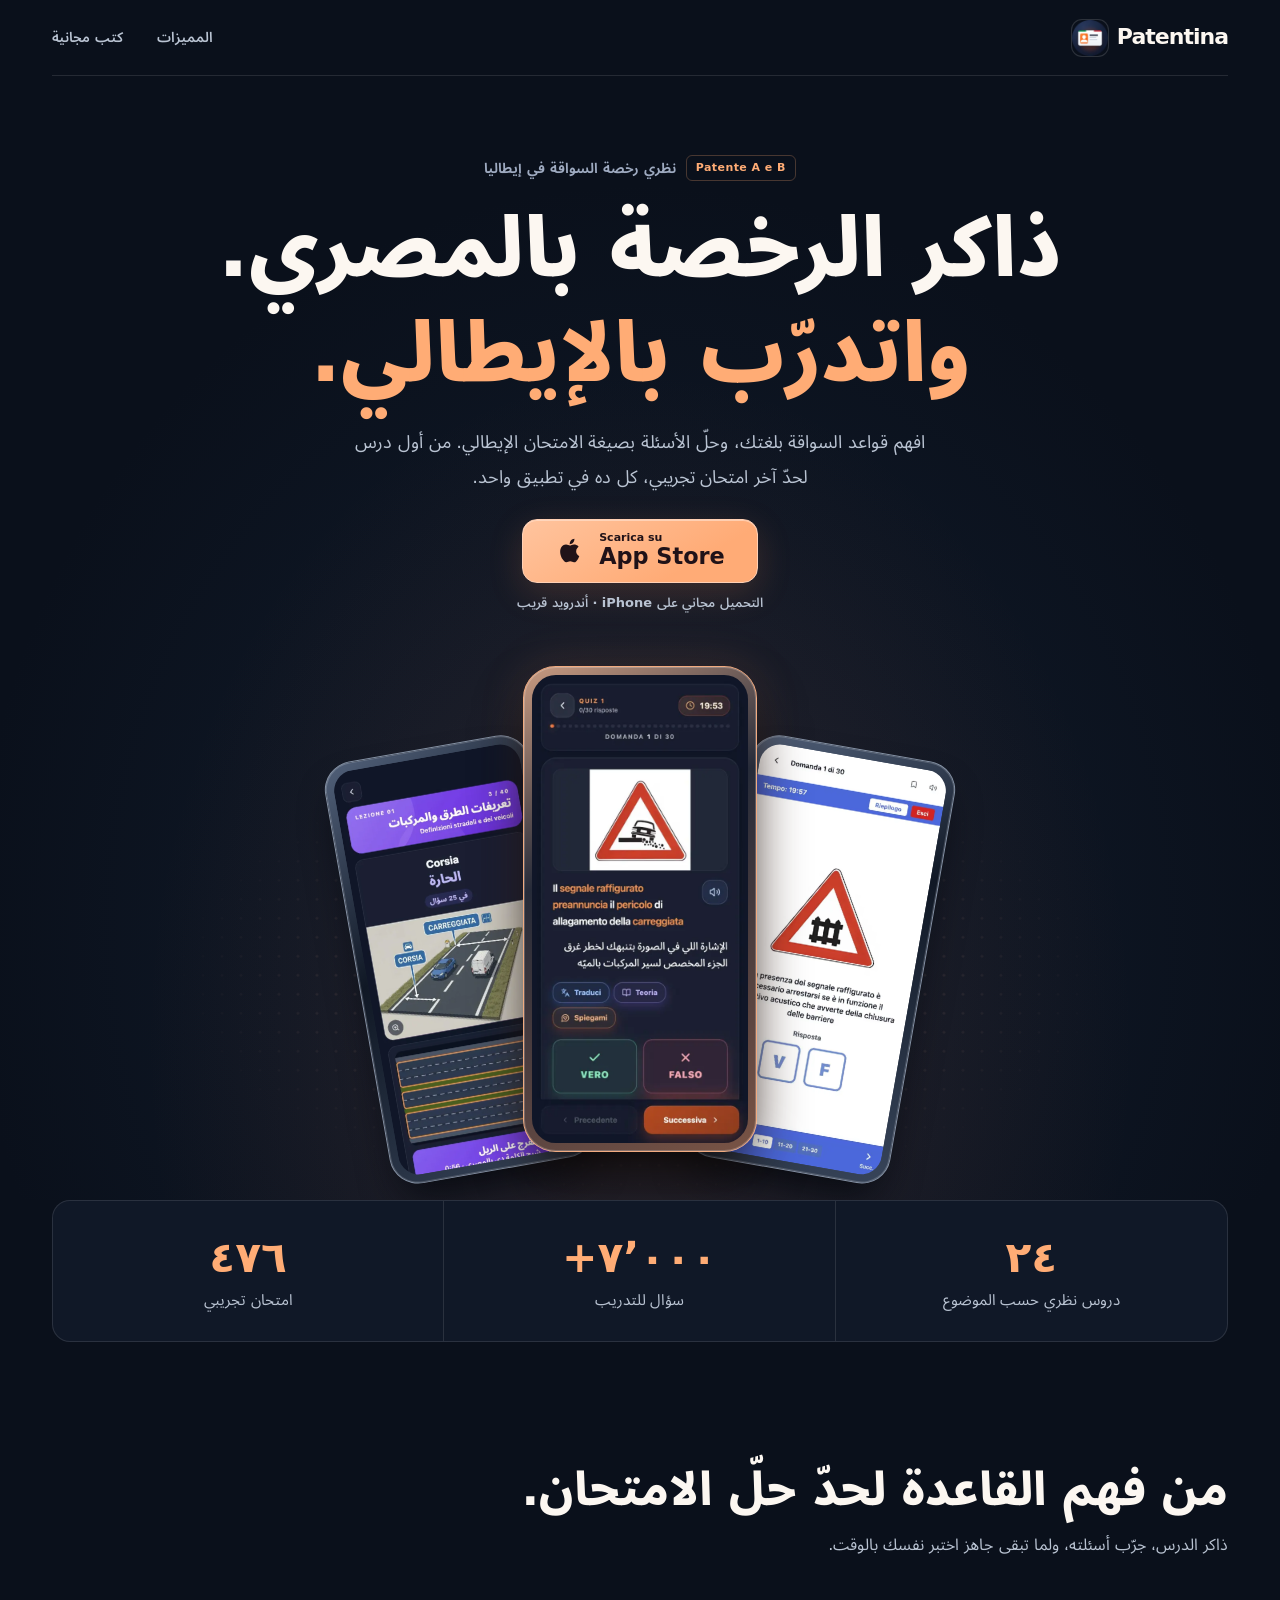
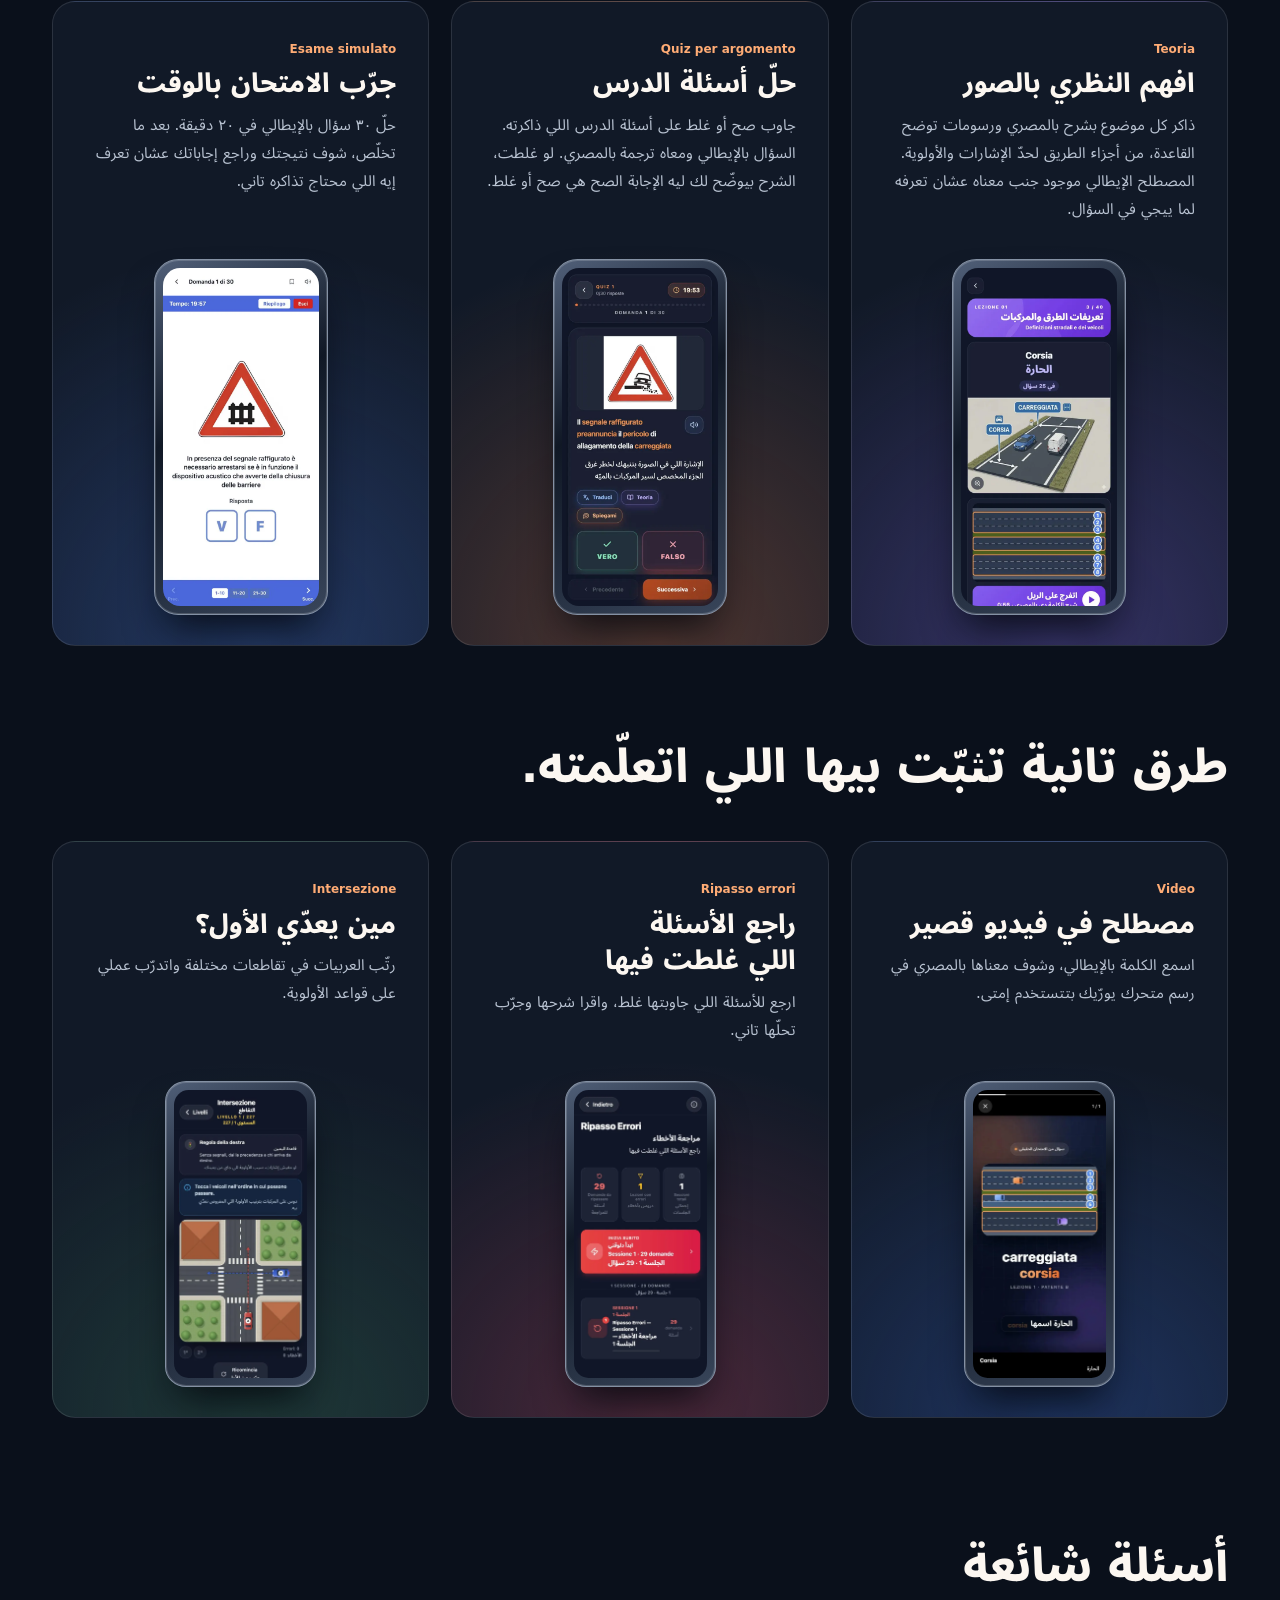
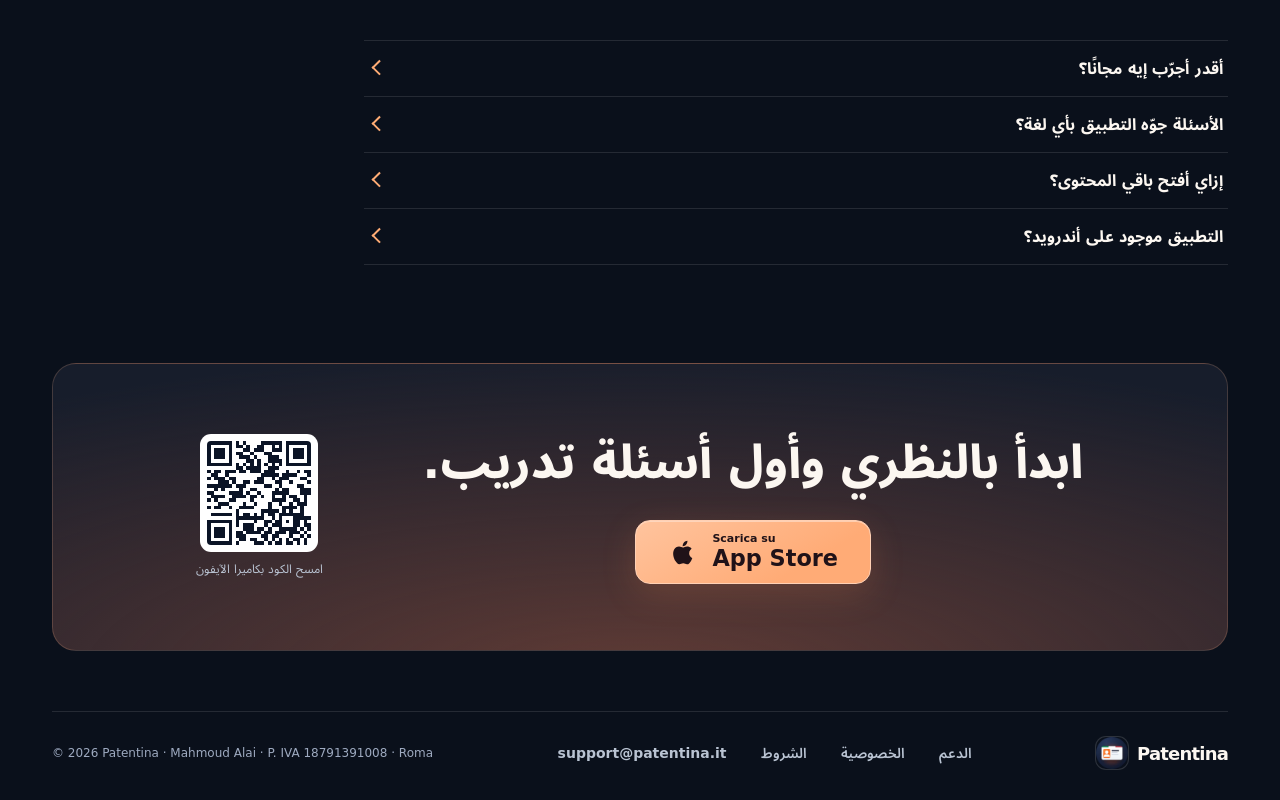
<file: index.html>
<!doctype html>
<html lang="ar-EG" dir="rtl">
<head>
  <meta charset="utf-8">
  <meta name="viewport" content="width=device-width, initial-scale=1">
  <title>Patentina — نزّل التطبيق</title>
  <meta name="theme-color" content="#0a101b">
  <link rel="canonical" href="https://patentina.it/download/">
  <meta property="og:title" content="Patentina — La patente italiana, spiegata in arabo">
  <meta property="og:image" content="https://patentina.it/assets/og.jpg">
  <script>location.replace("/download/" + location.search + location.hash);</script>
  <noscript><meta http-equiv="refresh" content="0;url=/download/"></noscript>
  <link rel="stylesheet" href="/assets/landing.css">
</head>
<body>
  <main class="wrap route-page">
    <a class="button" href="/download/">نزّل Patentina</a>
  </main>
</body>
</html>
</file>
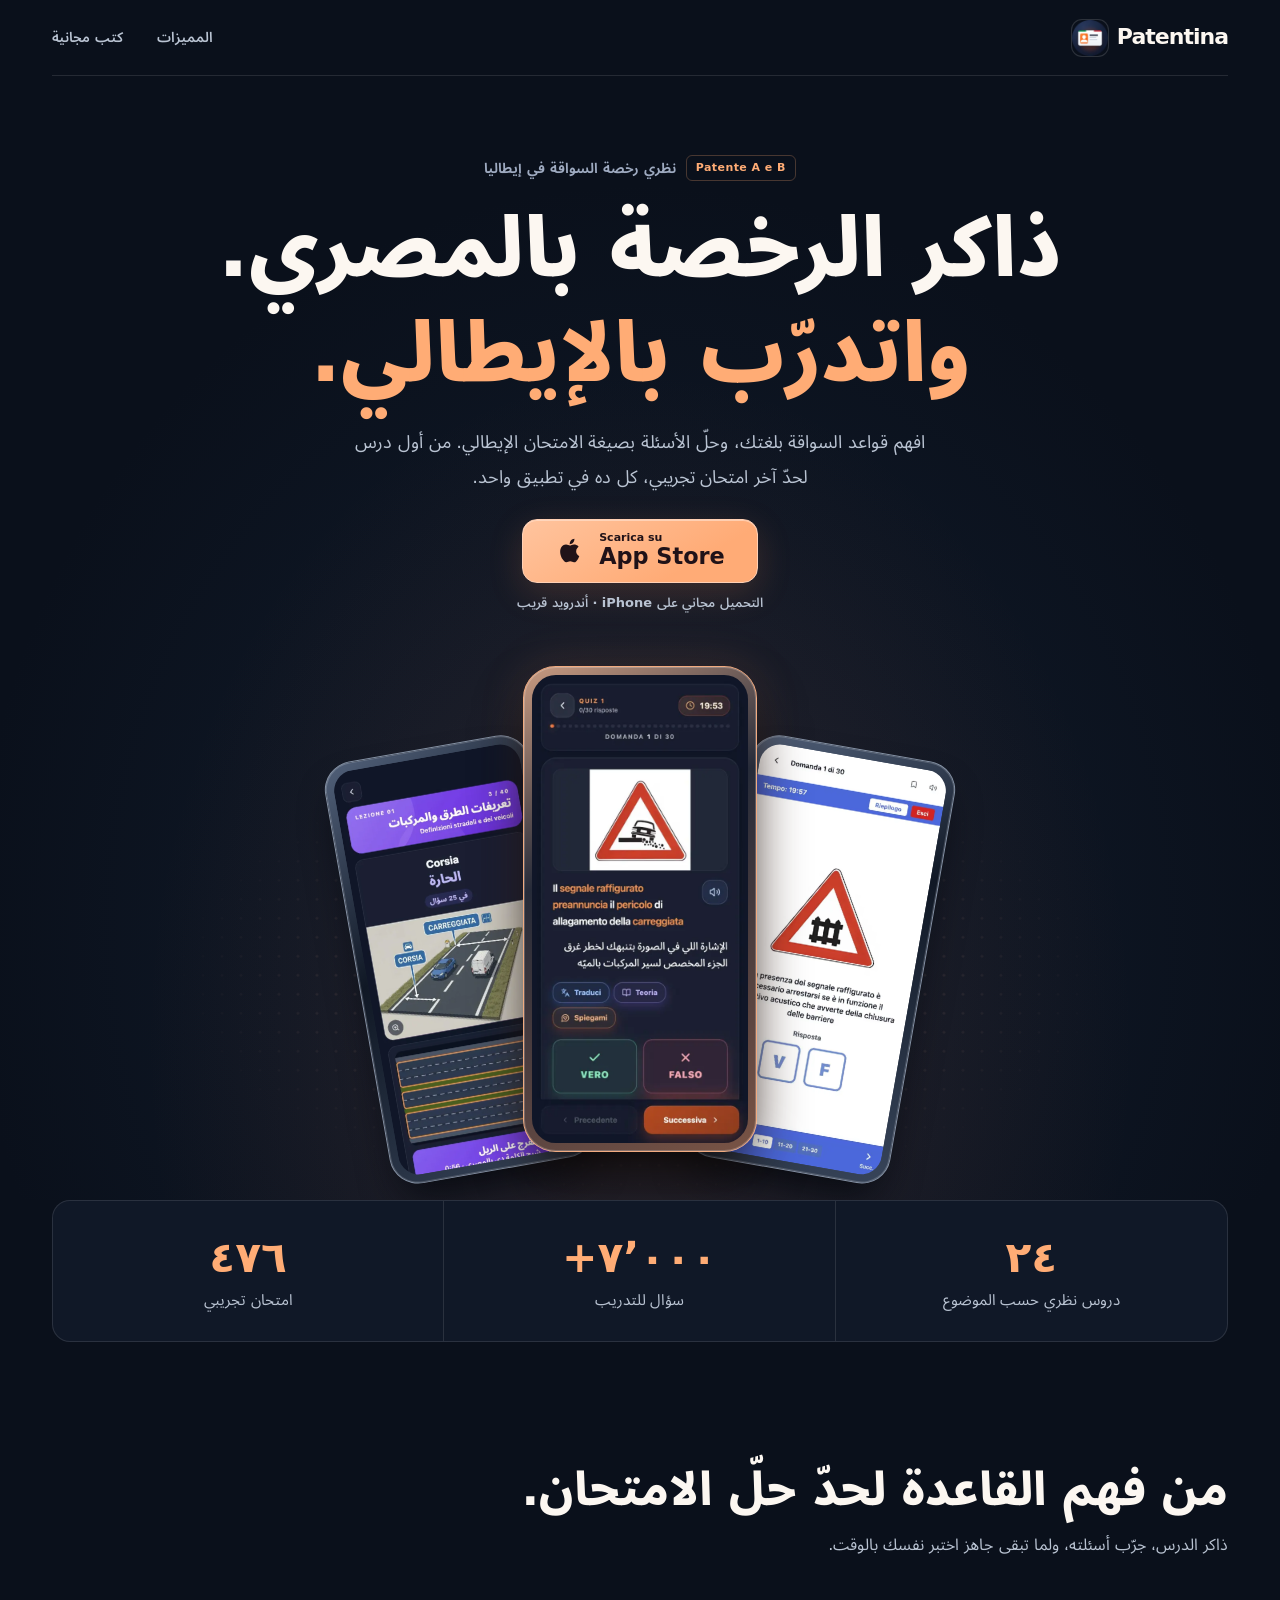
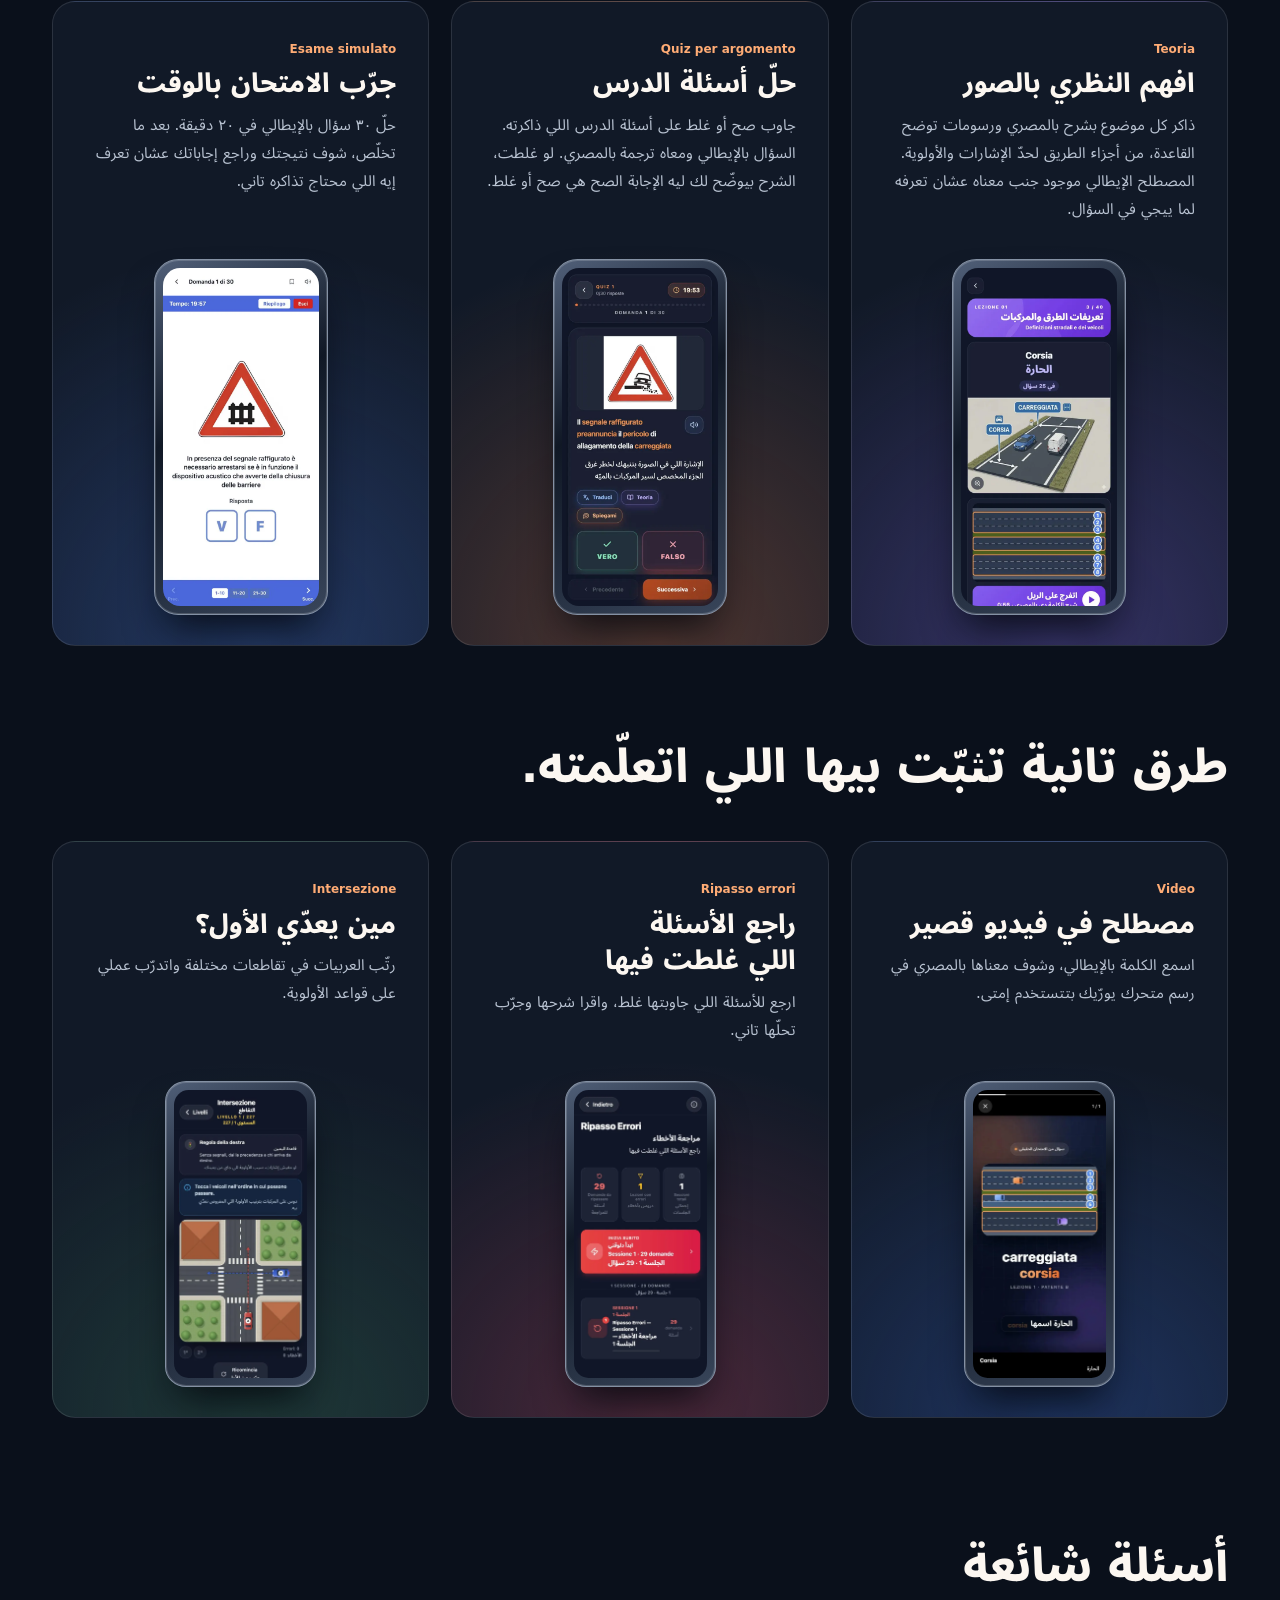
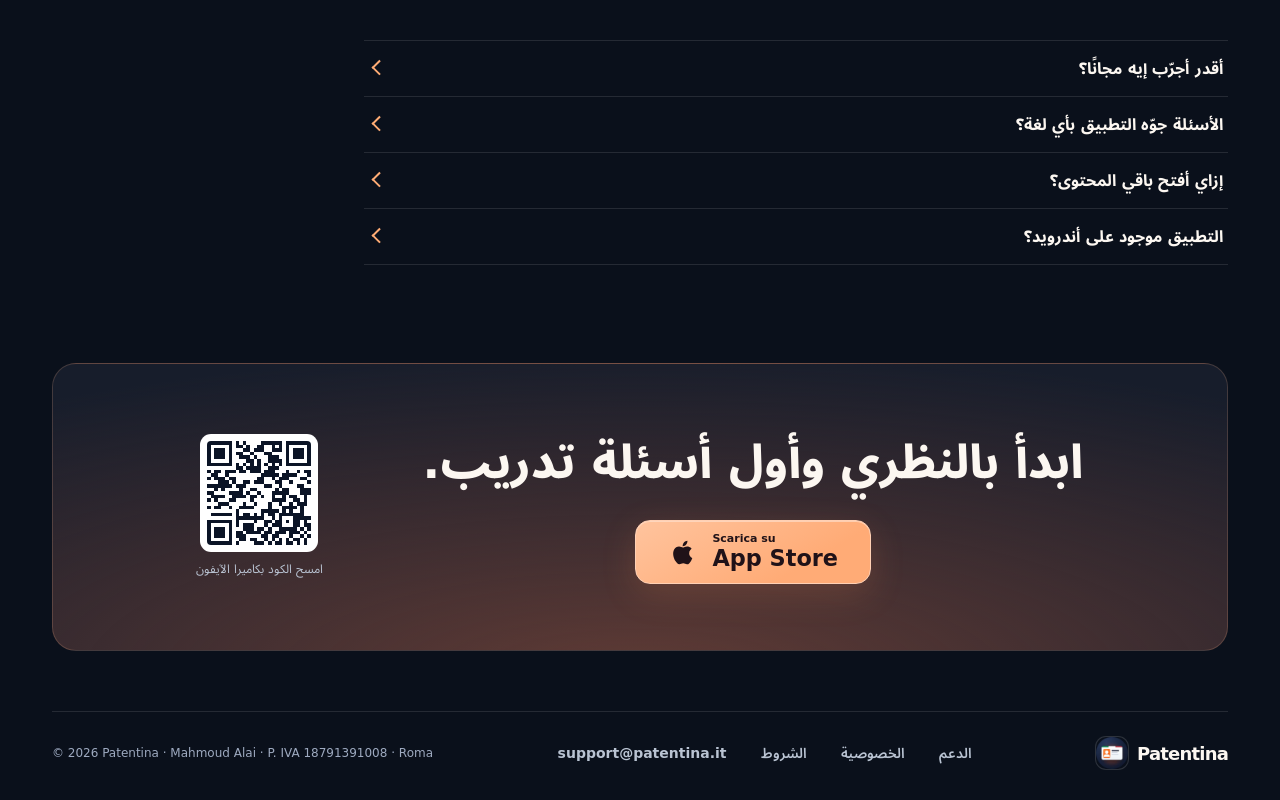
<file: download/index.html>
<!doctype html>
<html lang="ar-EG" dir="rtl">
<head>
  <meta charset="utf-8">
  <meta name="viewport" content="width=device-width, initial-scale=1, viewport-fit=cover">
  <title>Patentina | ذاكر رخصة السواقة الإيطالية بالمصري</title>
  <meta name="description" content="استعد لنظري رخصة السواقة الإيطالية مع Patentina. دروس وفيديوهات بالمصري، أكتر من ٧٬٠٠٠ سؤال بالإيطالي مع ترجمة، ومحاكاة للامتحان. نزّل التطبيق مجانًا على iPhone.">
  <meta name="theme-color" content="#0a101b">
  <link rel="canonical" href="https://patentina.it/download/">
  <meta property="og:type" content="website">
  <meta property="og:url" content="https://patentina.it/download/">
  <meta property="og:title" content="Patentina — La patente italiana, spiegata in arabo">
  <meta property="og:description" content="ذاكر نظري الرخصة الإيطالية بالمصري، واتدرّب على الأسئلة بالإيطالي.">
  <meta property="og:image" content="https://patentina.it/assets/og.jpg">
  <meta property="og:image:width" content="1200">
  <meta property="og:image:height" content="630">
  <meta name="twitter:card" content="summary_large_image">
  <meta name="apple-itunes-app" content="app-id=6827443573">
  <link rel="icon" href="/favicon.ico" sizes="any">
  <link rel="icon" type="image/png" sizes="32x32" href="/favicon-32.png">
  <link rel="apple-touch-icon" href="/apple-touch-icon.png">
  <link rel="preload" href="/assets/ar.woff2" as="font" type="font/woff2" crossorigin>
  <link rel="stylesheet" href="/assets/landing.css">
  <script src="/assets/landing.js" defer></script>
</head>
<body>
  <a class="skip-link" href="#main">روح للمحتوى</a>

  <header class="wrap header">
    <a class="brand" href="/download/" aria-label="Patentina">
      <img src="/assets/logo.webp" width="36" height="36" alt="">
      <span>Patentina</span>
    </a>
    <nav aria-label="القائمة">
      <a href="#features">المميزات</a>
      <a href="/library/">كتب مجانية</a>
    </nav>
  </header>

  <main id="main">
    <section class="hero" aria-labelledby="hero-title">
      <div class="wrap hero-copy">
        <p class="eyebrow"><bdi lang="it">Patente A e B</bdi><span>نظري رخصة السواقة في إيطاليا</span></p>
        <h1 id="hero-title">ذاكر الرخصة بالمصري.<br><span>واتدرّب بالإيطالي.</span></h1>
        <p class="hero-description">افهم قواعد السواقة بلغتك، وحلّ الأسئلة بصيغة الامتحان الإيطالي. من أول درس لحدّ آخر امتحان تجريبي، كل ده في تطبيق واحد.</p>
        <div class="download-actions" id="get">
          <a class="store-button" data-store href="https://apps.apple.com/it/app/patentina/id6827443573" lang="it" dir="ltr">
            <svg viewBox="0 0 24 24" aria-hidden="true"><path fill="currentColor" d="M16.37 12.6c-.02-2.3 1.88-3.4 1.96-3.46-1.07-1.56-2.73-1.78-3.32-1.8-1.41-.14-2.76.83-3.48.83-.72 0-1.83-.81-3-.79-1.55.02-2.97.9-3.77 2.28-1.6 2.79-.41 6.92 1.16 9.18.76 1.11 1.68 2.35 2.88 2.31 1.15-.05 1.59-.75 2.98-.75 1.39 0 1.78.75 3 .72 1.24-.02 2.03-1.12 2.79-2.24.87-1.29 1.23-2.53 1.25-2.6-.03-.01-2.4-.92-2.45-3.68zM14.08 5.83c.64-.77 1.07-1.85.95-2.92-.92.04-2.03.61-2.69 1.38-.59.68-1.11 1.77-.97 2.82 1.02.08 2.07-.52 2.71-1.28z"/></svg>
            <span><small>Scarica su</small><strong>App Store</strong></span>
          </a>
          <p>التحميل مجاني على <bdi lang="en">iPhone</bdi><span aria-hidden="true"> · </span>أندرويد قريب</p>
          <button class="text-button" type="button" data-store-help hidden>الستور مش بيفتح؟</button>
        </div>
      </div>

      <div class="hero-devices" dir="ltr" aria-label="شاشات من تطبيق Patentina" role="group">
        <div class="hero-orbit" aria-hidden="true"></div>
        <div class="device device-left">
          <img src="/assets/screens/theory.webp" width="540" height="1170" alt="درس نظري في Patentina عن الحارة، مع رسم توضيحي للطريق">
        </div>
        <div class="device device-center">
          <img src="/assets/screens/quiz.webp" width="540" height="1170" fetchpriority="high" alt="سؤال صح أو غلط عن طريق زلق، بالإيطالي ومعاه الترجمة بالمصري">
        </div>
        <div class="device device-right">
          <img src="/assets/screens/exam.webp" width="540" height="1170" alt="شاشة المحاكاة بالإيطالي، مع عداد الوقت وخيارات الإجابة">
        </div>
      </div>
    </section>

    <dl class="wrap stats" aria-label="المحتوى في أرقام">
      <div><dt>دروس نظري حسب الموضوع</dt><dd>٢٤</dd></div>
      <div><dt>سؤال للتدريب</dt><dd><bdi dir="ltr">+٧٬٠٠٠</bdi></dd></div>
      <div><dt>امتحان تجريبي</dt><dd>٤٧٦</dd></div>
    </dl>

    <section class="wrap features" id="features" aria-labelledby="features-title">
      <div class="section-heading">
        <h2 id="features-title">من فهم القاعدة لحدّ حلّ الامتحان.</h2>
        <p>ذاكر الدرس، جرّب أسئلته، ولما تبقى جاهز اختبر نفسك بالوقت.</p>
      </div>

      <div class="feature-grid">
        <article class="feature feature-theory">
          <div class="feature-copy">
            <span class="feature-tag" lang="it">Teoria</span>
            <h3>افهم النظري بالصور</h3>
            <p>ذاكر كل موضوع بشرح بالمصري ورسومات توضح القاعدة، من أجزاء الطريق لحدّ الإشارات والأولوية. المصطلح الإيطالي موجود جنب معناه عشان تعرفه لما ييجي في السؤال.</p>
          </div>
          <div class="feature-media">
            <div class="device"><img src="/assets/screens/theory.webp" width="540" height="1170" loading="lazy" decoding="async" alt="شرح الحارة بالمصري مع المصطلح الإيطالي ورسم لأجزاء الطريق"></div>
          </div>
        </article>

        <article class="feature feature-quiz">
          <div class="feature-copy">
            <span class="feature-tag" lang="it">Quiz per argomento</span>
            <h3>حلّ أسئلة الدرس</h3>
            <p>جاوب صح أو غلط على أسئلة الدرس اللي ذاكرته. السؤال بالإيطالي ومعاه ترجمة بالمصري. لو غلطت، الشرح بيوضّح لك ليه الإجابة الصح هي صح أو غلط.</p>
          </div>
          <div class="feature-media">
            <div class="device"><img src="/assets/screens/quiz.webp" width="540" height="1170" loading="lazy" decoding="async" alt="سؤال تدريب عن الطريق الزلق مع زرّين للإجابة ومصطلحات بالبرتقالي"></div>
          </div>
        </article>

        <article class="feature feature-exam">
          <div class="feature-copy">
            <span class="feature-tag" lang="it">Esame simulato</span>
            <h3>جرّب الامتحان بالوقت</h3>
            <p>حلّ ٣٠ سؤال بالإيطالي في ٢٠ دقيقة. بعد ما تخلّص، شوف نتيجتك وراجع إجاباتك عشان تعرف إيه اللي محتاج تذاكره تاني.</p>
          </div>
          <div class="feature-media">
            <div class="device"><img src="/assets/screens/exam.webp" width="540" height="1170" loading="lazy" decoding="async" alt="محاكاة تعرض سؤالًا من ٣٠، والوقت المتبقي وأرقام الأسئلة للتنقّل بينها"></div>
          </div>
        </article>
      </div>

      <div class="section-heading practice-heading">
        <h2>طرق تانية تثبّت بيها اللي اتعلّمته.</h2>
      </div>
      <div class="feature-grid practice-grid">
        <article class="feature feature-video">
          <div class="feature-copy">
            <span class="feature-tag" lang="it">Video</span>
            <h3>مصطلح في فيديو قصير</h3>
            <p>اسمع الكلمة بالإيطالي، وشوف معناها بالمصري في رسم متحرك يورّيك بتتستخدم إمتى.</p>
          </div>
          <div class="feature-media">
            <div class="device"><img src="/assets/screens/video.webp" width="540" height="1170" loading="lazy" decoding="async" alt="فيديو بيفرّق بين الحارة والجزء المخصص لسير العربيات"></div>
          </div>
        </article>

        <article class="feature feature-mistakes">
          <div class="feature-copy">
            <span class="feature-tag" lang="it">Ripasso errori</span>
            <h3>راجع الأسئلة اللي غلطت فيها</h3>
            <p>ارجع للأسئلة اللي جاوبتها غلط، واقرا شرحها وجرّب تحلّها تاني.</p>
          </div>
          <div class="feature-media">
            <div class="device"><img src="/assets/screens/mistakes.webp" width="540" height="1170" loading="lazy" decoding="async" alt="صفحة مراجعة الغلطات، فيها عدد الأسئلة وجلسات للمراجعة"></div>
          </div>
        </article>

        <article class="feature feature-game">
          <div class="feature-copy">
            <span class="feature-tag" lang="it">Intersezione</span>
            <h3>مين يعدّي الأول؟</h3>
            <p>رتّب العربيات في تقاطعات مختلفة واتدرّب عملي على قواعد الأولوية.</p>
          </div>
          <div class="feature-media">
            <div class="device"><img src="/assets/screens/game.webp" width="540" height="1170" loading="lazy" decoding="async" alt="لعبة الأولوية وفيها عربيات على تقاطع تقدر تختار ترتيب مرورها"></div>
          </div>
        </article>
      </div>
    </section>

    <section class="wrap faq" id="faq" aria-labelledby="faq-title">
      <div class="section-heading"><h2 id="faq-title">أسئلة شائعة</h2></div>
      <div class="faq-list">
        <details>
          <summary>أقدر أجرّب إيه مجانًا؟</summary>
          <p>التحميل مجاني. تقدر تبدأ بنظري الدرس الأول واختباراته، وأول ٥ امتحانات تجريبية، وأول ٥ مستويات في لعبة التقاطعات، وأول درس مفردات.</p>
        </details>
        <details>
          <summary>الأسئلة جوّه التطبيق بأي لغة؟</summary>
          <p>في التدريب، السؤال بيظهر بالإيطالي ومعاه الترجمة والشرح بالمصري. الامتحان التجريبي بيعرض الأسئلة بالإيطالي عشان تتعوّد على صيغة الامتحان.</p>
        </details>
        <details>
          <summary>إزاي أفتح باقي المحتوى؟</summary>
          <p>بريميوم بيفتح باقي الدروس والتدريب. تقدر تختار اشتراك شهري بيتجدّد تلقائيًا، أو تدفع مرة واحدة للوصول الدائم. السعر النهائي بيظهر في الستور قبل تأكيد الشراء.</p>
        </details>
        <details>
          <summary>التطبيق موجود على أندرويد؟</summary>
          <p>Patentina متاح حاليًا على <bdi lang="en">iPhone</bdi>. نسخة أندرويد لسه ما نزلتش للعامة.</p>
        </details>
      </div>
    </section>

    <section class="wrap" aria-labelledby="final-title">
      <div class="final">
        <div>
          <h2 id="final-title">ابدأ بالنظري وأول أسئلة تدريب.</h2>
          <div class="download-actions">
            <a class="store-button" data-store href="https://apps.apple.com/it/app/patentina/id6827443573" lang="it" dir="ltr">
              <svg viewBox="0 0 24 24" aria-hidden="true"><path fill="currentColor" d="M16.37 12.6c-.02-2.3 1.88-3.4 1.96-3.46-1.07-1.56-2.73-1.78-3.32-1.8-1.41-.14-2.76.83-3.48.83-.72 0-1.83-.81-3-.79-1.55.02-2.97.9-3.77 2.28-1.6 2.79-.41 6.92 1.16 9.18.76 1.11 1.68 2.35 2.88 2.31 1.15-.05 1.59-.75 2.98-.75 1.39 0 1.78.75 3 .72 1.24-.02 2.03-1.12 2.79-2.24.87-1.29 1.23-2.53 1.25-2.6-.03-.01-2.4-.92-2.45-3.68zM14.08 5.83c.64-.77 1.07-1.85.95-2.92-.92.04-2.03.61-2.69 1.38-.59.68-1.11 1.77-.97 2.82 1.02.08 2.07-.52 2.71-1.28z"/></svg>
              <span><small>Scarica su</small><strong>App Store</strong></span>
            </a>
          </div>
        </div>
        <figure class="download-qr">
          <img src="/assets/qr.svg" width="104" height="104" loading="lazy" alt="كود QR لصفحة تنزيل Patentina">
          <figcaption>امسح الكود بكاميرا الآيفون</figcaption>
        </figure>
      </div>
    </section>
  </main>

  <footer class="wrap footer">
    <a class="brand" href="/download/" aria-label="Patentina">
      <img src="/assets/logo.webp" width="32" height="32" loading="lazy" alt="">
      <span>Patentina</span>
    </a>
    <nav aria-label="الدعم والشروط">
      <a href="https://help.patentina.it/support.html">الدعم</a>
      <a href="https://help.patentina.it/privacy.html">الخصوصية</a>
      <a href="https://help.patentina.it/terms.html">الشروط</a>
      <a href="mailto:support@patentina.it" lang="en" dir="ltr">support@patentina.it</a>
    </nav>
    <p lang="it" dir="ltr">© 2026 Patentina · Mahmoud Alai · P. IVA 18791391008 · Roma</p>
  </footer>

  <dialog class="store-dialog" aria-labelledby="store-dialog-title">
    <form method="dialog">
      <button class="dialog-close" type="submit" aria-label="اقفل تعليمات التحميل" autofocus>×</button>
    </form>
    <h2 id="store-dialog-title">افتح الصفحة في المتصفح</h2>
    <p>لو الستور ما فتحش من جوّه التطبيق، افتح قائمة المشاركة أو <bdi>···</bdi> واختار <bdi lang="it">Apri nel browser</bdi> أو <bdi lang="en">Open in Safari</bdi>. بعدين اضغط على زرار التحميل تاني.</p>
    <label for="download-url">لينك التحميل</label>
    <input id="download-url" dir="ltr" type="url" value="https://patentina.it/download/" readonly>
    <div class="dialog-actions">
      <button class="button" type="button" data-copy>انسخ اللينك</button>
      <a class="button button-secondary" href="https://apps.apple.com/it/app/patentina/id6827443573">افتح صفحة <bdi lang="en">App Store</bdi></a>
    </div>
    <p class="copy-status" role="status"></p>
  </dialog>
</body>
</html>
</file>
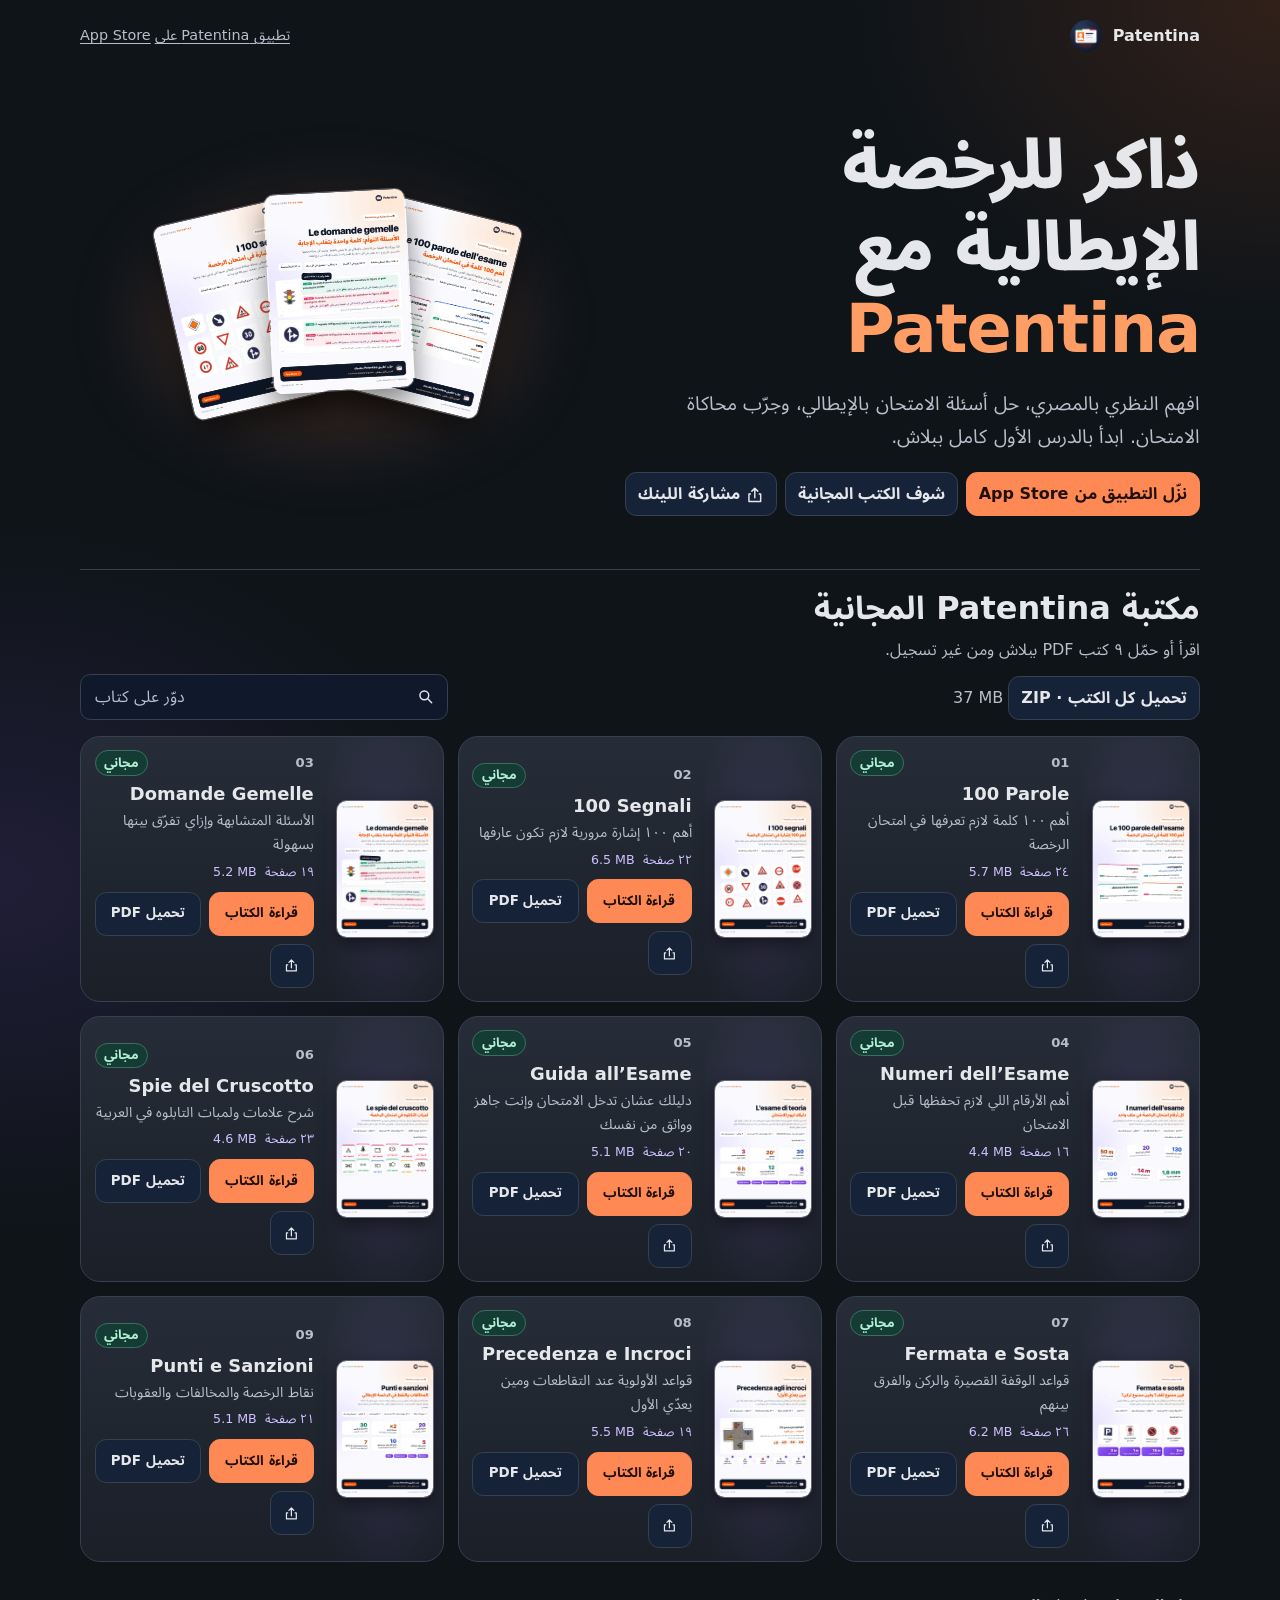
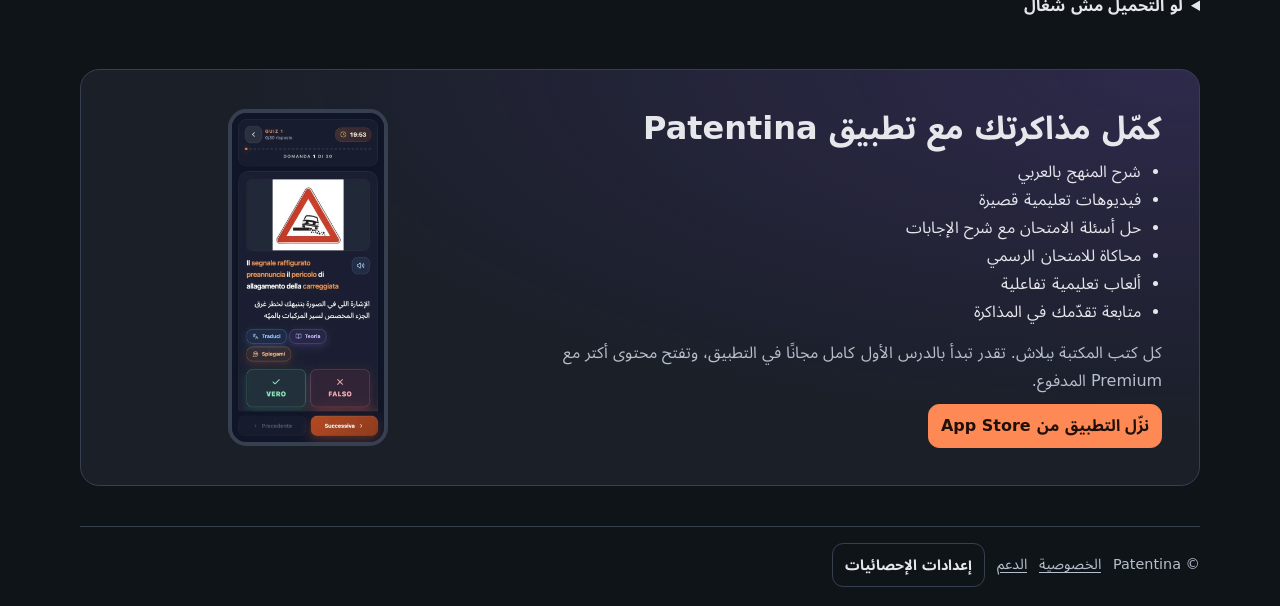
<file: library/index.html>
<!doctype html>
<html lang="ar-EG" dir="rtl">
<head>
<meta charset="utf-8">
<meta name="viewport" content="width=device-width, initial-scale=1, viewport-fit=cover">
<meta name="theme-color" content="#0f1419">
<meta name="referrer" content="strict-origin">
<meta name="description" content="نزّل تطبيق Patentina من App Store وابدأ مذاكرة امتحان الرخصة الإيطالية بالمصري. اقرأ أو حمّل ٩ كتب PDF مجانية. Libri PDF gratuiti per preparare la patente B in arabo egiziano.">
<meta name="robots" content="index,follow,max-image-preview:large">
<title>مكتبة Patentina المجانية | Patente B in arabo</title>
<link rel="canonical" href="https://patentina.it/library/">
<link rel="icon" href="/favicon.ico">
<link rel="stylesheet" href="/library/assets/library.css">
<meta property="og:type" content="website">
<meta property="og:locale" content="ar_EG">
<meta property="og:locale:alternate" content="it_IT">
<meta property="og:site_name" content="Patentina">
<meta property="og:title" content="مكتبة Patentina المجانية | Patente B in arabo">
<meta property="og:description" content="نزّل تطبيق Patentina من App Store وابدأ مذاكرة امتحان الرخصة الإيطالية بالمصري. اقرأ أو حمّل ٩ كتب PDF مجانية. Libri PDF gratuiti per preparare la patente B in arabo egiziano.">
<meta property="og:url" content="https://patentina.it/library/">
<meta property="og:image" content="https://patentina.it/library/assets/covers/d5b9e48517b4b3de/patentina-free-library.jpg">
<meta name="twitter:card" content="summary_large_image">
<script type="application/ld+json">{"@context":"https://schema.org","@type":"CollectionPage","name":"مكتبة Patentina المجانية | Patente B in arabo","description":"نزّل تطبيق Patentina من App Store وابدأ مذاكرة امتحان الرخصة الإيطالية بالمصري. اقرأ أو حمّل ٩ كتب PDF مجانية.","url":"https://patentina.it/library/","inLanguage":["ar-EG","it"],"mainEntity":{"@type":"ItemList","itemListElement":[{"@type":"ListItem","position":1,"item":{"@type":"Book","name":"100 Parole","url":"https://patentina.it/library/100-parole/"}},{"@type":"ListItem","position":2,"item":{"@type":"Book","name":"100 Segnali","url":"https://patentina.it/library/100-segnali/"}},{"@type":"ListItem","position":3,"item":{"@type":"Book","name":"Domande Gemelle","url":"https://patentina.it/library/domande-gemelle/"}},{"@type":"ListItem","position":4,"item":{"@type":"Book","name":"Numeri dell’Esame","url":"https://patentina.it/library/numeri-esame/"}},{"@type":"ListItem","position":5,"item":{"@type":"Book","name":"Guida all’Esame","url":"https://patentina.it/library/guida-esame/"}},{"@type":"ListItem","position":6,"item":{"@type":"Book","name":"Spie del Cruscotto","url":"https://patentina.it/library/spie-cruscotto/"}},{"@type":"ListItem","position":7,"item":{"@type":"Book","name":"Fermata e Sosta","url":"https://patentina.it/library/fermata-sosta/"}},{"@type":"ListItem","position":8,"item":{"@type":"Book","name":"Precedenza e Incroci","url":"https://patentina.it/library/precedenza-incroci/"}},{"@type":"ListItem","position":9,"item":{"@type":"Book","name":"Punti e Sanzioni","url":"https://patentina.it/library/punti-sanzioni/"}}]}}</script>
<script type="application/json" id="library-config">{"endpoint":"https://iqtdjkmtvyfmpiirvqnn.supabase.co/functions/v1/free-library","ogImage":"/library/assets/covers/d5b9e48517b4b3de/patentina-free-library.jpg"}</script>
<script type="module" src="/library/assets/library.mjs"></script>

</head>
<body>
<a class="skip" href="#main">انطّ للمحتوى</a>
<header class="wrap top">
  <a class="brand" href="/library/"><img src="/library/assets/logo.png" width="32" height="32" alt=""><bdi lang="it">Patentina</bdi></a>
  <a class="top-link" href="https://apps.apple.com/it/app/patentina/id6827443573" data-store-fallback="https://patentina.it/download" data-event="app_cta">تطبيق Patentina على <bdi lang="en">App Store</bdi></a>
</header>
<main class="wrap" id="main"><section class="hero">
    <div><h1>ذاكر للرخصة الإيطالية مع <em><bdi lang="it">Patentina</bdi></em></h1>
    <p class="hero-description">افهم النظري بالمصري، حل أسئلة الامتحان بالإيطالي، وجرّب محاكاة الامتحان. ابدأ بالدرس الأول كامل ببلاش.</p>
    <div class="actions"><a class="btn btn-primary" href="https://apps.apple.com/it/app/patentina/id6827443573" data-store-fallback="https://patentina.it/download" data-event="app_cta">نزّل التطبيق من <bdi lang="en">App Store</bdi></a>
    <a class="btn" href="#books">شوف الكتب المجانية</a><button hidden class="btn" type="button" data-share="/library/" data-title="مكتبة Patentina المجانية | Patente B in arabo"><svg viewBox="0 0 24 24" fill="none" stroke="currentColor" stroke-width="2" stroke-linecap="round" stroke-linejoin="round" aria-hidden="true"><path d="M12 16V3m-4 4 4-4 4 4M6 11H4v10h16V11h-2"/></svg> مشاركة اللينك</button></div></div>
    <div class="book-stack" aria-hidden="true"><img src="/library/assets/covers/5f0251c19d21baeb/100-segnali.webp" width="440" height="623" alt=""><img src="/library/assets/covers/894dcc1df8027f86/100-parole.webp" width="440" height="623" alt=""><img src="/library/assets/covers/827e4eb699efa2cb/domande-gemelle.webp" width="440" height="623" alt=""></div>
  </section>
  <section id="books" aria-labelledby="books-heading">
    <div class="section-head">
      <div><h2 id="books-heading">مكتبة <bdi lang="it">Patentina</bdi> المجانية</h2><p>اقرأ أو حمّل ٩ كتب PDF ببلاش ومن غير تسجيل.</p><p><a class="btn" href="/library/assets/files/1e47f155474f4d12/Patentina-Free-Library.zip" download="Patentina-Free-Library.zip" data-attachment="/library/assets/files/1e47f155474f4d12/Patentina-Free-Library.zip" data-event="download_all_request">تحميل كل الكتب · ZIP</a> <bdi lang="en" class="asset-size">37 MB</bdi></p></div>
      <label class="search" hidden><svg viewBox="0 0 24 24" fill="none" stroke="currentColor" stroke-width="2" stroke-linecap="round" stroke-linejoin="round" aria-hidden="true"><circle cx="10" cy="10" r="6"/><path d="m15 15 5 5"/></svg><span class="sr-only">دوّر على كتاب بالعربي أو بالإيطالي</span>
      <input type="search" id="search" dir="auto" placeholder="دوّر على كتاب"></label>
    </div>
    <p id="search-status" role="status" class="sr-only"></p>
    <p class="notice" id="search-empty" hidden>مفيش كتب مطابقة. جرّب كلمة تانية بالعربي أو بالإيطالي.</p>
    <div class="grid"><article class="card" data-book="100-parole" data-search="100 Parole أهم ١٠٠ كلمة لازم تعرفها في امتحان الرخصة مصطلحات كلمات مفردات vocabolario termini">
    <a class="card-image" href="/library/100-parole/" aria-label="تفاصيل كتاب 100 Parole"><img src="/library/assets/covers/894dcc1df8027f86/100-parole.webp" width="440" height="623" alt=""></a>
    <div class="card-copy">
      <div class="card-meta"><span class="number">01</span><span class="free-label">مجاني</span></div>
      <h3><a href="/library/100-parole/"><bdi lang="it">100 Parole</bdi></a></h3>
      <p>أهم ١٠٠ كلمة لازم تعرفها في امتحان الرخصة</p>
      <span class="size"><span>٢٤ صفحة</span> <bdi lang="en">5.7 MB</bdi></span>
      <div class="actions">
        <a class="btn btn-primary" href="/library/100-parole/#reader" data-event="read_click">قراءة الكتاب</a>
        <a class="btn" href="/library/assets/files/f0634a1529a2a132/Patentina-100-parole-patente.pdf" download="Patentina-100-parole-patente.pdf" data-attachment="/library/assets/files/f0634a1529a2a132/Patentina-100-parole-patente.pdf" data-event="download_request">تحميل PDF</a>
        <button hidden class="btn share-mini" type="button" data-share="/library/100-parole/" data-title="100 Parole" aria-label="شارك كتاب 100 Parole"><svg viewBox="0 0 24 24" fill="none" stroke="currentColor" stroke-width="2" stroke-linecap="round" stroke-linejoin="round" aria-hidden="true"><path d="M12 16V3m-4 4 4-4 4 4M6 11H4v10h16V11h-2"/></svg></button>
      </div>
    </div>
  </article>
<article class="card" data-book="100-segnali" data-search="100 Segnali أهم ١٠٠ إشارة مرورية لازم تكون عارفها علامات اشارات لافتات cartelli segnaletica">
    <a class="card-image" href="/library/100-segnali/" aria-label="تفاصيل كتاب 100 Segnali"><img src="/library/assets/covers/5f0251c19d21baeb/100-segnali.webp" width="440" height="623" alt=""></a>
    <div class="card-copy">
      <div class="card-meta"><span class="number">02</span><span class="free-label">مجاني</span></div>
      <h3><a href="/library/100-segnali/"><bdi lang="it">100 Segnali</bdi></a></h3>
      <p>أهم ١٠٠ إشارة مرورية لازم تكون عارفها</p>
      <span class="size"><span>٢٢ صفحة</span> <bdi lang="en">6.5 MB</bdi></span>
      <div class="actions">
        <a class="btn btn-primary" href="/library/100-segnali/#reader" data-event="read_click">قراءة الكتاب</a>
        <a class="btn" href="/library/assets/files/222030c710a2c888/Patentina-100-segnali.pdf" download="Patentina-100-segnali.pdf" data-attachment="/library/assets/files/222030c710a2c888/Patentina-100-segnali.pdf" data-event="download_request">تحميل PDF</a>
        <button hidden class="btn share-mini" type="button" data-share="/library/100-segnali/" data-title="100 Segnali" aria-label="شارك كتاب 100 Segnali"><svg viewBox="0 0 24 24" fill="none" stroke="currentColor" stroke-width="2" stroke-linecap="round" stroke-linejoin="round" aria-hidden="true"><path d="M12 16V3m-4 4 4-4 4 4M6 11H4v10h16V11h-2"/></svg></button>
      </div>
    </div>
  </article>
<article class="card" data-book="domande-gemelle" data-search="Domande Gemelle الأسئلة المتشابهة وإزاي تفرّق بينها بسهولة اسئلة توأم امتحان quiz trabocchetti">
    <a class="card-image" href="/library/domande-gemelle/" aria-label="تفاصيل كتاب Domande Gemelle"><img src="/library/assets/covers/827e4eb699efa2cb/domande-gemelle.webp" width="440" height="623" alt=""></a>
    <div class="card-copy">
      <div class="card-meta"><span class="number">03</span><span class="free-label">مجاني</span></div>
      <h3><a href="/library/domande-gemelle/"><bdi lang="it">Domande Gemelle</bdi></a></h3>
      <p>الأسئلة المتشابهة وإزاي تفرّق بينها بسهولة</p>
      <span class="size"><span>١٩ صفحة</span> <bdi lang="en">5.2 MB</bdi></span>
      <div class="actions">
        <a class="btn btn-primary" href="/library/domande-gemelle/#reader" data-event="read_click">قراءة الكتاب</a>
        <a class="btn" href="/library/assets/files/a0132965ebaa468c/Patentina-domande-gemelle.pdf" download="Patentina-domande-gemelle.pdf" data-attachment="/library/assets/files/a0132965ebaa468c/Patentina-domande-gemelle.pdf" data-event="download_request">تحميل PDF</a>
        <button hidden class="btn share-mini" type="button" data-share="/library/domande-gemelle/" data-title="Domande Gemelle" aria-label="شارك كتاب Domande Gemelle"><svg viewBox="0 0 24 24" fill="none" stroke="currentColor" stroke-width="2" stroke-linecap="round" stroke-linejoin="round" aria-hidden="true"><path d="M12 16V3m-4 4 4-4 4 4M6 11H4v10h16V11h-2"/></svg></button>
      </div>
    </div>
  </article>
<article class="card" data-book="numeri-esame" data-search="Numeri dell’Esame أهم الأرقام اللي لازم تحفظها قبل الامتحان ارقام سرعات velocità limiti">
    <a class="card-image" href="/library/numeri-esame/" aria-label="تفاصيل كتاب Numeri dell’Esame"><img src="/library/assets/covers/70566743e5f6db2e/numeri-esame.webp" width="440" height="623" alt="" loading="lazy" decoding="async"></a>
    <div class="card-copy">
      <div class="card-meta"><span class="number">04</span><span class="free-label">مجاني</span></div>
      <h3><a href="/library/numeri-esame/"><bdi lang="it">Numeri dell’Esame</bdi></a></h3>
      <p>أهم الأرقام اللي لازم تحفظها قبل الامتحان</p>
      <span class="size"><span>١٦ صفحة</span> <bdi lang="en">4.4 MB</bdi></span>
      <div class="actions">
        <a class="btn btn-primary" href="/library/numeri-esame/#reader" data-event="read_click">قراءة الكتاب</a>
        <a class="btn" href="/library/assets/files/52fd6d801c1c4dc9/Patentina-numeri-esame.pdf" download="Patentina-numeri-esame.pdf" data-attachment="/library/assets/files/52fd6d801c1c4dc9/Patentina-numeri-esame.pdf" data-event="download_request">تحميل PDF</a>
        <button hidden class="btn share-mini" type="button" data-share="/library/numeri-esame/" data-title="Numeri dell’Esame" aria-label="شارك كتاب Numeri dell’Esame"><svg viewBox="0 0 24 24" fill="none" stroke="currentColor" stroke-width="2" stroke-linecap="round" stroke-linejoin="round" aria-hidden="true"><path d="M12 16V3m-4 4 4-4 4 4M6 11H4v10h16V11h-2"/></svg></button>
      </div>
    </div>
  </article>
<article class="card" data-book="guida-esame" data-search="Guida all’Esame دليلك عشان تدخل الامتحان وإنت جاهز وواثق من نفسك الامتحان النظري أوراق إجراءات teoria documenti">
    <a class="card-image" href="/library/guida-esame/" aria-label="تفاصيل كتاب Guida all’Esame"><img src="/library/assets/covers/8225adfbc499e0be/guida-esame.webp" width="440" height="623" alt="" loading="lazy" decoding="async"></a>
    <div class="card-copy">
      <div class="card-meta"><span class="number">05</span><span class="free-label">مجاني</span></div>
      <h3><a href="/library/guida-esame/"><bdi lang="it">Guida all’Esame</bdi></a></h3>
      <p>دليلك عشان تدخل الامتحان وإنت جاهز وواثق من نفسك</p>
      <span class="size"><span>٢٠ صفحة</span> <bdi lang="en">5.1 MB</bdi></span>
      <div class="actions">
        <a class="btn btn-primary" href="/library/guida-esame/#reader" data-event="read_click">قراءة الكتاب</a>
        <a class="btn" href="/library/assets/files/b5fcffd9a3eedbb9/Patentina-guida-esame.pdf" download="Patentina-guida-esame.pdf" data-attachment="/library/assets/files/b5fcffd9a3eedbb9/Patentina-guida-esame.pdf" data-event="download_request">تحميل PDF</a>
        <button hidden class="btn share-mini" type="button" data-share="/library/guida-esame/" data-title="Guida all’Esame" aria-label="شارك كتاب Guida all’Esame"><svg viewBox="0 0 24 24" fill="none" stroke="currentColor" stroke-width="2" stroke-linecap="round" stroke-linejoin="round" aria-hidden="true"><path d="M12 16V3m-4 4 4-4 4 4M6 11H4v10h16V11h-2"/></svg></button>
      </div>
    </div>
  </article>
<article class="card" data-book="spie-cruscotto" data-search="Spie del Cruscotto شرح علامات ولمبات التابلوه في العربية الطبلون لمبات motore avvisi">
    <a class="card-image" href="/library/spie-cruscotto/" aria-label="تفاصيل كتاب Spie del Cruscotto"><img src="/library/assets/covers/816994027d1992e5/spie-cruscotto.webp" width="440" height="623" alt="" loading="lazy" decoding="async"></a>
    <div class="card-copy">
      <div class="card-meta"><span class="number">06</span><span class="free-label">مجاني</span></div>
      <h3><a href="/library/spie-cruscotto/"><bdi lang="it">Spie del Cruscotto</bdi></a></h3>
      <p>شرح علامات ولمبات التابلوه في العربية</p>
      <span class="size"><span>٢٣ صفحة</span> <bdi lang="en">4.6 MB</bdi></span>
      <div class="actions">
        <a class="btn btn-primary" href="/library/spie-cruscotto/#reader" data-event="read_click">قراءة الكتاب</a>
        <a class="btn" href="/library/assets/files/64a90e7a5a4dc424/Patentina-spie-cruscotto.pdf" download="Patentina-spie-cruscotto.pdf" data-attachment="/library/assets/files/64a90e7a5a4dc424/Patentina-spie-cruscotto.pdf" data-event="download_request">تحميل PDF</a>
        <button hidden class="btn share-mini" type="button" data-share="/library/spie-cruscotto/" data-title="Spie del Cruscotto" aria-label="شارك كتاب Spie del Cruscotto"><svg viewBox="0 0 24 24" fill="none" stroke="currentColor" stroke-width="2" stroke-linecap="round" stroke-linejoin="round" aria-hidden="true"><path d="M12 16V3m-4 4 4-4 4 4M6 11H4v10h16V11h-2"/></svg></button>
      </div>
    </div>
  </article>
<article class="card" data-book="fermata-sosta" data-search="Fermata e Sosta قواعد الوقفة القصيرة والركن والفرق بينهم وقوف انتظار parcheggio">
    <a class="card-image" href="/library/fermata-sosta/" aria-label="تفاصيل كتاب Fermata e Sosta"><img src="/library/assets/covers/5bacb3bb0b583fcd/fermata-sosta.webp" width="440" height="623" alt="" loading="lazy" decoding="async"></a>
    <div class="card-copy">
      <div class="card-meta"><span class="number">07</span><span class="free-label">مجاني</span></div>
      <h3><a href="/library/fermata-sosta/"><bdi lang="it">Fermata e Sosta</bdi></a></h3>
      <p>قواعد الوقفة القصيرة والركن والفرق بينهم</p>
      <span class="size"><span>٢٦ صفحة</span> <bdi lang="en">6.2 MB</bdi></span>
      <div class="actions">
        <a class="btn btn-primary" href="/library/fermata-sosta/#reader" data-event="read_click">قراءة الكتاب</a>
        <a class="btn" href="/library/assets/files/0433cbfa85fb4279/Patentina-fermata-sosta.pdf" download="Patentina-fermata-sosta.pdf" data-attachment="/library/assets/files/0433cbfa85fb4279/Patentina-fermata-sosta.pdf" data-event="download_request">تحميل PDF</a>
        <button hidden class="btn share-mini" type="button" data-share="/library/fermata-sosta/" data-title="Fermata e Sosta" aria-label="شارك كتاب Fermata e Sosta"><svg viewBox="0 0 24 24" fill="none" stroke="currentColor" stroke-width="2" stroke-linecap="round" stroke-linejoin="round" aria-hidden="true"><path d="M12 16V3m-4 4 4-4 4 4M6 11H4v10h16V11h-2"/></svg></button>
      </div>
    </div>
  </article>
<article class="card" data-book="precedenza-incroci" data-search="Precedenza e Incroci قواعد الأولوية عند التقاطعات ومين يعدّي الأول الأسبقية التقاطع الدوار rotatoria intersezioni">
    <a class="card-image" href="/library/precedenza-incroci/" aria-label="تفاصيل كتاب Precedenza e Incroci"><img src="/library/assets/covers/e55f4bffcb84137b/precedenza-incroci.webp" width="440" height="623" alt="" loading="lazy" decoding="async"></a>
    <div class="card-copy">
      <div class="card-meta"><span class="number">08</span><span class="free-label">مجاني</span></div>
      <h3><a href="/library/precedenza-incroci/"><bdi lang="it">Precedenza e Incroci</bdi></a></h3>
      <p>قواعد الأولوية عند التقاطعات ومين يعدّي الأول</p>
      <span class="size"><span>١٩ صفحة</span> <bdi lang="en">5.5 MB</bdi></span>
      <div class="actions">
        <a class="btn btn-primary" href="/library/precedenza-incroci/#reader" data-event="read_click">قراءة الكتاب</a>
        <a class="btn" href="/library/assets/files/4c92a3bb7a9e0f9e/Patentina-precedenza-incroci.pdf" download="Patentina-precedenza-incroci.pdf" data-attachment="/library/assets/files/4c92a3bb7a9e0f9e/Patentina-precedenza-incroci.pdf" data-event="download_request">تحميل PDF</a>
        <button hidden class="btn share-mini" type="button" data-share="/library/precedenza-incroci/" data-title="Precedenza e Incroci" aria-label="شارك كتاب Precedenza e Incroci"><svg viewBox="0 0 24 24" fill="none" stroke="currentColor" stroke-width="2" stroke-linecap="round" stroke-linejoin="round" aria-hidden="true"><path d="M12 16V3m-4 4 4-4 4 4M6 11H4v10h16V11h-2"/></svg></button>
      </div>
    </div>
  </article>
<article class="card" data-book="punti-sanzioni" data-search="Punti e Sanzioni نقاط الرخصة والمخالفات والعقوبات نقط غرامة multa multe infrazioni">
    <a class="card-image" href="/library/punti-sanzioni/" aria-label="تفاصيل كتاب Punti e Sanzioni"><img src="/library/assets/covers/59235bb49e27d147/punti-sanzioni.webp" width="440" height="623" alt="" loading="lazy" decoding="async"></a>
    <div class="card-copy">
      <div class="card-meta"><span class="number">09</span><span class="free-label">مجاني</span></div>
      <h3><a href="/library/punti-sanzioni/"><bdi lang="it">Punti e Sanzioni</bdi></a></h3>
      <p>نقاط الرخصة والمخالفات والعقوبات</p>
      <span class="size"><span>٢١ صفحة</span> <bdi lang="en">5.1 MB</bdi></span>
      <div class="actions">
        <a class="btn btn-primary" href="/library/punti-sanzioni/#reader" data-event="read_click">قراءة الكتاب</a>
        <a class="btn" href="/library/assets/files/3f0447f5caca0f77/Patentina-punti-sanzioni.pdf" download="Patentina-punti-sanzioni.pdf" data-attachment="/library/assets/files/3f0447f5caca0f77/Patentina-punti-sanzioni.pdf" data-event="download_request">تحميل PDF</a>
        <button hidden class="btn share-mini" type="button" data-share="/library/punti-sanzioni/" data-title="Punti e Sanzioni" aria-label="شارك كتاب Punti e Sanzioni"><svg viewBox="0 0 24 24" fill="none" stroke="currentColor" stroke-width="2" stroke-linecap="round" stroke-linejoin="round" aria-hidden="true"><path d="M12 16V3m-4 4 4-4 4 4M6 11H4v10h16V11h-2"/></svg></button>
      </div>
    </div>
  </article></div>
  </section>
  <details class="help" id="download-help">
    <summary>لو التحميل مش شغال</summary>
    <p>افتح الصفحة في <bdi lang="en">Safari</bdi> أو <bdi lang="en">Chrome</bdi> وحمّل الكتاب بسهولة.</p>
    <ul>
      <li>من تيك توك أو إنستجرام أو فيسبوك، دوس على النقط التلاتة واختار «فتح في المتصفح» لو الاختيار موجود. لو مش ظاهر، انسخ اللينك وافتحه بنفسك.</li>
      <li><bdi lang="en">iPhone</bdi> لو الكتاب اتفتح للمعاينة، دوس على «مشاركة» وبعدين «حفظ في الملفات».</li>
      <li><bdi lang="en">Android</bdi> لو الكتاب اتفتح للمعاينة، دوس على زر التحميل أو اختار «تنزيل» من قايمة المتصفح. هتلاقيه في التنزيلات.</li>
    </ul>
    <button hidden class="btn" type="button" data-share="/library/" data-title="Patentina"><svg viewBox="0 0 24 24" fill="none" stroke="currentColor" stroke-width="2" stroke-linecap="round" stroke-linejoin="round" aria-hidden="true"><path d="M12 16V3m-4 4 4-4 4 4M6 11H4v10h16V11h-2"/></svg> مشاركة اللينك</button>
  </details><section class="app" aria-labelledby="app-heading">
  <div><h2 id="app-heading">كمّل مذاكرتك مع تطبيق <bdi lang="it">Patentina</bdi></h2>
  <ul><li>شرح المنهج بالعربي</li><li>فيديوهات تعليمية قصيرة</li><li>حل أسئلة الامتحان مع شرح الإجابات</li>
  <li>محاكاة للامتحان الرسمي</li><li>ألعاب تعليمية تفاعلية</li><li>متابعة تقدّمك في المذاكرة</li></ul>
  <p>كل كتب المكتبة ببلاش. تقدر تبدأ بالدرس الأول كامل مجانًا في التطبيق، وتفتح محتوى أكتر مع <bdi lang="en">Premium</bdi> المدفوع.</p>
  <a class="btn btn-primary" href="https://apps.apple.com/it/app/patentina/id6827443573" data-store-fallback="https://patentina.it/download" data-event="app_cta">نزّل التطبيق من <bdi lang="en">App Store</bdi></a></div>
  <img src="/assets/screens/quiz.webp" width="323" height="700" alt="شاشة حل أسئلة الامتحان في تطبيق Patentina" loading="lazy" decoding="async">
</section></main>
<footer class="wrap foot">
  <span>© <bdi lang="it">Patentina</bdi></span>
  <a href="https://help.patentina.it/privacy.html">الخصوصية</a>
  <a href="mailto:support@patentina.it">الدعم</a>
  <button hidden class="btn btn-text" type="button" data-analytics>إعدادات الإحصائيات</button>
</footer>
<dialog id="share-dialog" aria-labelledby="share-title">
  <h2 id="share-title">شارك اللينك</h2>
  <label for="share-url">لينك المشاركة</label>
  <input id="share-url" readonly>
  <p id="share-status" role="status"></p>
  <div class="actions">
    <button class="btn btn-primary" type="button" data-copy>انسخ اللينك</button>
    <a class="btn" data-whatsapp target="_blank" rel="noopener noreferrer">واتساب</a>
    <form method="dialog"><button class="btn btn-text">قفل</button></form>
  </div>
</dialog>
<dialog id="analytics-dialog" aria-labelledby="analytics-title">
  <h2 id="analytics-title">إحصائيات المكتبة</h2>
  <p>لو وافقت، هنسجّل إحصائيات مجمّعة عن استخدام المكتبة، زي مصدر الزيارة والكتب اللي اتفتحت. تقدر تغيّر اختيارك في أي وقت.</p>
  <div class="actions"><button class="btn btn-primary" data-consent="yes">السماح بالإحصائيات</button>
  <button class="btn" data-consent="no">إيقاف الإحصائيات</button>
  <form method="dialog"><button class="btn btn-text">قفل</button></form></div>
</dialog>
</body>
</html>
</file>
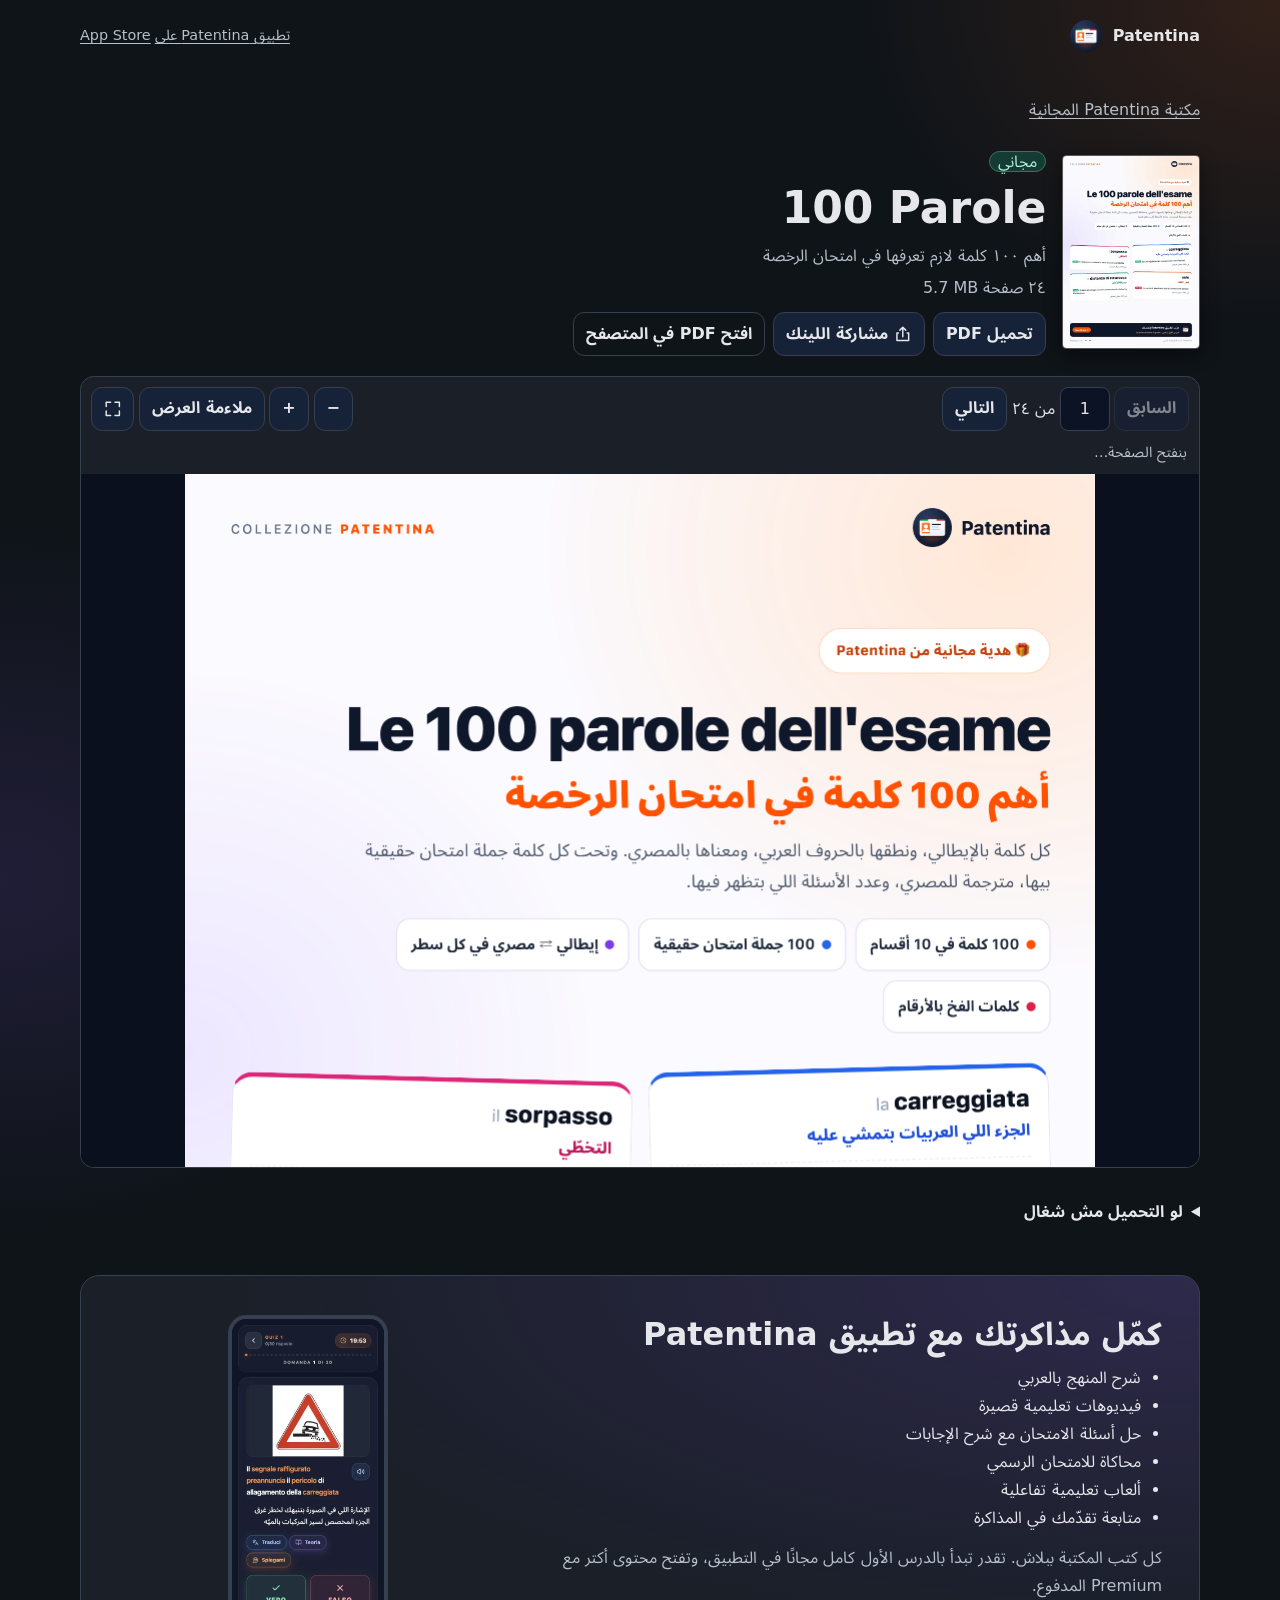
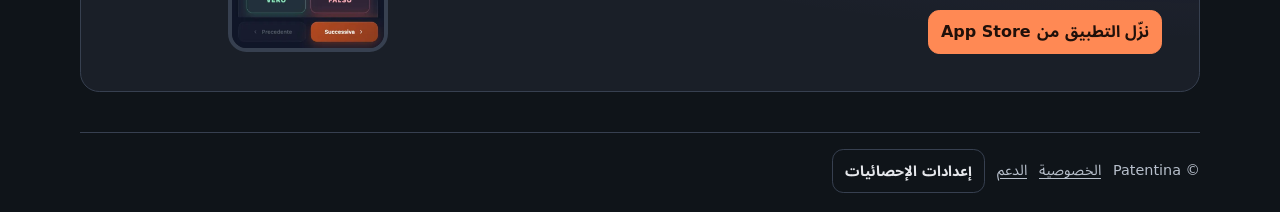
<file: library/100-parole/index.html>
<!doctype html>
<html lang="ar-EG" dir="rtl">
<head>
<meta charset="utf-8">
<meta name="viewport" content="width=device-width, initial-scale=1, viewport-fit=cover">
<meta name="theme-color" content="#0f1419">
<meta name="referrer" content="strict-origin">
<meta name="description" content="أهم ١٠٠ كلمة لازم تعرفها في امتحان الرخصة 100 Parole. Libro PDF gratuito per la patente B in arabo egiziano.">
<meta name="robots" content="index,follow,max-image-preview:large">
<title>100 Parole | كتاب مجاني من Patentina</title>
<link rel="canonical" href="https://patentina.it/library/100-parole/">
<link rel="icon" href="/favicon.ico">
<link rel="stylesheet" href="/library/assets/library.css">
<meta property="og:type" content="book">
<meta property="og:locale" content="ar_EG">
<meta property="og:locale:alternate" content="it_IT">
<meta property="og:site_name" content="Patentina">
<meta property="og:title" content="100 Parole | كتاب مجاني من Patentina">
<meta property="og:description" content="أهم ١٠٠ كلمة لازم تعرفها في امتحان الرخصة 100 Parole. Libro PDF gratuito per la patente B in arabo egiziano.">
<meta property="og:url" content="https://patentina.it/library/100-parole/">
<meta property="og:image" content="https://patentina.it/library/assets/covers/894dcc1df8027f86/100-parole.webp">
<meta name="twitter:card" content="summary_large_image">
<script type="application/ld+json">{"@context":"https://schema.org","@type":"Book","name":"100 Parole","description":"أهم ١٠٠ كلمة لازم تعرفها في امتحان الرخصة","url":"https://patentina.it/library/100-parole/","image":"https://patentina.it/library/assets/covers/894dcc1df8027f86/100-parole.webp","inLanguage":["it","ar-EG"],"bookFormat":"https://schema.org/EBook","isAccessibleForFree":true,"numberOfPages":24,"publisher":{"@type":"Organization","name":"Patentina","url":"https://patentina.it"}}</script>
<script type="application/json" id="library-config">{"endpoint":"https://iqtdjkmtvyfmpiirvqnn.supabase.co/functions/v1/free-library","ogImage":"/library/assets/covers/d5b9e48517b4b3de/patentina-free-library.jpg"}</script>
<script type="module" src="/library/assets/library.mjs"></script>
<script type="module" src="/library/assets/reader.mjs"></script>
</head>
<body data-book="100-parole">
<a class="skip" href="#main">انطّ للمحتوى</a>
<header class="wrap top">
  <a class="brand" href="/library/"><img src="/library/assets/logo.png" width="32" height="32" alt=""><bdi lang="it">Patentina</bdi></a>
  <a class="top-link" href="https://apps.apple.com/it/app/patentina/id6827443573" data-store-fallback="https://patentina.it/download" data-event="app_cta">تطبيق Patentina على <bdi lang="en">App Store</bdi></a>
</header>
<main class="wrap" id="main"><nav class="crumb" aria-label="مكانك في الموقع"><a href="/library/">مكتبة Patentina المجانية</a></nav>
  <section class="detail">
    <img class="detail-image" src="/library/assets/covers/894dcc1df8027f86/100-parole.webp" width="440" height="623" alt="غلاف 100 Parole">
    <div><span class="free-label">مجاني</span><h1><bdi lang="it">100 Parole</bdi></h1><p>أهم ١٠٠ كلمة لازم تعرفها في امتحان الرخصة</p><span class="size"><span>٢٤ صفحة</span> <bdi lang="en">5.7 MB</bdi></span>
    <div class="actions"><a class="btn" href="/library/assets/files/f0634a1529a2a132/Patentina-100-parole-patente.pdf" download="Patentina-100-parole-patente.pdf" data-attachment="/library/assets/files/f0634a1529a2a132/Patentina-100-parole-patente.pdf" data-event="download_request">تحميل PDF</a><button hidden class="btn" type="button" data-share="/library/100-parole/" data-title="100 Parole"><svg viewBox="0 0 24 24" fill="none" stroke="currentColor" stroke-width="2" stroke-linecap="round" stroke-linejoin="round" aria-hidden="true"><path d="M12 16V3m-4 4 4-4 4 4M6 11H4v10h16V11h-2"/></svg> مشاركة اللينك</button>
    <a class="btn btn-text" href="/library/assets/files/f0634a1529a2a132/Patentina-100-parole-patente.pdf" target="_blank" rel="noopener" data-event="read_click">افتح PDF في المتصفح</a></div></div>
  </section>
  <section class="reader" id="reader" data-file="/library/assets/files/f0634a1529a2a132/Patentina-100-parole-patente.pdf" aria-label="قارئ الكتاب">
    <div class="reader-tools" hidden>
      <div class="actions">
        <button type="button" class="btn" data-reader="prev">السابق</button>
        <label class="sr-only" for="page-number">رقم الصفحة</label><input id="page-number" inputmode="numeric" type="number" min="1" max="24" value="1">
        <span>من ٢٤</span>
        <button type="button" class="btn" data-reader="next">التالي</button>
      </div>
      <div class="actions">
        <button type="button" class="btn" data-reader="minus" aria-label="صغّر الصفحة">−</button>
        <button type="button" class="btn" data-reader="plus" aria-label="كبّر الصفحة">+</button>
        <button type="button" class="btn" data-reader="fit">ملاءمة العرض</button>
        <button type="button" class="btn" data-reader="fullscreen" aria-label="ملء الشاشة" hidden><svg viewBox="0 0 24 24" fill="none" stroke="currentColor" stroke-width="2" stroke-linecap="round" stroke-linejoin="round" aria-hidden="true"><path d="M9 3H3v6m12-6h6v6M9 21H3v-6m12 6h6v-6"/></svg></button>
      </div>
    </div>
    <div class="reader-status" role="status"></div>
    <div class="reader-error notice" hidden>حصلت مشكلة في فتح الكتاب. <button type="button" class="btn" data-reader="retry">جرّب تاني</button></div>
    <div class="reader-scroll"><div class="reader-sheet"></div></div>
  </section>
  <details class="help" id="download-help">
    <summary>لو التحميل مش شغال</summary>
    <p>افتح الصفحة في <bdi lang="en">Safari</bdi> أو <bdi lang="en">Chrome</bdi> وحمّل الكتاب بسهولة.</p>
    <ul>
      <li>من تيك توك أو إنستجرام أو فيسبوك، دوس على النقط التلاتة واختار «فتح في المتصفح» لو الاختيار موجود. لو مش ظاهر، انسخ اللينك وافتحه بنفسك.</li>
      <li><bdi lang="en">iPhone</bdi> لو الكتاب اتفتح للمعاينة، دوس على «مشاركة» وبعدين «حفظ في الملفات».</li>
      <li><bdi lang="en">Android</bdi> لو الكتاب اتفتح للمعاينة، دوس على زر التحميل أو اختار «تنزيل» من قايمة المتصفح. هتلاقيه في التنزيلات.</li>
    </ul>
    <button hidden class="btn" type="button" data-share="/library/100-parole/" data-title="Patentina"><svg viewBox="0 0 24 24" fill="none" stroke="currentColor" stroke-width="2" stroke-linecap="round" stroke-linejoin="round" aria-hidden="true"><path d="M12 16V3m-4 4 4-4 4 4M6 11H4v10h16V11h-2"/></svg> مشاركة اللينك</button>
  </details><section class="app" aria-labelledby="app-heading">
  <div><h2 id="app-heading">كمّل مذاكرتك مع تطبيق <bdi lang="it">Patentina</bdi></h2>
  <ul><li>شرح المنهج بالعربي</li><li>فيديوهات تعليمية قصيرة</li><li>حل أسئلة الامتحان مع شرح الإجابات</li>
  <li>محاكاة للامتحان الرسمي</li><li>ألعاب تعليمية تفاعلية</li><li>متابعة تقدّمك في المذاكرة</li></ul>
  <p>كل كتب المكتبة ببلاش. تقدر تبدأ بالدرس الأول كامل مجانًا في التطبيق، وتفتح محتوى أكتر مع <bdi lang="en">Premium</bdi> المدفوع.</p>
  <a class="btn btn-primary" href="https://apps.apple.com/it/app/patentina/id6827443573" data-store-fallback="https://patentina.it/download" data-event="app_cta">نزّل التطبيق من <bdi lang="en">App Store</bdi></a></div>
  <img src="/assets/screens/quiz.webp" width="323" height="700" alt="شاشة حل أسئلة الامتحان في تطبيق Patentina" loading="lazy" decoding="async">
</section></main>
<footer class="wrap foot">
  <span>© <bdi lang="it">Patentina</bdi></span>
  <a href="https://help.patentina.it/privacy.html">الخصوصية</a>
  <a href="mailto:support@patentina.it">الدعم</a>
  <button hidden class="btn btn-text" type="button" data-analytics>إعدادات الإحصائيات</button>
</footer>
<dialog id="share-dialog" aria-labelledby="share-title">
  <h2 id="share-title">شارك اللينك</h2>
  <label for="share-url">لينك المشاركة</label>
  <input id="share-url" readonly>
  <p id="share-status" role="status"></p>
  <div class="actions">
    <button class="btn btn-primary" type="button" data-copy>انسخ اللينك</button>
    <a class="btn" data-whatsapp target="_blank" rel="noopener noreferrer">واتساب</a>
    <form method="dialog"><button class="btn btn-text">قفل</button></form>
  </div>
</dialog>
<dialog id="analytics-dialog" aria-labelledby="analytics-title">
  <h2 id="analytics-title">إحصائيات المكتبة</h2>
  <p>لو وافقت، هنسجّل إحصائيات مجمّعة عن استخدام المكتبة، زي مصدر الزيارة والكتب اللي اتفتحت. تقدر تغيّر اختيارك في أي وقت.</p>
  <div class="actions"><button class="btn btn-primary" data-consent="yes">السماح بالإحصائيات</button>
  <button class="btn" data-consent="no">إيقاف الإحصائيات</button>
  <form method="dialog"><button class="btn btn-text">قفل</button></form></div>
</dialog>
</body>
</html>
</file>
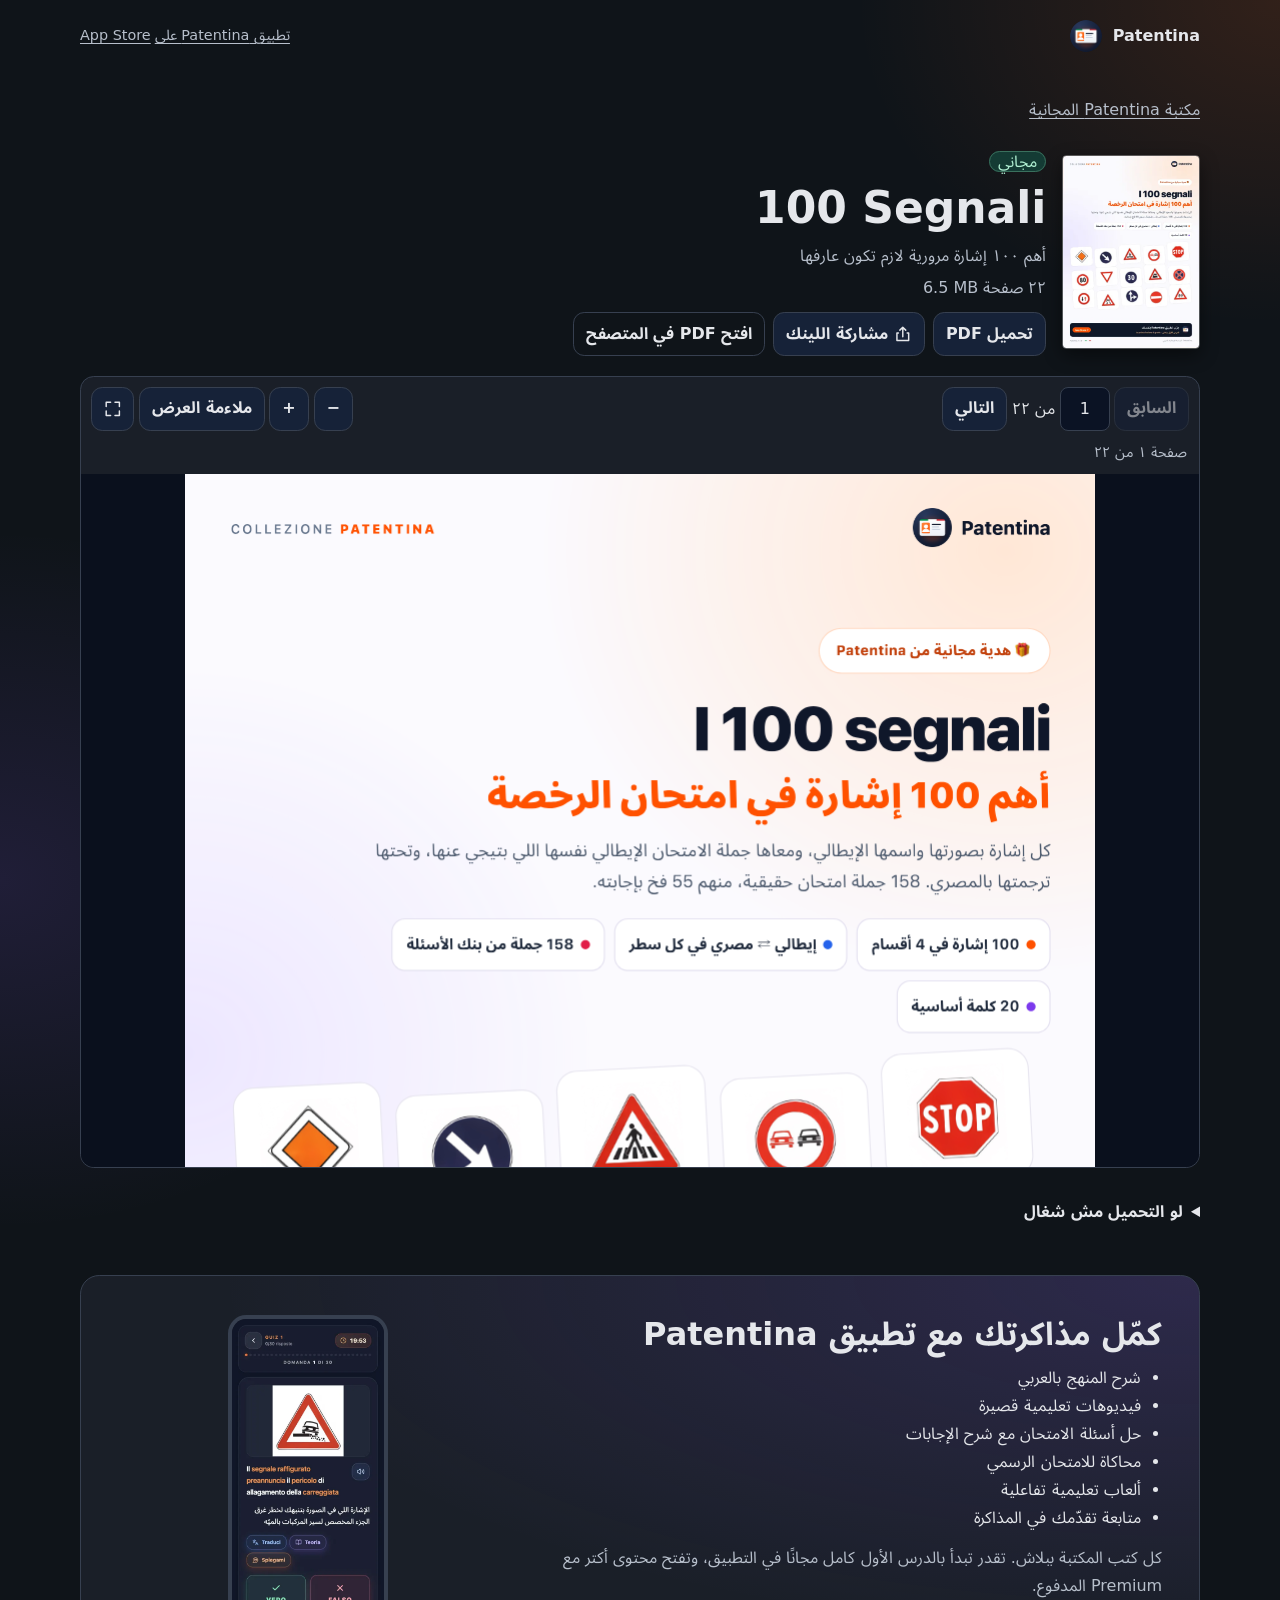
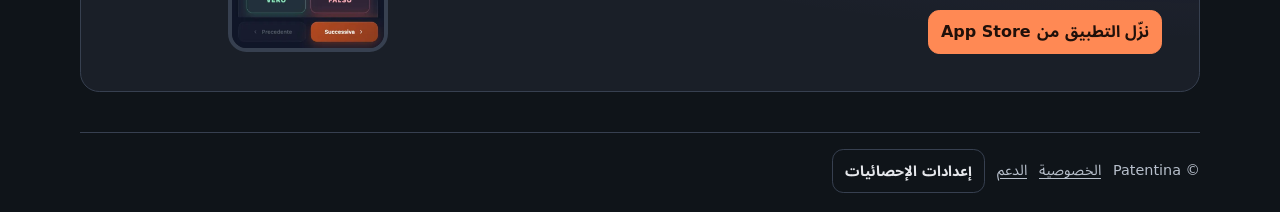
<file: library/100-segnali/index.html>
<!doctype html>
<html lang="ar-EG" dir="rtl">
<head>
<meta charset="utf-8">
<meta name="viewport" content="width=device-width, initial-scale=1, viewport-fit=cover">
<meta name="theme-color" content="#0f1419">
<meta name="referrer" content="strict-origin">
<meta name="description" content="أهم ١٠٠ إشارة مرورية لازم تكون عارفها 100 Segnali. Libro PDF gratuito per la patente B in arabo egiziano.">
<meta name="robots" content="index,follow,max-image-preview:large">
<title>100 Segnali | كتاب مجاني من Patentina</title>
<link rel="canonical" href="https://patentina.it/library/100-segnali/">
<link rel="icon" href="/favicon.ico">
<link rel="stylesheet" href="/library/assets/library.css">
<meta property="og:type" content="book">
<meta property="og:locale" content="ar_EG">
<meta property="og:locale:alternate" content="it_IT">
<meta property="og:site_name" content="Patentina">
<meta property="og:title" content="100 Segnali | كتاب مجاني من Patentina">
<meta property="og:description" content="أهم ١٠٠ إشارة مرورية لازم تكون عارفها 100 Segnali. Libro PDF gratuito per la patente B in arabo egiziano.">
<meta property="og:url" content="https://patentina.it/library/100-segnali/">
<meta property="og:image" content="https://patentina.it/library/assets/covers/5f0251c19d21baeb/100-segnali.webp">
<meta name="twitter:card" content="summary_large_image">
<script type="application/ld+json">{"@context":"https://schema.org","@type":"Book","name":"100 Segnali","description":"أهم ١٠٠ إشارة مرورية لازم تكون عارفها","url":"https://patentina.it/library/100-segnali/","image":"https://patentina.it/library/assets/covers/5f0251c19d21baeb/100-segnali.webp","inLanguage":["it","ar-EG"],"bookFormat":"https://schema.org/EBook","isAccessibleForFree":true,"numberOfPages":22,"publisher":{"@type":"Organization","name":"Patentina","url":"https://patentina.it"}}</script>
<script type="application/json" id="library-config">{"endpoint":"https://iqtdjkmtvyfmpiirvqnn.supabase.co/functions/v1/free-library","ogImage":"/library/assets/covers/d5b9e48517b4b3de/patentina-free-library.jpg"}</script>
<script type="module" src="/library/assets/library.mjs"></script>
<script type="module" src="/library/assets/reader.mjs"></script>
</head>
<body data-book="100-segnali">
<a class="skip" href="#main">انطّ للمحتوى</a>
<header class="wrap top">
  <a class="brand" href="/library/"><img src="/library/assets/logo.png" width="32" height="32" alt=""><bdi lang="it">Patentina</bdi></a>
  <a class="top-link" href="https://apps.apple.com/it/app/patentina/id6827443573" data-store-fallback="https://patentina.it/download" data-event="app_cta">تطبيق Patentina على <bdi lang="en">App Store</bdi></a>
</header>
<main class="wrap" id="main"><nav class="crumb" aria-label="مكانك في الموقع"><a href="/library/">مكتبة Patentina المجانية</a></nav>
  <section class="detail">
    <img class="detail-image" src="/library/assets/covers/5f0251c19d21baeb/100-segnali.webp" width="440" height="623" alt="غلاف 100 Segnali">
    <div><span class="free-label">مجاني</span><h1><bdi lang="it">100 Segnali</bdi></h1><p>أهم ١٠٠ إشارة مرورية لازم تكون عارفها</p><span class="size"><span>٢٢ صفحة</span> <bdi lang="en">6.5 MB</bdi></span>
    <div class="actions"><a class="btn" href="/library/assets/files/222030c710a2c888/Patentina-100-segnali.pdf" download="Patentina-100-segnali.pdf" data-attachment="/library/assets/files/222030c710a2c888/Patentina-100-segnali.pdf" data-event="download_request">تحميل PDF</a><button hidden class="btn" type="button" data-share="/library/100-segnali/" data-title="100 Segnali"><svg viewBox="0 0 24 24" fill="none" stroke="currentColor" stroke-width="2" stroke-linecap="round" stroke-linejoin="round" aria-hidden="true"><path d="M12 16V3m-4 4 4-4 4 4M6 11H4v10h16V11h-2"/></svg> مشاركة اللينك</button>
    <a class="btn btn-text" href="/library/assets/files/222030c710a2c888/Patentina-100-segnali.pdf" target="_blank" rel="noopener" data-event="read_click">افتح PDF في المتصفح</a></div></div>
  </section>
  <section class="reader" id="reader" data-file="/library/assets/files/222030c710a2c888/Patentina-100-segnali.pdf" aria-label="قارئ الكتاب">
    <div class="reader-tools" hidden>
      <div class="actions">
        <button type="button" class="btn" data-reader="prev">السابق</button>
        <label class="sr-only" for="page-number">رقم الصفحة</label><input id="page-number" inputmode="numeric" type="number" min="1" max="22" value="1">
        <span>من ٢٢</span>
        <button type="button" class="btn" data-reader="next">التالي</button>
      </div>
      <div class="actions">
        <button type="button" class="btn" data-reader="minus" aria-label="صغّر الصفحة">−</button>
        <button type="button" class="btn" data-reader="plus" aria-label="كبّر الصفحة">+</button>
        <button type="button" class="btn" data-reader="fit">ملاءمة العرض</button>
        <button type="button" class="btn" data-reader="fullscreen" aria-label="ملء الشاشة" hidden><svg viewBox="0 0 24 24" fill="none" stroke="currentColor" stroke-width="2" stroke-linecap="round" stroke-linejoin="round" aria-hidden="true"><path d="M9 3H3v6m12-6h6v6M9 21H3v-6m12 6h6v-6"/></svg></button>
      </div>
    </div>
    <div class="reader-status" role="status"></div>
    <div class="reader-error notice" hidden>حصلت مشكلة في فتح الكتاب. <button type="button" class="btn" data-reader="retry">جرّب تاني</button></div>
    <div class="reader-scroll"><div class="reader-sheet"></div></div>
  </section>
  <details class="help" id="download-help">
    <summary>لو التحميل مش شغال</summary>
    <p>افتح الصفحة في <bdi lang="en">Safari</bdi> أو <bdi lang="en">Chrome</bdi> وحمّل الكتاب بسهولة.</p>
    <ul>
      <li>من تيك توك أو إنستجرام أو فيسبوك، دوس على النقط التلاتة واختار «فتح في المتصفح» لو الاختيار موجود. لو مش ظاهر، انسخ اللينك وافتحه بنفسك.</li>
      <li><bdi lang="en">iPhone</bdi> لو الكتاب اتفتح للمعاينة، دوس على «مشاركة» وبعدين «حفظ في الملفات».</li>
      <li><bdi lang="en">Android</bdi> لو الكتاب اتفتح للمعاينة، دوس على زر التحميل أو اختار «تنزيل» من قايمة المتصفح. هتلاقيه في التنزيلات.</li>
    </ul>
    <button hidden class="btn" type="button" data-share="/library/100-segnali/" data-title="Patentina"><svg viewBox="0 0 24 24" fill="none" stroke="currentColor" stroke-width="2" stroke-linecap="round" stroke-linejoin="round" aria-hidden="true"><path d="M12 16V3m-4 4 4-4 4 4M6 11H4v10h16V11h-2"/></svg> مشاركة اللينك</button>
  </details><section class="app" aria-labelledby="app-heading">
  <div><h2 id="app-heading">كمّل مذاكرتك مع تطبيق <bdi lang="it">Patentina</bdi></h2>
  <ul><li>شرح المنهج بالعربي</li><li>فيديوهات تعليمية قصيرة</li><li>حل أسئلة الامتحان مع شرح الإجابات</li>
  <li>محاكاة للامتحان الرسمي</li><li>ألعاب تعليمية تفاعلية</li><li>متابعة تقدّمك في المذاكرة</li></ul>
  <p>كل كتب المكتبة ببلاش. تقدر تبدأ بالدرس الأول كامل مجانًا في التطبيق، وتفتح محتوى أكتر مع <bdi lang="en">Premium</bdi> المدفوع.</p>
  <a class="btn btn-primary" href="https://apps.apple.com/it/app/patentina/id6827443573" data-store-fallback="https://patentina.it/download" data-event="app_cta">نزّل التطبيق من <bdi lang="en">App Store</bdi></a></div>
  <img src="/assets/screens/quiz.webp" width="323" height="700" alt="شاشة حل أسئلة الامتحان في تطبيق Patentina" loading="lazy" decoding="async">
</section></main>
<footer class="wrap foot">
  <span>© <bdi lang="it">Patentina</bdi></span>
  <a href="https://help.patentina.it/privacy.html">الخصوصية</a>
  <a href="mailto:support@patentina.it">الدعم</a>
  <button hidden class="btn btn-text" type="button" data-analytics>إعدادات الإحصائيات</button>
</footer>
<dialog id="share-dialog" aria-labelledby="share-title">
  <h2 id="share-title">شارك اللينك</h2>
  <label for="share-url">لينك المشاركة</label>
  <input id="share-url" readonly>
  <p id="share-status" role="status"></p>
  <div class="actions">
    <button class="btn btn-primary" type="button" data-copy>انسخ اللينك</button>
    <a class="btn" data-whatsapp target="_blank" rel="noopener noreferrer">واتساب</a>
    <form method="dialog"><button class="btn btn-text">قفل</button></form>
  </div>
</dialog>
<dialog id="analytics-dialog" aria-labelledby="analytics-title">
  <h2 id="analytics-title">إحصائيات المكتبة</h2>
  <p>لو وافقت، هنسجّل إحصائيات مجمّعة عن استخدام المكتبة، زي مصدر الزيارة والكتب اللي اتفتحت. تقدر تغيّر اختيارك في أي وقت.</p>
  <div class="actions"><button class="btn btn-primary" data-consent="yes">السماح بالإحصائيات</button>
  <button class="btn" data-consent="no">إيقاف الإحصائيات</button>
  <form method="dialog"><button class="btn btn-text">قفل</button></form></div>
</dialog>
</body>
</html>
</file>
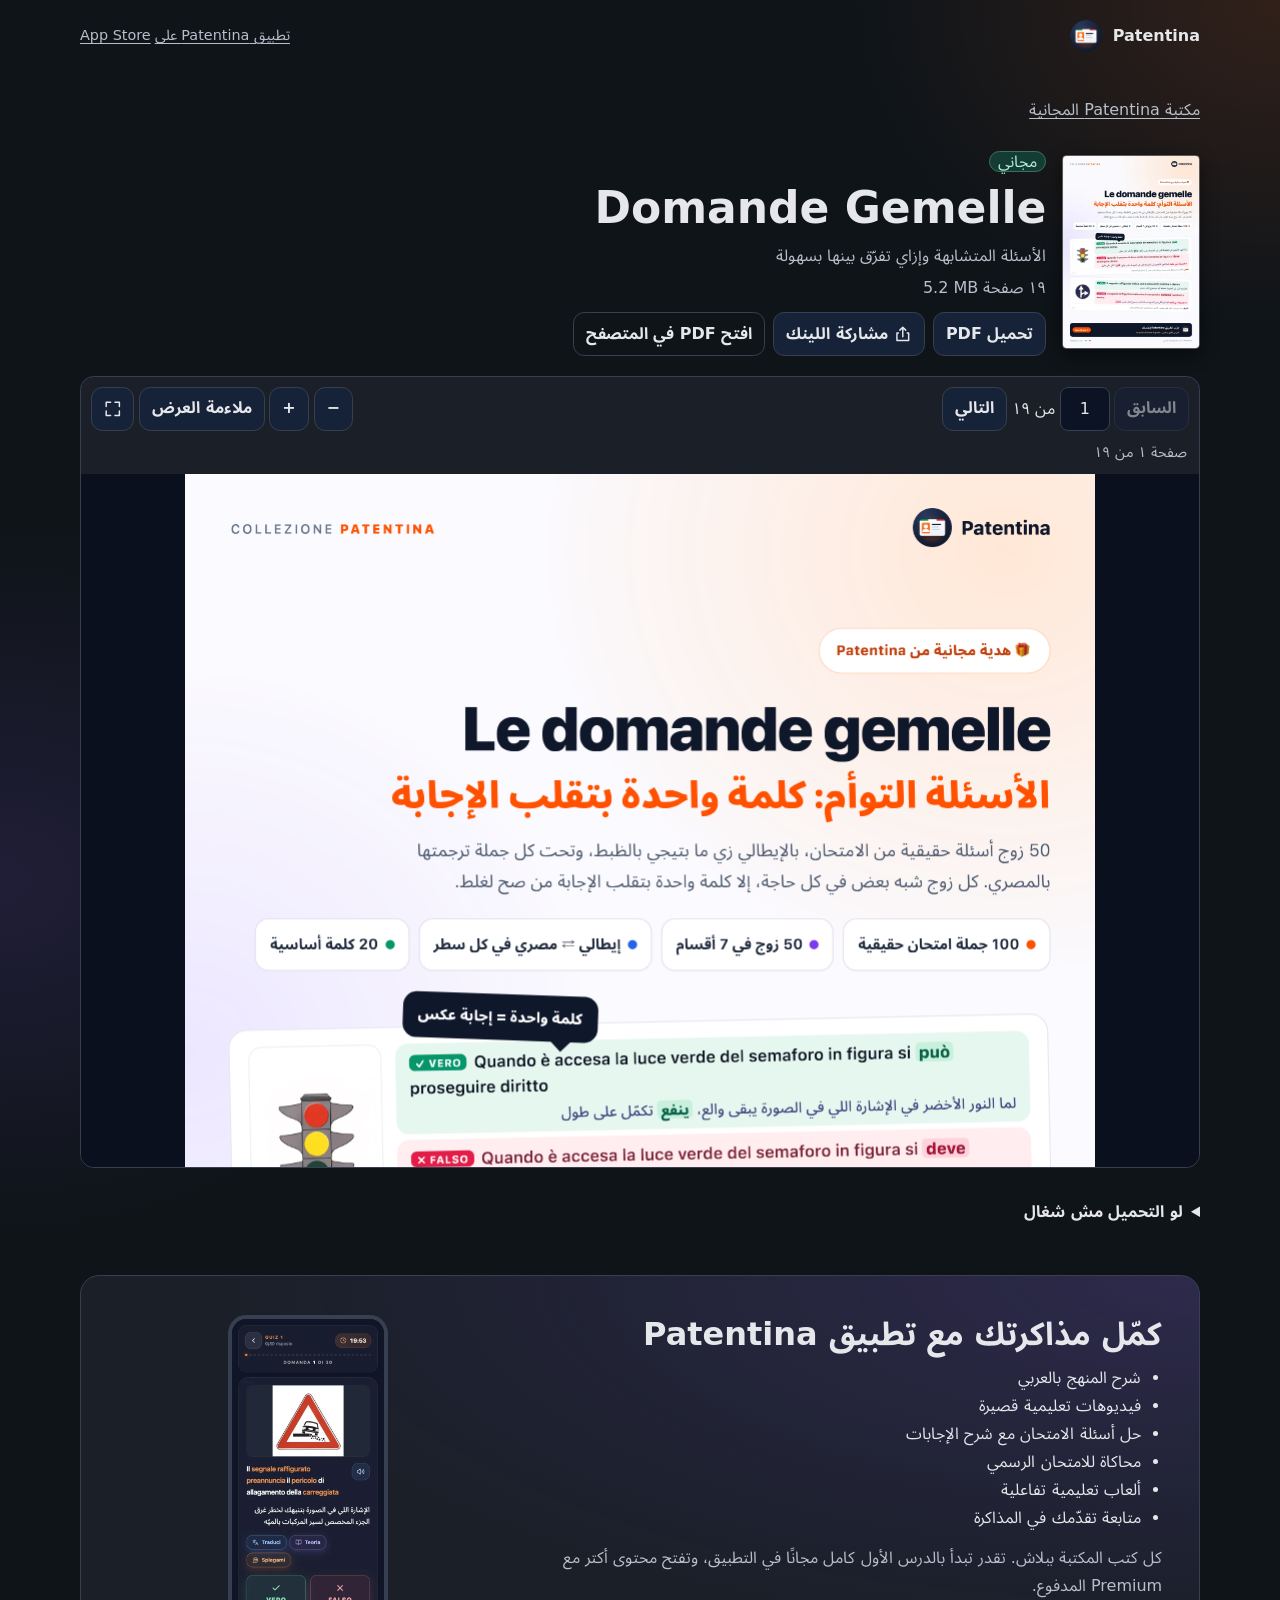
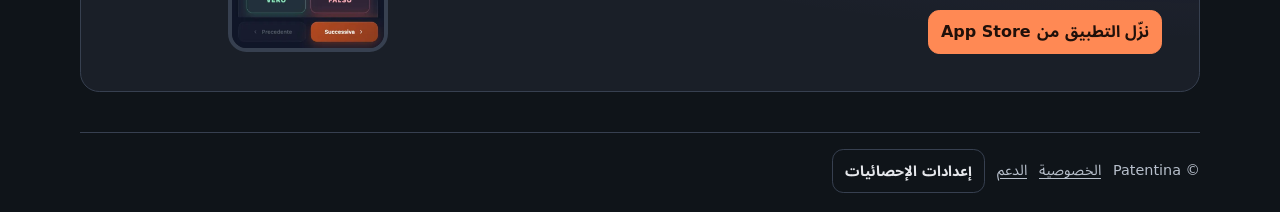
<file: library/domande-gemelle/index.html>
<!doctype html>
<html lang="ar-EG" dir="rtl">
<head>
<meta charset="utf-8">
<meta name="viewport" content="width=device-width, initial-scale=1, viewport-fit=cover">
<meta name="theme-color" content="#0f1419">
<meta name="referrer" content="strict-origin">
<meta name="description" content="الأسئلة المتشابهة وإزاي تفرّق بينها بسهولة Domande Gemelle. Libro PDF gratuito per la patente B in arabo egiziano.">
<meta name="robots" content="index,follow,max-image-preview:large">
<title>Domande Gemelle | كتاب مجاني من Patentina</title>
<link rel="canonical" href="https://patentina.it/library/domande-gemelle/">
<link rel="icon" href="/favicon.ico">
<link rel="stylesheet" href="/library/assets/library.css">
<meta property="og:type" content="book">
<meta property="og:locale" content="ar_EG">
<meta property="og:locale:alternate" content="it_IT">
<meta property="og:site_name" content="Patentina">
<meta property="og:title" content="Domande Gemelle | كتاب مجاني من Patentina">
<meta property="og:description" content="الأسئلة المتشابهة وإزاي تفرّق بينها بسهولة Domande Gemelle. Libro PDF gratuito per la patente B in arabo egiziano.">
<meta property="og:url" content="https://patentina.it/library/domande-gemelle/">
<meta property="og:image" content="https://patentina.it/library/assets/covers/827e4eb699efa2cb/domande-gemelle.webp">
<meta name="twitter:card" content="summary_large_image">
<script type="application/ld+json">{"@context":"https://schema.org","@type":"Book","name":"Domande Gemelle","description":"الأسئلة المتشابهة وإزاي تفرّق بينها بسهولة","url":"https://patentina.it/library/domande-gemelle/","image":"https://patentina.it/library/assets/covers/827e4eb699efa2cb/domande-gemelle.webp","inLanguage":["it","ar-EG"],"bookFormat":"https://schema.org/EBook","isAccessibleForFree":true,"numberOfPages":19,"publisher":{"@type":"Organization","name":"Patentina","url":"https://patentina.it"}}</script>
<script type="application/json" id="library-config">{"endpoint":"https://iqtdjkmtvyfmpiirvqnn.supabase.co/functions/v1/free-library","ogImage":"/library/assets/covers/d5b9e48517b4b3de/patentina-free-library.jpg"}</script>
<script type="module" src="/library/assets/library.mjs"></script>
<script type="module" src="/library/assets/reader.mjs"></script>
</head>
<body data-book="domande-gemelle">
<a class="skip" href="#main">انطّ للمحتوى</a>
<header class="wrap top">
  <a class="brand" href="/library/"><img src="/library/assets/logo.png" width="32" height="32" alt=""><bdi lang="it">Patentina</bdi></a>
  <a class="top-link" href="https://apps.apple.com/it/app/patentina/id6827443573" data-store-fallback="https://patentina.it/download" data-event="app_cta">تطبيق Patentina على <bdi lang="en">App Store</bdi></a>
</header>
<main class="wrap" id="main"><nav class="crumb" aria-label="مكانك في الموقع"><a href="/library/">مكتبة Patentina المجانية</a></nav>
  <section class="detail">
    <img class="detail-image" src="/library/assets/covers/827e4eb699efa2cb/domande-gemelle.webp" width="440" height="623" alt="غلاف Domande Gemelle">
    <div><span class="free-label">مجاني</span><h1><bdi lang="it">Domande Gemelle</bdi></h1><p>الأسئلة المتشابهة وإزاي تفرّق بينها بسهولة</p><span class="size"><span>١٩ صفحة</span> <bdi lang="en">5.2 MB</bdi></span>
    <div class="actions"><a class="btn" href="/library/assets/files/a0132965ebaa468c/Patentina-domande-gemelle.pdf" download="Patentina-domande-gemelle.pdf" data-attachment="/library/assets/files/a0132965ebaa468c/Patentina-domande-gemelle.pdf" data-event="download_request">تحميل PDF</a><button hidden class="btn" type="button" data-share="/library/domande-gemelle/" data-title="Domande Gemelle"><svg viewBox="0 0 24 24" fill="none" stroke="currentColor" stroke-width="2" stroke-linecap="round" stroke-linejoin="round" aria-hidden="true"><path d="M12 16V3m-4 4 4-4 4 4M6 11H4v10h16V11h-2"/></svg> مشاركة اللينك</button>
    <a class="btn btn-text" href="/library/assets/files/a0132965ebaa468c/Patentina-domande-gemelle.pdf" target="_blank" rel="noopener" data-event="read_click">افتح PDF في المتصفح</a></div></div>
  </section>
  <section class="reader" id="reader" data-file="/library/assets/files/a0132965ebaa468c/Patentina-domande-gemelle.pdf" aria-label="قارئ الكتاب">
    <div class="reader-tools" hidden>
      <div class="actions">
        <button type="button" class="btn" data-reader="prev">السابق</button>
        <label class="sr-only" for="page-number">رقم الصفحة</label><input id="page-number" inputmode="numeric" type="number" min="1" max="19" value="1">
        <span>من ١٩</span>
        <button type="button" class="btn" data-reader="next">التالي</button>
      </div>
      <div class="actions">
        <button type="button" class="btn" data-reader="minus" aria-label="صغّر الصفحة">−</button>
        <button type="button" class="btn" data-reader="plus" aria-label="كبّر الصفحة">+</button>
        <button type="button" class="btn" data-reader="fit">ملاءمة العرض</button>
        <button type="button" class="btn" data-reader="fullscreen" aria-label="ملء الشاشة" hidden><svg viewBox="0 0 24 24" fill="none" stroke="currentColor" stroke-width="2" stroke-linecap="round" stroke-linejoin="round" aria-hidden="true"><path d="M9 3H3v6m12-6h6v6M9 21H3v-6m12 6h6v-6"/></svg></button>
      </div>
    </div>
    <div class="reader-status" role="status"></div>
    <div class="reader-error notice" hidden>حصلت مشكلة في فتح الكتاب. <button type="button" class="btn" data-reader="retry">جرّب تاني</button></div>
    <div class="reader-scroll"><div class="reader-sheet"></div></div>
  </section>
  <details class="help" id="download-help">
    <summary>لو التحميل مش شغال</summary>
    <p>افتح الصفحة في <bdi lang="en">Safari</bdi> أو <bdi lang="en">Chrome</bdi> وحمّل الكتاب بسهولة.</p>
    <ul>
      <li>من تيك توك أو إنستجرام أو فيسبوك، دوس على النقط التلاتة واختار «فتح في المتصفح» لو الاختيار موجود. لو مش ظاهر، انسخ اللينك وافتحه بنفسك.</li>
      <li><bdi lang="en">iPhone</bdi> لو الكتاب اتفتح للمعاينة، دوس على «مشاركة» وبعدين «حفظ في الملفات».</li>
      <li><bdi lang="en">Android</bdi> لو الكتاب اتفتح للمعاينة، دوس على زر التحميل أو اختار «تنزيل» من قايمة المتصفح. هتلاقيه في التنزيلات.</li>
    </ul>
    <button hidden class="btn" type="button" data-share="/library/domande-gemelle/" data-title="Patentina"><svg viewBox="0 0 24 24" fill="none" stroke="currentColor" stroke-width="2" stroke-linecap="round" stroke-linejoin="round" aria-hidden="true"><path d="M12 16V3m-4 4 4-4 4 4M6 11H4v10h16V11h-2"/></svg> مشاركة اللينك</button>
  </details><section class="app" aria-labelledby="app-heading">
  <div><h2 id="app-heading">كمّل مذاكرتك مع تطبيق <bdi lang="it">Patentina</bdi></h2>
  <ul><li>شرح المنهج بالعربي</li><li>فيديوهات تعليمية قصيرة</li><li>حل أسئلة الامتحان مع شرح الإجابات</li>
  <li>محاكاة للامتحان الرسمي</li><li>ألعاب تعليمية تفاعلية</li><li>متابعة تقدّمك في المذاكرة</li></ul>
  <p>كل كتب المكتبة ببلاش. تقدر تبدأ بالدرس الأول كامل مجانًا في التطبيق، وتفتح محتوى أكتر مع <bdi lang="en">Premium</bdi> المدفوع.</p>
  <a class="btn btn-primary" href="https://apps.apple.com/it/app/patentina/id6827443573" data-store-fallback="https://patentina.it/download" data-event="app_cta">نزّل التطبيق من <bdi lang="en">App Store</bdi></a></div>
  <img src="/assets/screens/quiz.webp" width="323" height="700" alt="شاشة حل أسئلة الامتحان في تطبيق Patentina" loading="lazy" decoding="async">
</section></main>
<footer class="wrap foot">
  <span>© <bdi lang="it">Patentina</bdi></span>
  <a href="https://help.patentina.it/privacy.html">الخصوصية</a>
  <a href="mailto:support@patentina.it">الدعم</a>
  <button hidden class="btn btn-text" type="button" data-analytics>إعدادات الإحصائيات</button>
</footer>
<dialog id="share-dialog" aria-labelledby="share-title">
  <h2 id="share-title">شارك اللينك</h2>
  <label for="share-url">لينك المشاركة</label>
  <input id="share-url" readonly>
  <p id="share-status" role="status"></p>
  <div class="actions">
    <button class="btn btn-primary" type="button" data-copy>انسخ اللينك</button>
    <a class="btn" data-whatsapp target="_blank" rel="noopener noreferrer">واتساب</a>
    <form method="dialog"><button class="btn btn-text">قفل</button></form>
  </div>
</dialog>
<dialog id="analytics-dialog" aria-labelledby="analytics-title">
  <h2 id="analytics-title">إحصائيات المكتبة</h2>
  <p>لو وافقت، هنسجّل إحصائيات مجمّعة عن استخدام المكتبة، زي مصدر الزيارة والكتب اللي اتفتحت. تقدر تغيّر اختيارك في أي وقت.</p>
  <div class="actions"><button class="btn btn-primary" data-consent="yes">السماح بالإحصائيات</button>
  <button class="btn" data-consent="no">إيقاف الإحصائيات</button>
  <form method="dialog"><button class="btn btn-text">قفل</button></form></div>
</dialog>
</body>
</html>
</file>
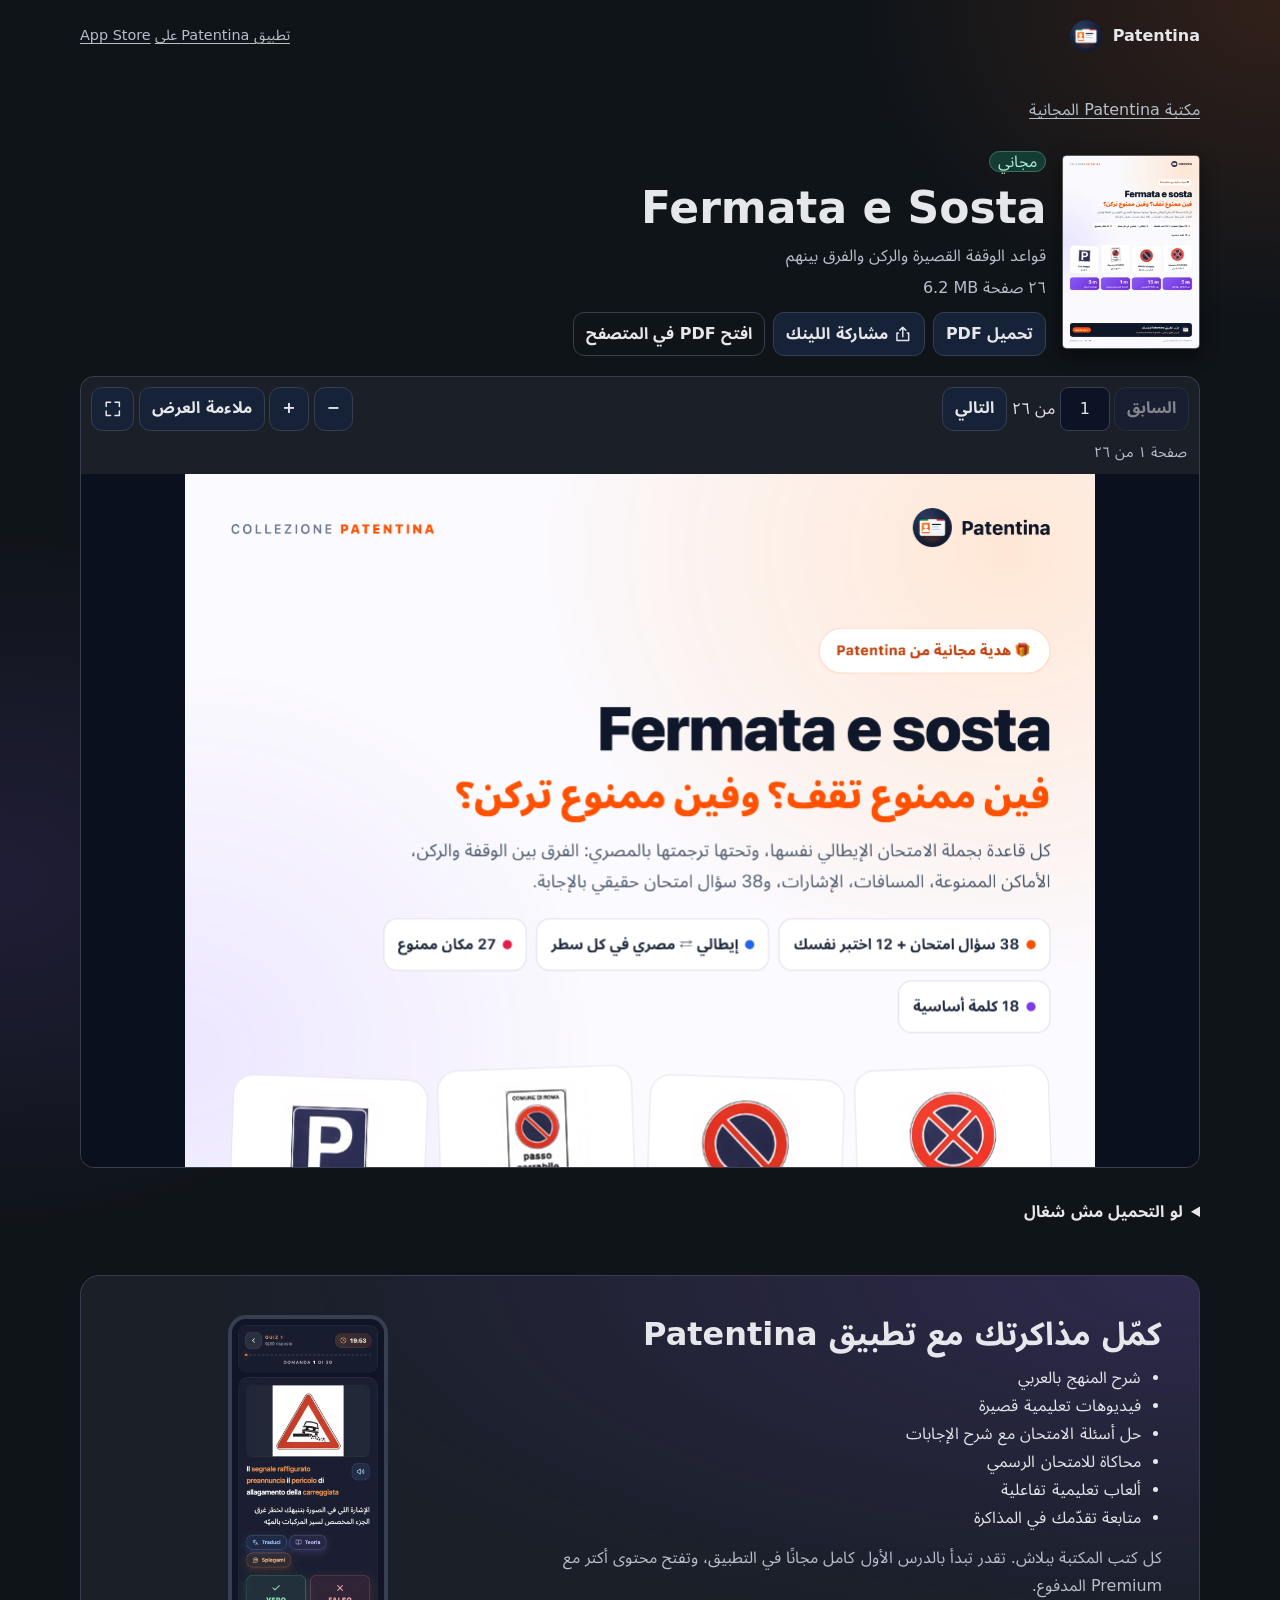
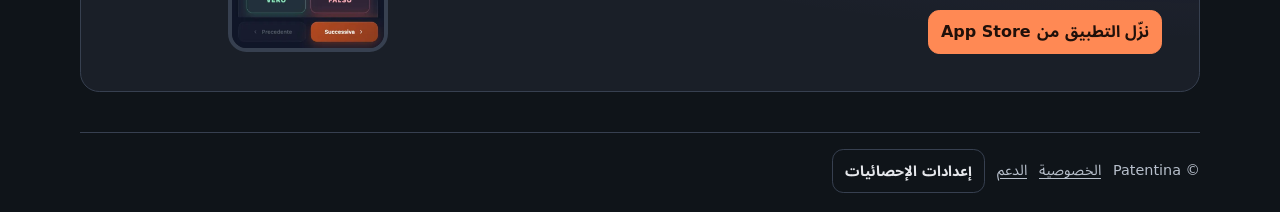
<file: library/fermata-sosta/index.html>
<!doctype html>
<html lang="ar-EG" dir="rtl">
<head>
<meta charset="utf-8">
<meta name="viewport" content="width=device-width, initial-scale=1, viewport-fit=cover">
<meta name="theme-color" content="#0f1419">
<meta name="referrer" content="strict-origin">
<meta name="description" content="قواعد الوقفة القصيرة والركن والفرق بينهم Fermata e Sosta. Libro PDF gratuito per la patente B in arabo egiziano.">
<meta name="robots" content="index,follow,max-image-preview:large">
<title>Fermata e Sosta | كتاب مجاني من Patentina</title>
<link rel="canonical" href="https://patentina.it/library/fermata-sosta/">
<link rel="icon" href="/favicon.ico">
<link rel="stylesheet" href="/library/assets/library.css">
<meta property="og:type" content="book">
<meta property="og:locale" content="ar_EG">
<meta property="og:locale:alternate" content="it_IT">
<meta property="og:site_name" content="Patentina">
<meta property="og:title" content="Fermata e Sosta | كتاب مجاني من Patentina">
<meta property="og:description" content="قواعد الوقفة القصيرة والركن والفرق بينهم Fermata e Sosta. Libro PDF gratuito per la patente B in arabo egiziano.">
<meta property="og:url" content="https://patentina.it/library/fermata-sosta/">
<meta property="og:image" content="https://patentina.it/library/assets/covers/5bacb3bb0b583fcd/fermata-sosta.webp">
<meta name="twitter:card" content="summary_large_image">
<script type="application/ld+json">{"@context":"https://schema.org","@type":"Book","name":"Fermata e Sosta","description":"قواعد الوقفة القصيرة والركن والفرق بينهم","url":"https://patentina.it/library/fermata-sosta/","image":"https://patentina.it/library/assets/covers/5bacb3bb0b583fcd/fermata-sosta.webp","inLanguage":["it","ar-EG"],"bookFormat":"https://schema.org/EBook","isAccessibleForFree":true,"numberOfPages":26,"publisher":{"@type":"Organization","name":"Patentina","url":"https://patentina.it"}}</script>
<script type="application/json" id="library-config">{"endpoint":"https://iqtdjkmtvyfmpiirvqnn.supabase.co/functions/v1/free-library","ogImage":"/library/assets/covers/d5b9e48517b4b3de/patentina-free-library.jpg"}</script>
<script type="module" src="/library/assets/library.mjs"></script>
<script type="module" src="/library/assets/reader.mjs"></script>
</head>
<body data-book="fermata-sosta">
<a class="skip" href="#main">انطّ للمحتوى</a>
<header class="wrap top">
  <a class="brand" href="/library/"><img src="/library/assets/logo.png" width="32" height="32" alt=""><bdi lang="it">Patentina</bdi></a>
  <a class="top-link" href="https://apps.apple.com/it/app/patentina/id6827443573" data-store-fallback="https://patentina.it/download" data-event="app_cta">تطبيق Patentina على <bdi lang="en">App Store</bdi></a>
</header>
<main class="wrap" id="main"><nav class="crumb" aria-label="مكانك في الموقع"><a href="/library/">مكتبة Patentina المجانية</a></nav>
  <section class="detail">
    <img class="detail-image" src="/library/assets/covers/5bacb3bb0b583fcd/fermata-sosta.webp" width="440" height="623" alt="غلاف Fermata e Sosta">
    <div><span class="free-label">مجاني</span><h1><bdi lang="it">Fermata e Sosta</bdi></h1><p>قواعد الوقفة القصيرة والركن والفرق بينهم</p><span class="size"><span>٢٦ صفحة</span> <bdi lang="en">6.2 MB</bdi></span>
    <div class="actions"><a class="btn" href="/library/assets/files/0433cbfa85fb4279/Patentina-fermata-sosta.pdf" download="Patentina-fermata-sosta.pdf" data-attachment="/library/assets/files/0433cbfa85fb4279/Patentina-fermata-sosta.pdf" data-event="download_request">تحميل PDF</a><button hidden class="btn" type="button" data-share="/library/fermata-sosta/" data-title="Fermata e Sosta"><svg viewBox="0 0 24 24" fill="none" stroke="currentColor" stroke-width="2" stroke-linecap="round" stroke-linejoin="round" aria-hidden="true"><path d="M12 16V3m-4 4 4-4 4 4M6 11H4v10h16V11h-2"/></svg> مشاركة اللينك</button>
    <a class="btn btn-text" href="/library/assets/files/0433cbfa85fb4279/Patentina-fermata-sosta.pdf" target="_blank" rel="noopener" data-event="read_click">افتح PDF في المتصفح</a></div></div>
  </section>
  <section class="reader" id="reader" data-file="/library/assets/files/0433cbfa85fb4279/Patentina-fermata-sosta.pdf" aria-label="قارئ الكتاب">
    <div class="reader-tools" hidden>
      <div class="actions">
        <button type="button" class="btn" data-reader="prev">السابق</button>
        <label class="sr-only" for="page-number">رقم الصفحة</label><input id="page-number" inputmode="numeric" type="number" min="1" max="26" value="1">
        <span>من ٢٦</span>
        <button type="button" class="btn" data-reader="next">التالي</button>
      </div>
      <div class="actions">
        <button type="button" class="btn" data-reader="minus" aria-label="صغّر الصفحة">−</button>
        <button type="button" class="btn" data-reader="plus" aria-label="كبّر الصفحة">+</button>
        <button type="button" class="btn" data-reader="fit">ملاءمة العرض</button>
        <button type="button" class="btn" data-reader="fullscreen" aria-label="ملء الشاشة" hidden><svg viewBox="0 0 24 24" fill="none" stroke="currentColor" stroke-width="2" stroke-linecap="round" stroke-linejoin="round" aria-hidden="true"><path d="M9 3H3v6m12-6h6v6M9 21H3v-6m12 6h6v-6"/></svg></button>
      </div>
    </div>
    <div class="reader-status" role="status"></div>
    <div class="reader-error notice" hidden>حصلت مشكلة في فتح الكتاب. <button type="button" class="btn" data-reader="retry">جرّب تاني</button></div>
    <div class="reader-scroll"><div class="reader-sheet"></div></div>
  </section>
  <details class="help" id="download-help">
    <summary>لو التحميل مش شغال</summary>
    <p>افتح الصفحة في <bdi lang="en">Safari</bdi> أو <bdi lang="en">Chrome</bdi> وحمّل الكتاب بسهولة.</p>
    <ul>
      <li>من تيك توك أو إنستجرام أو فيسبوك، دوس على النقط التلاتة واختار «فتح في المتصفح» لو الاختيار موجود. لو مش ظاهر، انسخ اللينك وافتحه بنفسك.</li>
      <li><bdi lang="en">iPhone</bdi> لو الكتاب اتفتح للمعاينة، دوس على «مشاركة» وبعدين «حفظ في الملفات».</li>
      <li><bdi lang="en">Android</bdi> لو الكتاب اتفتح للمعاينة، دوس على زر التحميل أو اختار «تنزيل» من قايمة المتصفح. هتلاقيه في التنزيلات.</li>
    </ul>
    <button hidden class="btn" type="button" data-share="/library/fermata-sosta/" data-title="Patentina"><svg viewBox="0 0 24 24" fill="none" stroke="currentColor" stroke-width="2" stroke-linecap="round" stroke-linejoin="round" aria-hidden="true"><path d="M12 16V3m-4 4 4-4 4 4M6 11H4v10h16V11h-2"/></svg> مشاركة اللينك</button>
  </details><section class="app" aria-labelledby="app-heading">
  <div><h2 id="app-heading">كمّل مذاكرتك مع تطبيق <bdi lang="it">Patentina</bdi></h2>
  <ul><li>شرح المنهج بالعربي</li><li>فيديوهات تعليمية قصيرة</li><li>حل أسئلة الامتحان مع شرح الإجابات</li>
  <li>محاكاة للامتحان الرسمي</li><li>ألعاب تعليمية تفاعلية</li><li>متابعة تقدّمك في المذاكرة</li></ul>
  <p>كل كتب المكتبة ببلاش. تقدر تبدأ بالدرس الأول كامل مجانًا في التطبيق، وتفتح محتوى أكتر مع <bdi lang="en">Premium</bdi> المدفوع.</p>
  <a class="btn btn-primary" href="https://apps.apple.com/it/app/patentina/id6827443573" data-store-fallback="https://patentina.it/download" data-event="app_cta">نزّل التطبيق من <bdi lang="en">App Store</bdi></a></div>
  <img src="/assets/screens/quiz.webp" width="323" height="700" alt="شاشة حل أسئلة الامتحان في تطبيق Patentina" loading="lazy" decoding="async">
</section></main>
<footer class="wrap foot">
  <span>© <bdi lang="it">Patentina</bdi></span>
  <a href="https://help.patentina.it/privacy.html">الخصوصية</a>
  <a href="mailto:support@patentina.it">الدعم</a>
  <button hidden class="btn btn-text" type="button" data-analytics>إعدادات الإحصائيات</button>
</footer>
<dialog id="share-dialog" aria-labelledby="share-title">
  <h2 id="share-title">شارك اللينك</h2>
  <label for="share-url">لينك المشاركة</label>
  <input id="share-url" readonly>
  <p id="share-status" role="status"></p>
  <div class="actions">
    <button class="btn btn-primary" type="button" data-copy>انسخ اللينك</button>
    <a class="btn" data-whatsapp target="_blank" rel="noopener noreferrer">واتساب</a>
    <form method="dialog"><button class="btn btn-text">قفل</button></form>
  </div>
</dialog>
<dialog id="analytics-dialog" aria-labelledby="analytics-title">
  <h2 id="analytics-title">إحصائيات المكتبة</h2>
  <p>لو وافقت، هنسجّل إحصائيات مجمّعة عن استخدام المكتبة، زي مصدر الزيارة والكتب اللي اتفتحت. تقدر تغيّر اختيارك في أي وقت.</p>
  <div class="actions"><button class="btn btn-primary" data-consent="yes">السماح بالإحصائيات</button>
  <button class="btn" data-consent="no">إيقاف الإحصائيات</button>
  <form method="dialog"><button class="btn btn-text">قفل</button></form></div>
</dialog>
</body>
</html>
</file>
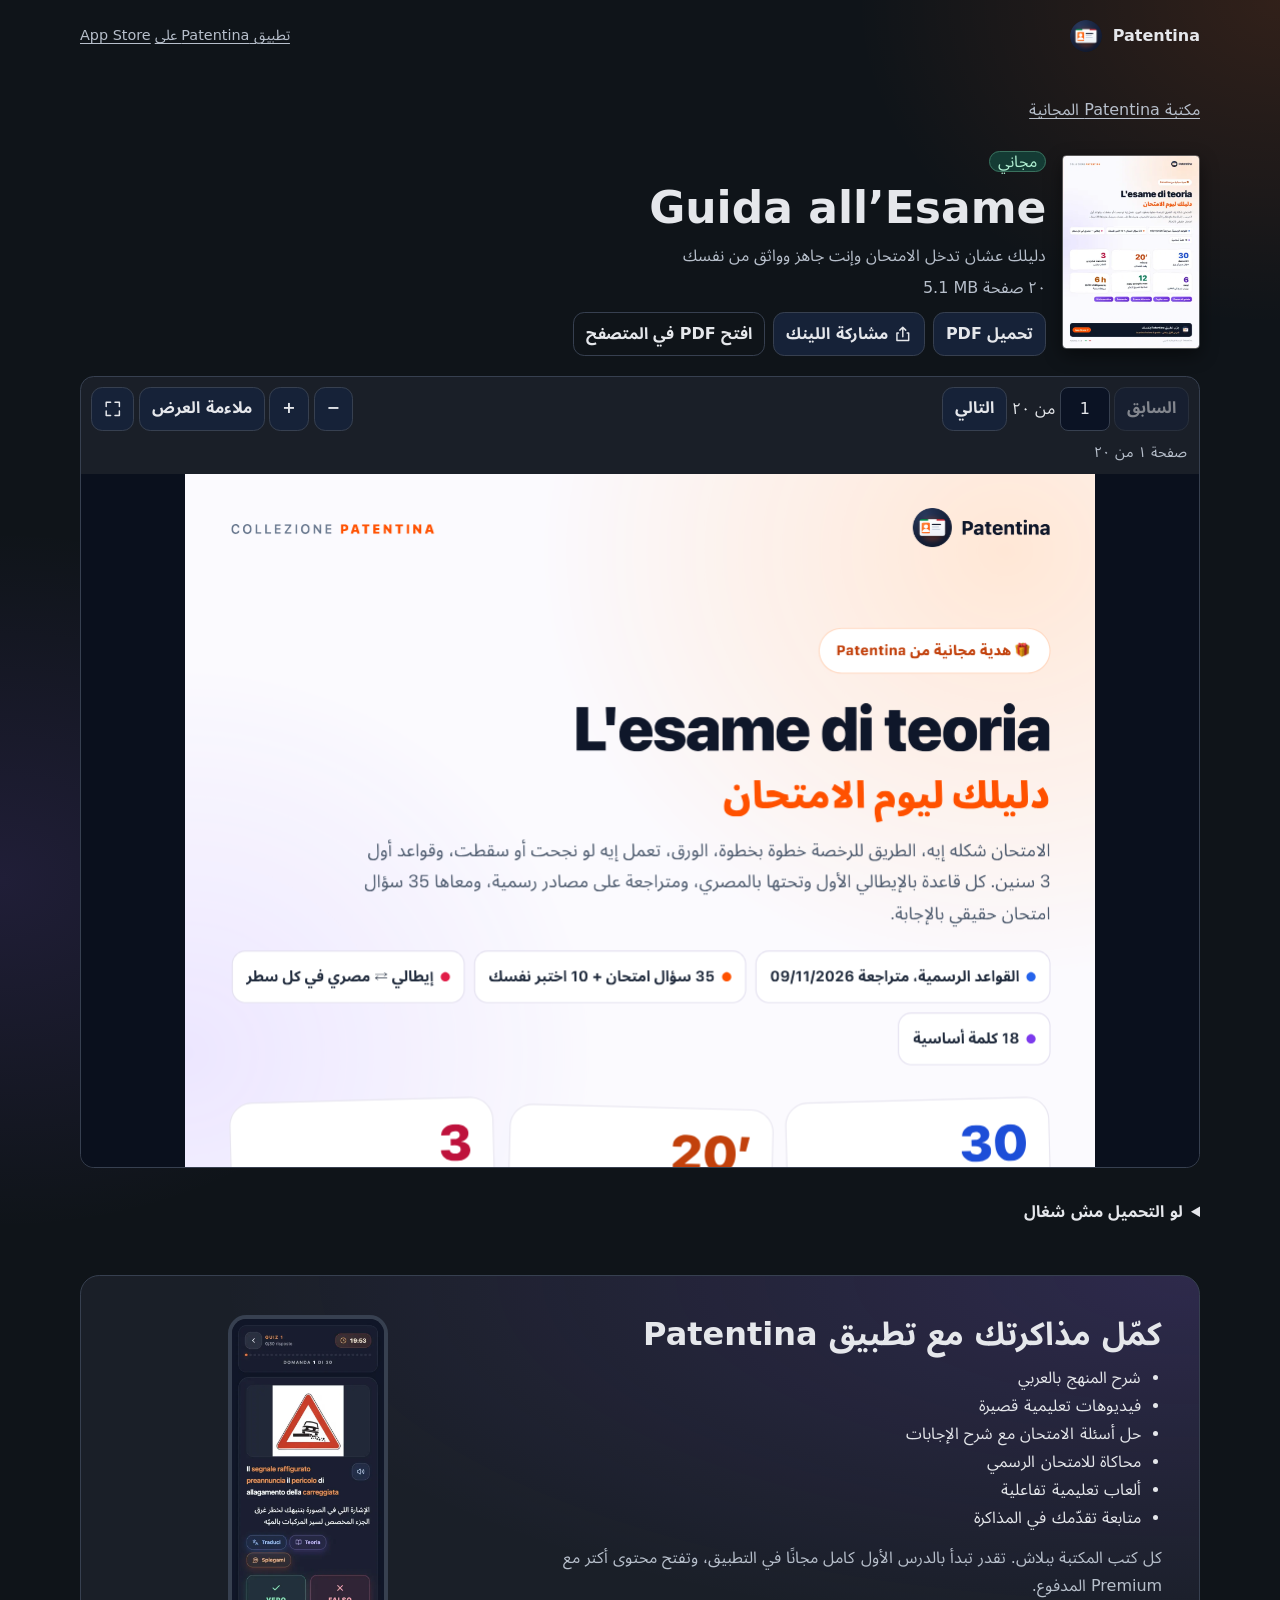
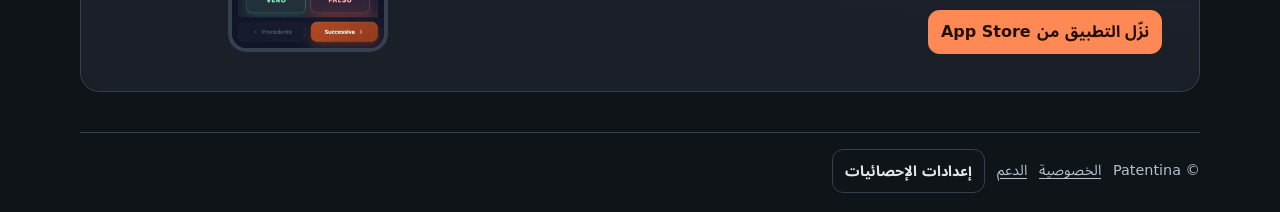
<file: library/guida-esame/index.html>
<!doctype html>
<html lang="ar-EG" dir="rtl">
<head>
<meta charset="utf-8">
<meta name="viewport" content="width=device-width, initial-scale=1, viewport-fit=cover">
<meta name="theme-color" content="#0f1419">
<meta name="referrer" content="strict-origin">
<meta name="description" content="دليلك عشان تدخل الامتحان وإنت جاهز وواثق من نفسك Guida all’Esame. Libro PDF gratuito per la patente B in arabo egiziano.">
<meta name="robots" content="index,follow,max-image-preview:large">
<title>Guida all’Esame | كتاب مجاني من Patentina</title>
<link rel="canonical" href="https://patentina.it/library/guida-esame/">
<link rel="icon" href="/favicon.ico">
<link rel="stylesheet" href="/library/assets/library.css">
<meta property="og:type" content="book">
<meta property="og:locale" content="ar_EG">
<meta property="og:locale:alternate" content="it_IT">
<meta property="og:site_name" content="Patentina">
<meta property="og:title" content="Guida all’Esame | كتاب مجاني من Patentina">
<meta property="og:description" content="دليلك عشان تدخل الامتحان وإنت جاهز وواثق من نفسك Guida all’Esame. Libro PDF gratuito per la patente B in arabo egiziano.">
<meta property="og:url" content="https://patentina.it/library/guida-esame/">
<meta property="og:image" content="https://patentina.it/library/assets/covers/8225adfbc499e0be/guida-esame.webp">
<meta name="twitter:card" content="summary_large_image">
<script type="application/ld+json">{"@context":"https://schema.org","@type":"Book","name":"Guida all’Esame","description":"دليلك عشان تدخل الامتحان وإنت جاهز وواثق من نفسك","url":"https://patentina.it/library/guida-esame/","image":"https://patentina.it/library/assets/covers/8225adfbc499e0be/guida-esame.webp","inLanguage":["it","ar-EG"],"bookFormat":"https://schema.org/EBook","isAccessibleForFree":true,"numberOfPages":20,"publisher":{"@type":"Organization","name":"Patentina","url":"https://patentina.it"}}</script>
<script type="application/json" id="library-config">{"endpoint":"https://iqtdjkmtvyfmpiirvqnn.supabase.co/functions/v1/free-library","ogImage":"/library/assets/covers/d5b9e48517b4b3de/patentina-free-library.jpg"}</script>
<script type="module" src="/library/assets/library.mjs"></script>
<script type="module" src="/library/assets/reader.mjs"></script>
</head>
<body data-book="guida-esame">
<a class="skip" href="#main">انطّ للمحتوى</a>
<header class="wrap top">
  <a class="brand" href="/library/"><img src="/library/assets/logo.png" width="32" height="32" alt=""><bdi lang="it">Patentina</bdi></a>
  <a class="top-link" href="https://apps.apple.com/it/app/patentina/id6827443573" data-store-fallback="https://patentina.it/download" data-event="app_cta">تطبيق Patentina على <bdi lang="en">App Store</bdi></a>
</header>
<main class="wrap" id="main"><nav class="crumb" aria-label="مكانك في الموقع"><a href="/library/">مكتبة Patentina المجانية</a></nav>
  <section class="detail">
    <img class="detail-image" src="/library/assets/covers/8225adfbc499e0be/guida-esame.webp" width="440" height="623" alt="غلاف Guida all’Esame">
    <div><span class="free-label">مجاني</span><h1><bdi lang="it">Guida all’Esame</bdi></h1><p>دليلك عشان تدخل الامتحان وإنت جاهز وواثق من نفسك</p><span class="size"><span>٢٠ صفحة</span> <bdi lang="en">5.1 MB</bdi></span>
    <div class="actions"><a class="btn" href="/library/assets/files/b5fcffd9a3eedbb9/Patentina-guida-esame.pdf" download="Patentina-guida-esame.pdf" data-attachment="/library/assets/files/b5fcffd9a3eedbb9/Patentina-guida-esame.pdf" data-event="download_request">تحميل PDF</a><button hidden class="btn" type="button" data-share="/library/guida-esame/" data-title="Guida all’Esame"><svg viewBox="0 0 24 24" fill="none" stroke="currentColor" stroke-width="2" stroke-linecap="round" stroke-linejoin="round" aria-hidden="true"><path d="M12 16V3m-4 4 4-4 4 4M6 11H4v10h16V11h-2"/></svg> مشاركة اللينك</button>
    <a class="btn btn-text" href="/library/assets/files/b5fcffd9a3eedbb9/Patentina-guida-esame.pdf" target="_blank" rel="noopener" data-event="read_click">افتح PDF في المتصفح</a></div></div>
  </section>
  <section class="reader" id="reader" data-file="/library/assets/files/b5fcffd9a3eedbb9/Patentina-guida-esame.pdf" aria-label="قارئ الكتاب">
    <div class="reader-tools" hidden>
      <div class="actions">
        <button type="button" class="btn" data-reader="prev">السابق</button>
        <label class="sr-only" for="page-number">رقم الصفحة</label><input id="page-number" inputmode="numeric" type="number" min="1" max="20" value="1">
        <span>من ٢٠</span>
        <button type="button" class="btn" data-reader="next">التالي</button>
      </div>
      <div class="actions">
        <button type="button" class="btn" data-reader="minus" aria-label="صغّر الصفحة">−</button>
        <button type="button" class="btn" data-reader="plus" aria-label="كبّر الصفحة">+</button>
        <button type="button" class="btn" data-reader="fit">ملاءمة العرض</button>
        <button type="button" class="btn" data-reader="fullscreen" aria-label="ملء الشاشة" hidden><svg viewBox="0 0 24 24" fill="none" stroke="currentColor" stroke-width="2" stroke-linecap="round" stroke-linejoin="round" aria-hidden="true"><path d="M9 3H3v6m12-6h6v6M9 21H3v-6m12 6h6v-6"/></svg></button>
      </div>
    </div>
    <div class="reader-status" role="status"></div>
    <div class="reader-error notice" hidden>حصلت مشكلة في فتح الكتاب. <button type="button" class="btn" data-reader="retry">جرّب تاني</button></div>
    <div class="reader-scroll"><div class="reader-sheet"></div></div>
  </section>
  <details class="help" id="download-help">
    <summary>لو التحميل مش شغال</summary>
    <p>افتح الصفحة في <bdi lang="en">Safari</bdi> أو <bdi lang="en">Chrome</bdi> وحمّل الكتاب بسهولة.</p>
    <ul>
      <li>من تيك توك أو إنستجرام أو فيسبوك، دوس على النقط التلاتة واختار «فتح في المتصفح» لو الاختيار موجود. لو مش ظاهر، انسخ اللينك وافتحه بنفسك.</li>
      <li><bdi lang="en">iPhone</bdi> لو الكتاب اتفتح للمعاينة، دوس على «مشاركة» وبعدين «حفظ في الملفات».</li>
      <li><bdi lang="en">Android</bdi> لو الكتاب اتفتح للمعاينة، دوس على زر التحميل أو اختار «تنزيل» من قايمة المتصفح. هتلاقيه في التنزيلات.</li>
    </ul>
    <button hidden class="btn" type="button" data-share="/library/guida-esame/" data-title="Patentina"><svg viewBox="0 0 24 24" fill="none" stroke="currentColor" stroke-width="2" stroke-linecap="round" stroke-linejoin="round" aria-hidden="true"><path d="M12 16V3m-4 4 4-4 4 4M6 11H4v10h16V11h-2"/></svg> مشاركة اللينك</button>
  </details><section class="app" aria-labelledby="app-heading">
  <div><h2 id="app-heading">كمّل مذاكرتك مع تطبيق <bdi lang="it">Patentina</bdi></h2>
  <ul><li>شرح المنهج بالعربي</li><li>فيديوهات تعليمية قصيرة</li><li>حل أسئلة الامتحان مع شرح الإجابات</li>
  <li>محاكاة للامتحان الرسمي</li><li>ألعاب تعليمية تفاعلية</li><li>متابعة تقدّمك في المذاكرة</li></ul>
  <p>كل كتب المكتبة ببلاش. تقدر تبدأ بالدرس الأول كامل مجانًا في التطبيق، وتفتح محتوى أكتر مع <bdi lang="en">Premium</bdi> المدفوع.</p>
  <a class="btn btn-primary" href="https://apps.apple.com/it/app/patentina/id6827443573" data-store-fallback="https://patentina.it/download" data-event="app_cta">نزّل التطبيق من <bdi lang="en">App Store</bdi></a></div>
  <img src="/assets/screens/quiz.webp" width="323" height="700" alt="شاشة حل أسئلة الامتحان في تطبيق Patentina" loading="lazy" decoding="async">
</section></main>
<footer class="wrap foot">
  <span>© <bdi lang="it">Patentina</bdi></span>
  <a href="https://help.patentina.it/privacy.html">الخصوصية</a>
  <a href="mailto:support@patentina.it">الدعم</a>
  <button hidden class="btn btn-text" type="button" data-analytics>إعدادات الإحصائيات</button>
</footer>
<dialog id="share-dialog" aria-labelledby="share-title">
  <h2 id="share-title">شارك اللينك</h2>
  <label for="share-url">لينك المشاركة</label>
  <input id="share-url" readonly>
  <p id="share-status" role="status"></p>
  <div class="actions">
    <button class="btn btn-primary" type="button" data-copy>انسخ اللينك</button>
    <a class="btn" data-whatsapp target="_blank" rel="noopener noreferrer">واتساب</a>
    <form method="dialog"><button class="btn btn-text">قفل</button></form>
  </div>
</dialog>
<dialog id="analytics-dialog" aria-labelledby="analytics-title">
  <h2 id="analytics-title">إحصائيات المكتبة</h2>
  <p>لو وافقت، هنسجّل إحصائيات مجمّعة عن استخدام المكتبة، زي مصدر الزيارة والكتب اللي اتفتحت. تقدر تغيّر اختيارك في أي وقت.</p>
  <div class="actions"><button class="btn btn-primary" data-consent="yes">السماح بالإحصائيات</button>
  <button class="btn" data-consent="no">إيقاف الإحصائيات</button>
  <form method="dialog"><button class="btn btn-text">قفل</button></form></div>
</dialog>
</body>
</html>
</file>
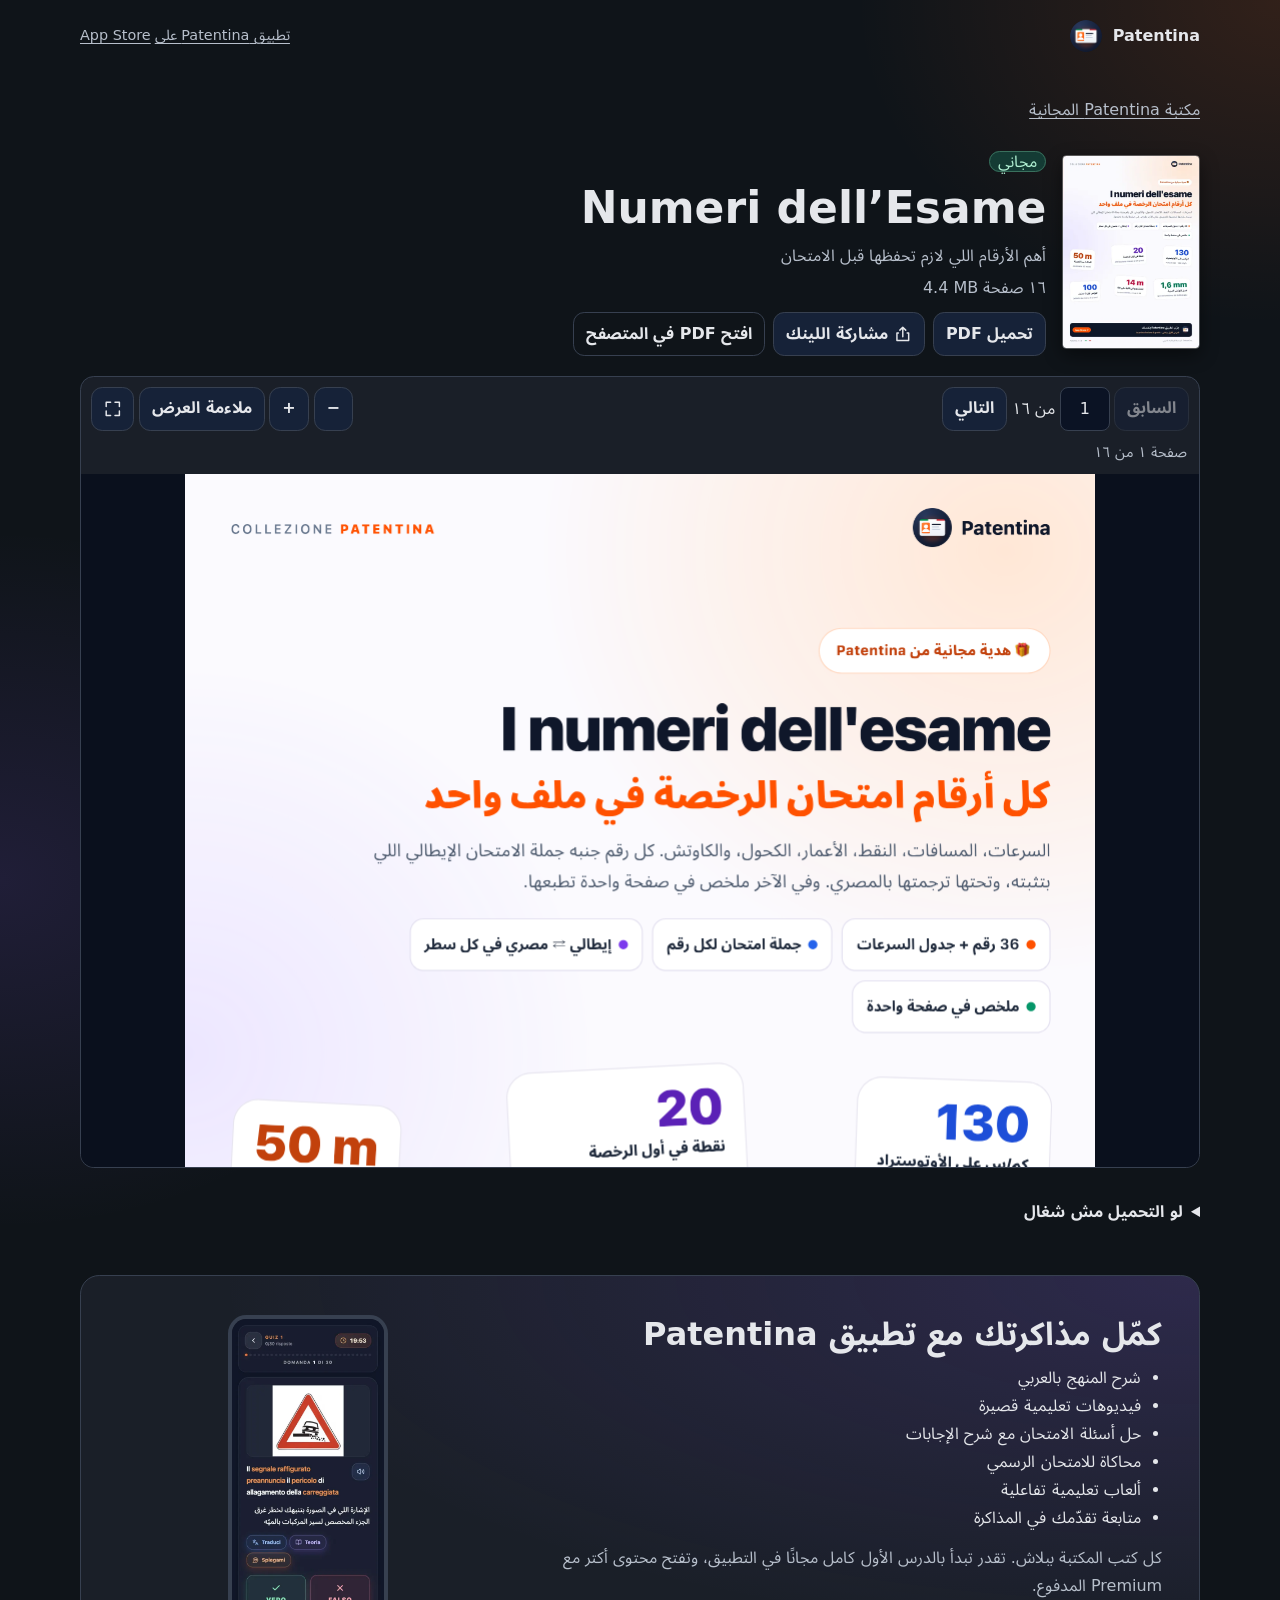
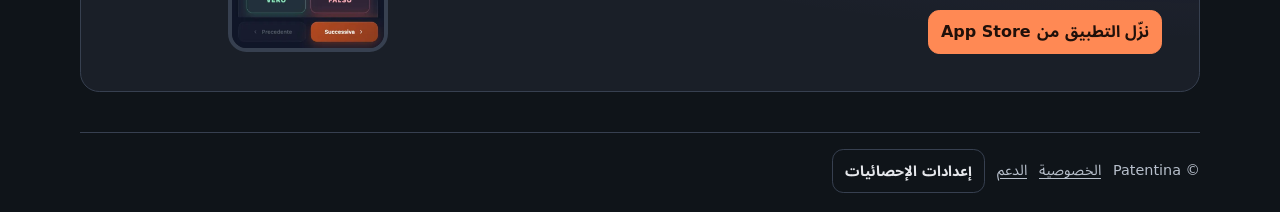
<file: library/numeri-esame/index.html>
<!doctype html>
<html lang="ar-EG" dir="rtl">
<head>
<meta charset="utf-8">
<meta name="viewport" content="width=device-width, initial-scale=1, viewport-fit=cover">
<meta name="theme-color" content="#0f1419">
<meta name="referrer" content="strict-origin">
<meta name="description" content="أهم الأرقام اللي لازم تحفظها قبل الامتحان Numeri dell’Esame. Libro PDF gratuito per la patente B in arabo egiziano.">
<meta name="robots" content="index,follow,max-image-preview:large">
<title>Numeri dell’Esame | كتاب مجاني من Patentina</title>
<link rel="canonical" href="https://patentina.it/library/numeri-esame/">
<link rel="icon" href="/favicon.ico">
<link rel="stylesheet" href="/library/assets/library.css">
<meta property="og:type" content="book">
<meta property="og:locale" content="ar_EG">
<meta property="og:locale:alternate" content="it_IT">
<meta property="og:site_name" content="Patentina">
<meta property="og:title" content="Numeri dell’Esame | كتاب مجاني من Patentina">
<meta property="og:description" content="أهم الأرقام اللي لازم تحفظها قبل الامتحان Numeri dell’Esame. Libro PDF gratuito per la patente B in arabo egiziano.">
<meta property="og:url" content="https://patentina.it/library/numeri-esame/">
<meta property="og:image" content="https://patentina.it/library/assets/covers/70566743e5f6db2e/numeri-esame.webp">
<meta name="twitter:card" content="summary_large_image">
<script type="application/ld+json">{"@context":"https://schema.org","@type":"Book","name":"Numeri dell’Esame","description":"أهم الأرقام اللي لازم تحفظها قبل الامتحان","url":"https://patentina.it/library/numeri-esame/","image":"https://patentina.it/library/assets/covers/70566743e5f6db2e/numeri-esame.webp","inLanguage":["it","ar-EG"],"bookFormat":"https://schema.org/EBook","isAccessibleForFree":true,"numberOfPages":16,"publisher":{"@type":"Organization","name":"Patentina","url":"https://patentina.it"}}</script>
<script type="application/json" id="library-config">{"endpoint":"https://iqtdjkmtvyfmpiirvqnn.supabase.co/functions/v1/free-library","ogImage":"/library/assets/covers/d5b9e48517b4b3de/patentina-free-library.jpg"}</script>
<script type="module" src="/library/assets/library.mjs"></script>
<script type="module" src="/library/assets/reader.mjs"></script>
</head>
<body data-book="numeri-esame">
<a class="skip" href="#main">انطّ للمحتوى</a>
<header class="wrap top">
  <a class="brand" href="/library/"><img src="/library/assets/logo.png" width="32" height="32" alt=""><bdi lang="it">Patentina</bdi></a>
  <a class="top-link" href="https://apps.apple.com/it/app/patentina/id6827443573" data-store-fallback="https://patentina.it/download" data-event="app_cta">تطبيق Patentina على <bdi lang="en">App Store</bdi></a>
</header>
<main class="wrap" id="main"><nav class="crumb" aria-label="مكانك في الموقع"><a href="/library/">مكتبة Patentina المجانية</a></nav>
  <section class="detail">
    <img class="detail-image" src="/library/assets/covers/70566743e5f6db2e/numeri-esame.webp" width="440" height="623" alt="غلاف Numeri dell’Esame">
    <div><span class="free-label">مجاني</span><h1><bdi lang="it">Numeri dell’Esame</bdi></h1><p>أهم الأرقام اللي لازم تحفظها قبل الامتحان</p><span class="size"><span>١٦ صفحة</span> <bdi lang="en">4.4 MB</bdi></span>
    <div class="actions"><a class="btn" href="/library/assets/files/52fd6d801c1c4dc9/Patentina-numeri-esame.pdf" download="Patentina-numeri-esame.pdf" data-attachment="/library/assets/files/52fd6d801c1c4dc9/Patentina-numeri-esame.pdf" data-event="download_request">تحميل PDF</a><button hidden class="btn" type="button" data-share="/library/numeri-esame/" data-title="Numeri dell’Esame"><svg viewBox="0 0 24 24" fill="none" stroke="currentColor" stroke-width="2" stroke-linecap="round" stroke-linejoin="round" aria-hidden="true"><path d="M12 16V3m-4 4 4-4 4 4M6 11H4v10h16V11h-2"/></svg> مشاركة اللينك</button>
    <a class="btn btn-text" href="/library/assets/files/52fd6d801c1c4dc9/Patentina-numeri-esame.pdf" target="_blank" rel="noopener" data-event="read_click">افتح PDF في المتصفح</a></div></div>
  </section>
  <section class="reader" id="reader" data-file="/library/assets/files/52fd6d801c1c4dc9/Patentina-numeri-esame.pdf" aria-label="قارئ الكتاب">
    <div class="reader-tools" hidden>
      <div class="actions">
        <button type="button" class="btn" data-reader="prev">السابق</button>
        <label class="sr-only" for="page-number">رقم الصفحة</label><input id="page-number" inputmode="numeric" type="number" min="1" max="16" value="1">
        <span>من ١٦</span>
        <button type="button" class="btn" data-reader="next">التالي</button>
      </div>
      <div class="actions">
        <button type="button" class="btn" data-reader="minus" aria-label="صغّر الصفحة">−</button>
        <button type="button" class="btn" data-reader="plus" aria-label="كبّر الصفحة">+</button>
        <button type="button" class="btn" data-reader="fit">ملاءمة العرض</button>
        <button type="button" class="btn" data-reader="fullscreen" aria-label="ملء الشاشة" hidden><svg viewBox="0 0 24 24" fill="none" stroke="currentColor" stroke-width="2" stroke-linecap="round" stroke-linejoin="round" aria-hidden="true"><path d="M9 3H3v6m12-6h6v6M9 21H3v-6m12 6h6v-6"/></svg></button>
      </div>
    </div>
    <div class="reader-status" role="status"></div>
    <div class="reader-error notice" hidden>حصلت مشكلة في فتح الكتاب. <button type="button" class="btn" data-reader="retry">جرّب تاني</button></div>
    <div class="reader-scroll"><div class="reader-sheet"></div></div>
  </section>
  <details class="help" id="download-help">
    <summary>لو التحميل مش شغال</summary>
    <p>افتح الصفحة في <bdi lang="en">Safari</bdi> أو <bdi lang="en">Chrome</bdi> وحمّل الكتاب بسهولة.</p>
    <ul>
      <li>من تيك توك أو إنستجرام أو فيسبوك، دوس على النقط التلاتة واختار «فتح في المتصفح» لو الاختيار موجود. لو مش ظاهر، انسخ اللينك وافتحه بنفسك.</li>
      <li><bdi lang="en">iPhone</bdi> لو الكتاب اتفتح للمعاينة، دوس على «مشاركة» وبعدين «حفظ في الملفات».</li>
      <li><bdi lang="en">Android</bdi> لو الكتاب اتفتح للمعاينة، دوس على زر التحميل أو اختار «تنزيل» من قايمة المتصفح. هتلاقيه في التنزيلات.</li>
    </ul>
    <button hidden class="btn" type="button" data-share="/library/numeri-esame/" data-title="Patentina"><svg viewBox="0 0 24 24" fill="none" stroke="currentColor" stroke-width="2" stroke-linecap="round" stroke-linejoin="round" aria-hidden="true"><path d="M12 16V3m-4 4 4-4 4 4M6 11H4v10h16V11h-2"/></svg> مشاركة اللينك</button>
  </details><section class="app" aria-labelledby="app-heading">
  <div><h2 id="app-heading">كمّل مذاكرتك مع تطبيق <bdi lang="it">Patentina</bdi></h2>
  <ul><li>شرح المنهج بالعربي</li><li>فيديوهات تعليمية قصيرة</li><li>حل أسئلة الامتحان مع شرح الإجابات</li>
  <li>محاكاة للامتحان الرسمي</li><li>ألعاب تعليمية تفاعلية</li><li>متابعة تقدّمك في المذاكرة</li></ul>
  <p>كل كتب المكتبة ببلاش. تقدر تبدأ بالدرس الأول كامل مجانًا في التطبيق، وتفتح محتوى أكتر مع <bdi lang="en">Premium</bdi> المدفوع.</p>
  <a class="btn btn-primary" href="https://apps.apple.com/it/app/patentina/id6827443573" data-store-fallback="https://patentina.it/download" data-event="app_cta">نزّل التطبيق من <bdi lang="en">App Store</bdi></a></div>
  <img src="/assets/screens/quiz.webp" width="323" height="700" alt="شاشة حل أسئلة الامتحان في تطبيق Patentina" loading="lazy" decoding="async">
</section></main>
<footer class="wrap foot">
  <span>© <bdi lang="it">Patentina</bdi></span>
  <a href="https://help.patentina.it/privacy.html">الخصوصية</a>
  <a href="mailto:support@patentina.it">الدعم</a>
  <button hidden class="btn btn-text" type="button" data-analytics>إعدادات الإحصائيات</button>
</footer>
<dialog id="share-dialog" aria-labelledby="share-title">
  <h2 id="share-title">شارك اللينك</h2>
  <label for="share-url">لينك المشاركة</label>
  <input id="share-url" readonly>
  <p id="share-status" role="status"></p>
  <div class="actions">
    <button class="btn btn-primary" type="button" data-copy>انسخ اللينك</button>
    <a class="btn" data-whatsapp target="_blank" rel="noopener noreferrer">واتساب</a>
    <form method="dialog"><button class="btn btn-text">قفل</button></form>
  </div>
</dialog>
<dialog id="analytics-dialog" aria-labelledby="analytics-title">
  <h2 id="analytics-title">إحصائيات المكتبة</h2>
  <p>لو وافقت، هنسجّل إحصائيات مجمّعة عن استخدام المكتبة، زي مصدر الزيارة والكتب اللي اتفتحت. تقدر تغيّر اختيارك في أي وقت.</p>
  <div class="actions"><button class="btn btn-primary" data-consent="yes">السماح بالإحصائيات</button>
  <button class="btn" data-consent="no">إيقاف الإحصائيات</button>
  <form method="dialog"><button class="btn btn-text">قفل</button></form></div>
</dialog>
</body>
</html>
</file>
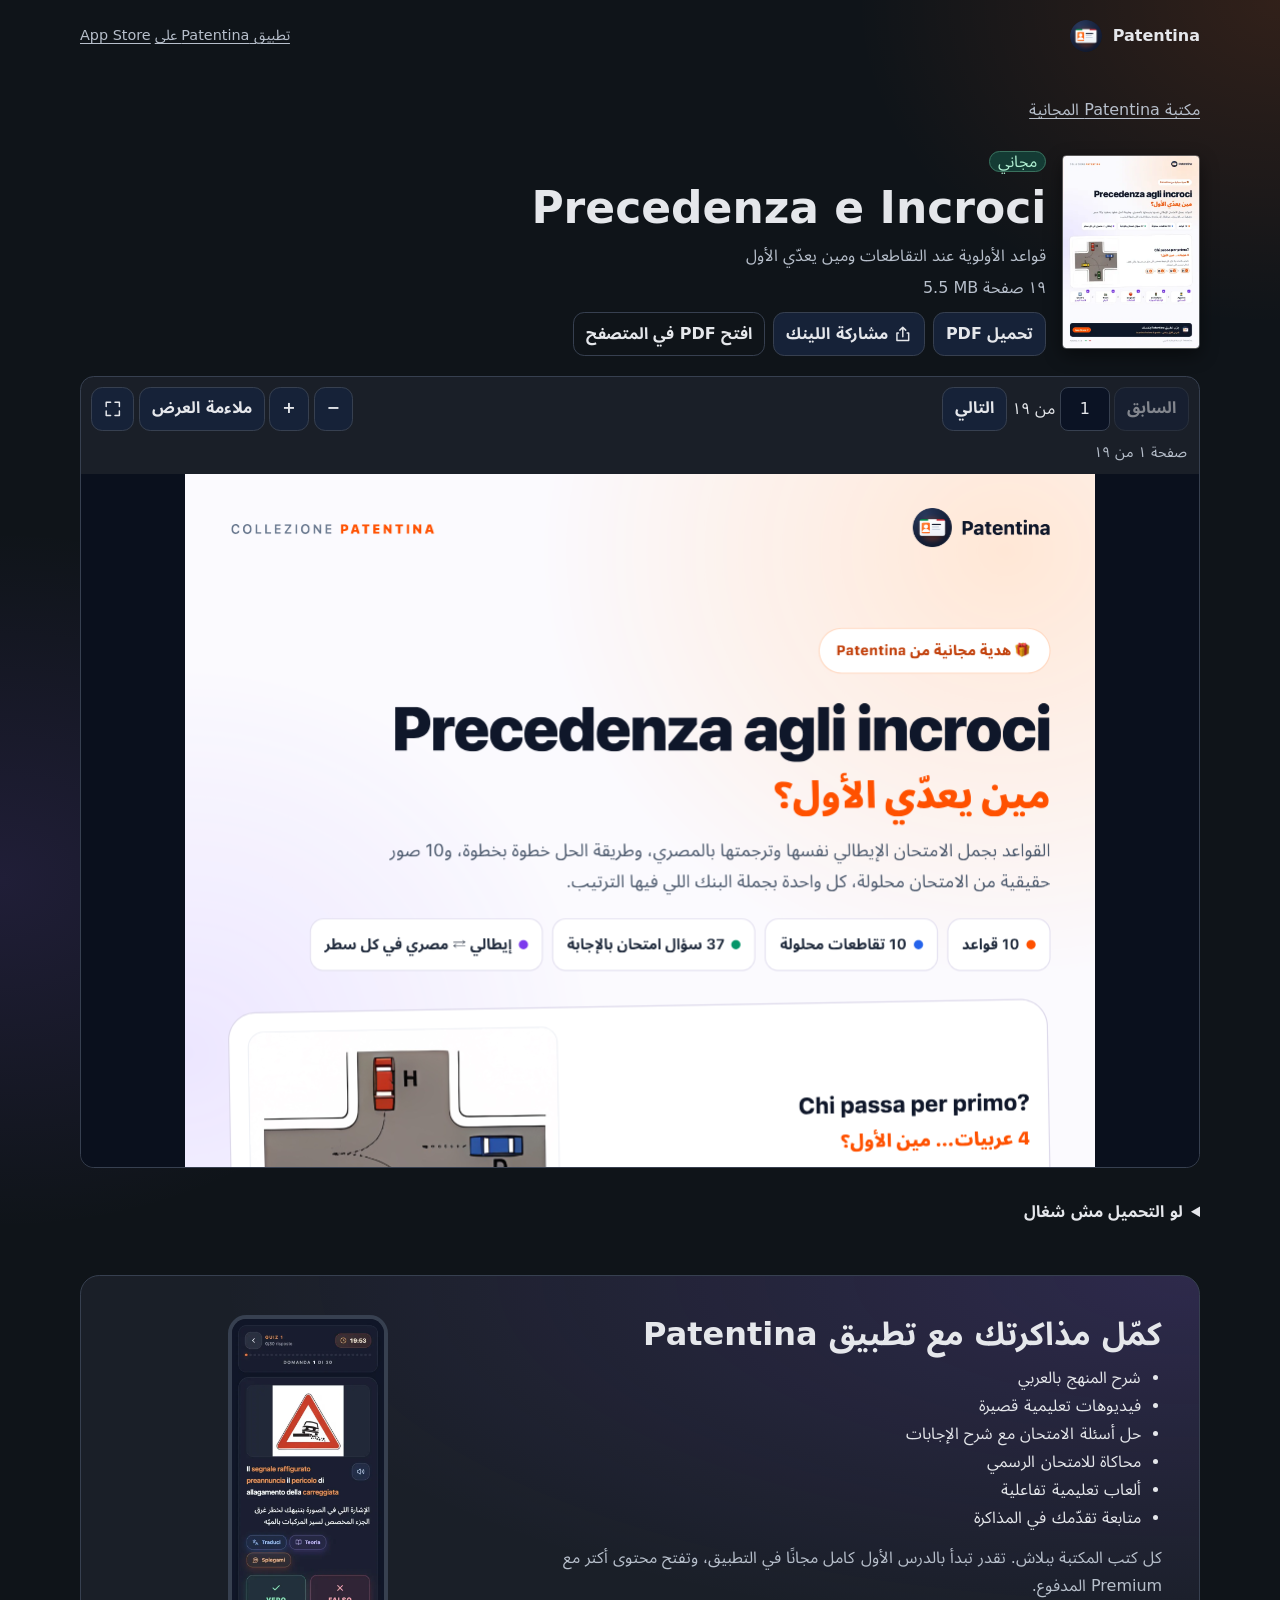
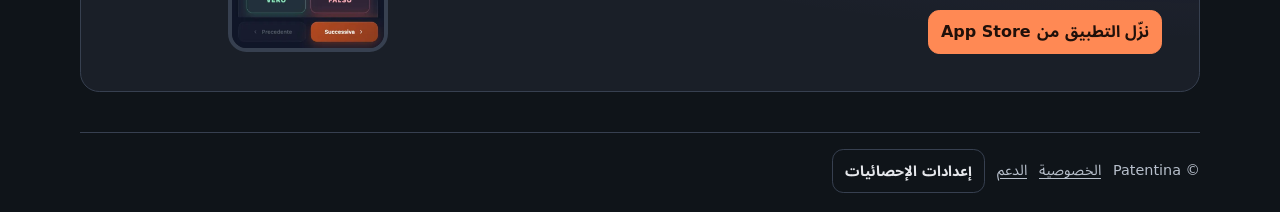
<file: library/precedenza-incroci/index.html>
<!doctype html>
<html lang="ar-EG" dir="rtl">
<head>
<meta charset="utf-8">
<meta name="viewport" content="width=device-width, initial-scale=1, viewport-fit=cover">
<meta name="theme-color" content="#0f1419">
<meta name="referrer" content="strict-origin">
<meta name="description" content="قواعد الأولوية عند التقاطعات ومين يعدّي الأول Precedenza e Incroci. Libro PDF gratuito per la patente B in arabo egiziano.">
<meta name="robots" content="index,follow,max-image-preview:large">
<title>Precedenza e Incroci | كتاب مجاني من Patentina</title>
<link rel="canonical" href="https://patentina.it/library/precedenza-incroci/">
<link rel="icon" href="/favicon.ico">
<link rel="stylesheet" href="/library/assets/library.css">
<meta property="og:type" content="book">
<meta property="og:locale" content="ar_EG">
<meta property="og:locale:alternate" content="it_IT">
<meta property="og:site_name" content="Patentina">
<meta property="og:title" content="Precedenza e Incroci | كتاب مجاني من Patentina">
<meta property="og:description" content="قواعد الأولوية عند التقاطعات ومين يعدّي الأول Precedenza e Incroci. Libro PDF gratuito per la patente B in arabo egiziano.">
<meta property="og:url" content="https://patentina.it/library/precedenza-incroci/">
<meta property="og:image" content="https://patentina.it/library/assets/covers/e55f4bffcb84137b/precedenza-incroci.webp">
<meta name="twitter:card" content="summary_large_image">
<script type="application/ld+json">{"@context":"https://schema.org","@type":"Book","name":"Precedenza e Incroci","description":"قواعد الأولوية عند التقاطعات ومين يعدّي الأول","url":"https://patentina.it/library/precedenza-incroci/","image":"https://patentina.it/library/assets/covers/e55f4bffcb84137b/precedenza-incroci.webp","inLanguage":["it","ar-EG"],"bookFormat":"https://schema.org/EBook","isAccessibleForFree":true,"numberOfPages":19,"publisher":{"@type":"Organization","name":"Patentina","url":"https://patentina.it"}}</script>
<script type="application/json" id="library-config">{"endpoint":"https://iqtdjkmtvyfmpiirvqnn.supabase.co/functions/v1/free-library","ogImage":"/library/assets/covers/d5b9e48517b4b3de/patentina-free-library.jpg"}</script>
<script type="module" src="/library/assets/library.mjs"></script>
<script type="module" src="/library/assets/reader.mjs"></script>
</head>
<body data-book="precedenza-incroci">
<a class="skip" href="#main">انطّ للمحتوى</a>
<header class="wrap top">
  <a class="brand" href="/library/"><img src="/library/assets/logo.png" width="32" height="32" alt=""><bdi lang="it">Patentina</bdi></a>
  <a class="top-link" href="https://apps.apple.com/it/app/patentina/id6827443573" data-store-fallback="https://patentina.it/download" data-event="app_cta">تطبيق Patentina على <bdi lang="en">App Store</bdi></a>
</header>
<main class="wrap" id="main"><nav class="crumb" aria-label="مكانك في الموقع"><a href="/library/">مكتبة Patentina المجانية</a></nav>
  <section class="detail">
    <img class="detail-image" src="/library/assets/covers/e55f4bffcb84137b/precedenza-incroci.webp" width="440" height="623" alt="غلاف Precedenza e Incroci">
    <div><span class="free-label">مجاني</span><h1><bdi lang="it">Precedenza e Incroci</bdi></h1><p>قواعد الأولوية عند التقاطعات ومين يعدّي الأول</p><span class="size"><span>١٩ صفحة</span> <bdi lang="en">5.5 MB</bdi></span>
    <div class="actions"><a class="btn" href="/library/assets/files/4c92a3bb7a9e0f9e/Patentina-precedenza-incroci.pdf" download="Patentina-precedenza-incroci.pdf" data-attachment="/library/assets/files/4c92a3bb7a9e0f9e/Patentina-precedenza-incroci.pdf" data-event="download_request">تحميل PDF</a><button hidden class="btn" type="button" data-share="/library/precedenza-incroci/" data-title="Precedenza e Incroci"><svg viewBox="0 0 24 24" fill="none" stroke="currentColor" stroke-width="2" stroke-linecap="round" stroke-linejoin="round" aria-hidden="true"><path d="M12 16V3m-4 4 4-4 4 4M6 11H4v10h16V11h-2"/></svg> مشاركة اللينك</button>
    <a class="btn btn-text" href="/library/assets/files/4c92a3bb7a9e0f9e/Patentina-precedenza-incroci.pdf" target="_blank" rel="noopener" data-event="read_click">افتح PDF في المتصفح</a></div></div>
  </section>
  <section class="reader" id="reader" data-file="/library/assets/files/4c92a3bb7a9e0f9e/Patentina-precedenza-incroci.pdf" aria-label="قارئ الكتاب">
    <div class="reader-tools" hidden>
      <div class="actions">
        <button type="button" class="btn" data-reader="prev">السابق</button>
        <label class="sr-only" for="page-number">رقم الصفحة</label><input id="page-number" inputmode="numeric" type="number" min="1" max="19" value="1">
        <span>من ١٩</span>
        <button type="button" class="btn" data-reader="next">التالي</button>
      </div>
      <div class="actions">
        <button type="button" class="btn" data-reader="minus" aria-label="صغّر الصفحة">−</button>
        <button type="button" class="btn" data-reader="plus" aria-label="كبّر الصفحة">+</button>
        <button type="button" class="btn" data-reader="fit">ملاءمة العرض</button>
        <button type="button" class="btn" data-reader="fullscreen" aria-label="ملء الشاشة" hidden><svg viewBox="0 0 24 24" fill="none" stroke="currentColor" stroke-width="2" stroke-linecap="round" stroke-linejoin="round" aria-hidden="true"><path d="M9 3H3v6m12-6h6v6M9 21H3v-6m12 6h6v-6"/></svg></button>
      </div>
    </div>
    <div class="reader-status" role="status"></div>
    <div class="reader-error notice" hidden>حصلت مشكلة في فتح الكتاب. <button type="button" class="btn" data-reader="retry">جرّب تاني</button></div>
    <div class="reader-scroll"><div class="reader-sheet"></div></div>
  </section>
  <details class="help" id="download-help">
    <summary>لو التحميل مش شغال</summary>
    <p>افتح الصفحة في <bdi lang="en">Safari</bdi> أو <bdi lang="en">Chrome</bdi> وحمّل الكتاب بسهولة.</p>
    <ul>
      <li>من تيك توك أو إنستجرام أو فيسبوك، دوس على النقط التلاتة واختار «فتح في المتصفح» لو الاختيار موجود. لو مش ظاهر، انسخ اللينك وافتحه بنفسك.</li>
      <li><bdi lang="en">iPhone</bdi> لو الكتاب اتفتح للمعاينة، دوس على «مشاركة» وبعدين «حفظ في الملفات».</li>
      <li><bdi lang="en">Android</bdi> لو الكتاب اتفتح للمعاينة، دوس على زر التحميل أو اختار «تنزيل» من قايمة المتصفح. هتلاقيه في التنزيلات.</li>
    </ul>
    <button hidden class="btn" type="button" data-share="/library/precedenza-incroci/" data-title="Patentina"><svg viewBox="0 0 24 24" fill="none" stroke="currentColor" stroke-width="2" stroke-linecap="round" stroke-linejoin="round" aria-hidden="true"><path d="M12 16V3m-4 4 4-4 4 4M6 11H4v10h16V11h-2"/></svg> مشاركة اللينك</button>
  </details><section class="app" aria-labelledby="app-heading">
  <div><h2 id="app-heading">كمّل مذاكرتك مع تطبيق <bdi lang="it">Patentina</bdi></h2>
  <ul><li>شرح المنهج بالعربي</li><li>فيديوهات تعليمية قصيرة</li><li>حل أسئلة الامتحان مع شرح الإجابات</li>
  <li>محاكاة للامتحان الرسمي</li><li>ألعاب تعليمية تفاعلية</li><li>متابعة تقدّمك في المذاكرة</li></ul>
  <p>كل كتب المكتبة ببلاش. تقدر تبدأ بالدرس الأول كامل مجانًا في التطبيق، وتفتح محتوى أكتر مع <bdi lang="en">Premium</bdi> المدفوع.</p>
  <a class="btn btn-primary" href="https://apps.apple.com/it/app/patentina/id6827443573" data-store-fallback="https://patentina.it/download" data-event="app_cta">نزّل التطبيق من <bdi lang="en">App Store</bdi></a></div>
  <img src="/assets/screens/quiz.webp" width="323" height="700" alt="شاشة حل أسئلة الامتحان في تطبيق Patentina" loading="lazy" decoding="async">
</section></main>
<footer class="wrap foot">
  <span>© <bdi lang="it">Patentina</bdi></span>
  <a href="https://help.patentina.it/privacy.html">الخصوصية</a>
  <a href="mailto:support@patentina.it">الدعم</a>
  <button hidden class="btn btn-text" type="button" data-analytics>إعدادات الإحصائيات</button>
</footer>
<dialog id="share-dialog" aria-labelledby="share-title">
  <h2 id="share-title">شارك اللينك</h2>
  <label for="share-url">لينك المشاركة</label>
  <input id="share-url" readonly>
  <p id="share-status" role="status"></p>
  <div class="actions">
    <button class="btn btn-primary" type="button" data-copy>انسخ اللينك</button>
    <a class="btn" data-whatsapp target="_blank" rel="noopener noreferrer">واتساب</a>
    <form method="dialog"><button class="btn btn-text">قفل</button></form>
  </div>
</dialog>
<dialog id="analytics-dialog" aria-labelledby="analytics-title">
  <h2 id="analytics-title">إحصائيات المكتبة</h2>
  <p>لو وافقت، هنسجّل إحصائيات مجمّعة عن استخدام المكتبة، زي مصدر الزيارة والكتب اللي اتفتحت. تقدر تغيّر اختيارك في أي وقت.</p>
  <div class="actions"><button class="btn btn-primary" data-consent="yes">السماح بالإحصائيات</button>
  <button class="btn" data-consent="no">إيقاف الإحصائيات</button>
  <form method="dialog"><button class="btn btn-text">قفل</button></form></div>
</dialog>
</body>
</html>
</file>
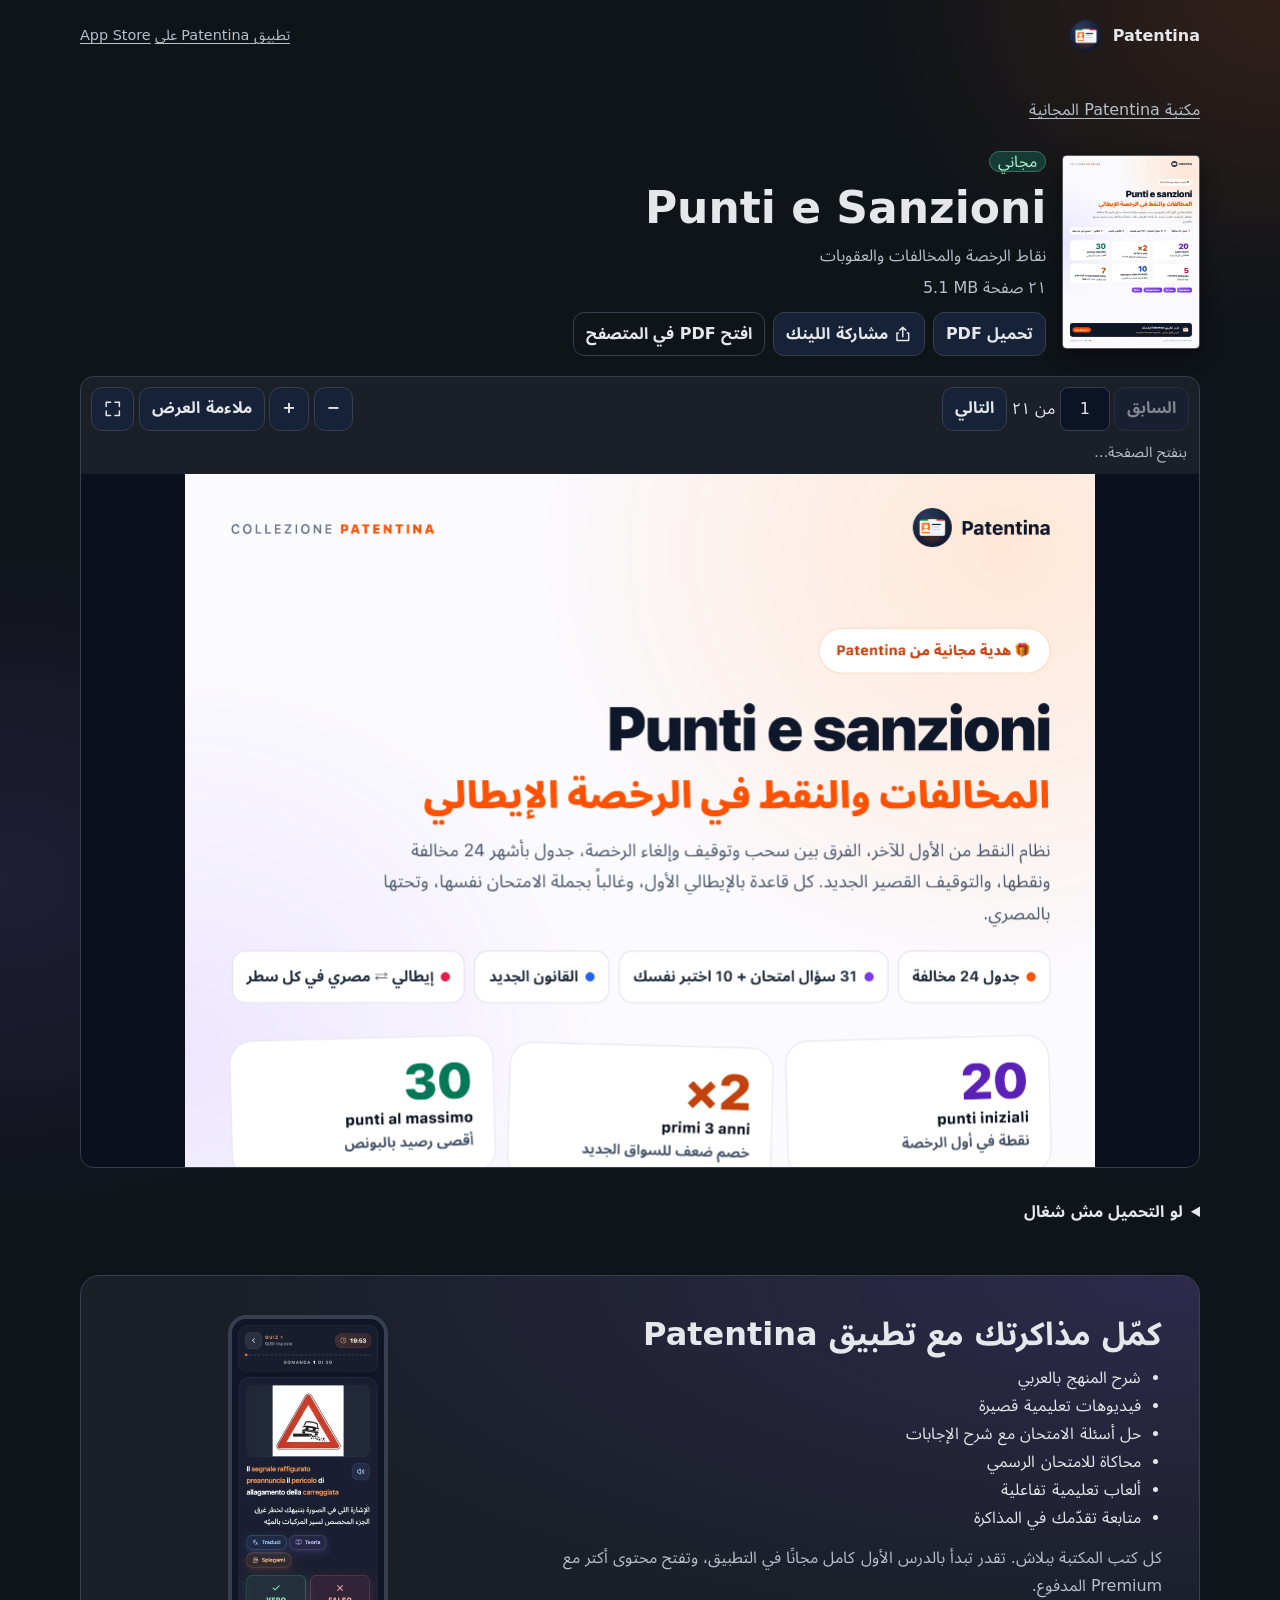
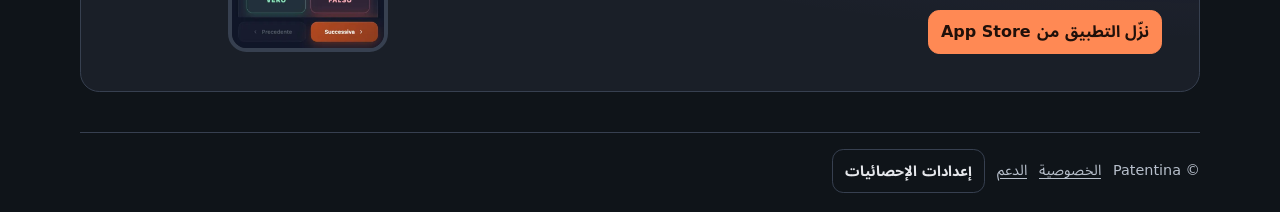
<file: library/punti-sanzioni/index.html>
<!doctype html>
<html lang="ar-EG" dir="rtl">
<head>
<meta charset="utf-8">
<meta name="viewport" content="width=device-width, initial-scale=1, viewport-fit=cover">
<meta name="theme-color" content="#0f1419">
<meta name="referrer" content="strict-origin">
<meta name="description" content="نقاط الرخصة والمخالفات والعقوبات Punti e Sanzioni. Libro PDF gratuito per la patente B in arabo egiziano.">
<meta name="robots" content="index,follow,max-image-preview:large">
<title>Punti e Sanzioni | كتاب مجاني من Patentina</title>
<link rel="canonical" href="https://patentina.it/library/punti-sanzioni/">
<link rel="icon" href="/favicon.ico">
<link rel="stylesheet" href="/library/assets/library.css">
<meta property="og:type" content="book">
<meta property="og:locale" content="ar_EG">
<meta property="og:locale:alternate" content="it_IT">
<meta property="og:site_name" content="Patentina">
<meta property="og:title" content="Punti e Sanzioni | كتاب مجاني من Patentina">
<meta property="og:description" content="نقاط الرخصة والمخالفات والعقوبات Punti e Sanzioni. Libro PDF gratuito per la patente B in arabo egiziano.">
<meta property="og:url" content="https://patentina.it/library/punti-sanzioni/">
<meta property="og:image" content="https://patentina.it/library/assets/covers/59235bb49e27d147/punti-sanzioni.webp">
<meta name="twitter:card" content="summary_large_image">
<script type="application/ld+json">{"@context":"https://schema.org","@type":"Book","name":"Punti e Sanzioni","description":"نقاط الرخصة والمخالفات والعقوبات","url":"https://patentina.it/library/punti-sanzioni/","image":"https://patentina.it/library/assets/covers/59235bb49e27d147/punti-sanzioni.webp","inLanguage":["it","ar-EG"],"bookFormat":"https://schema.org/EBook","isAccessibleForFree":true,"numberOfPages":21,"publisher":{"@type":"Organization","name":"Patentina","url":"https://patentina.it"}}</script>
<script type="application/json" id="library-config">{"endpoint":"https://iqtdjkmtvyfmpiirvqnn.supabase.co/functions/v1/free-library","ogImage":"/library/assets/covers/d5b9e48517b4b3de/patentina-free-library.jpg"}</script>
<script type="module" src="/library/assets/library.mjs"></script>
<script type="module" src="/library/assets/reader.mjs"></script>
</head>
<body data-book="punti-sanzioni">
<a class="skip" href="#main">انطّ للمحتوى</a>
<header class="wrap top">
  <a class="brand" href="/library/"><img src="/library/assets/logo.png" width="32" height="32" alt=""><bdi lang="it">Patentina</bdi></a>
  <a class="top-link" href="https://apps.apple.com/it/app/patentina/id6827443573" data-store-fallback="https://patentina.it/download" data-event="app_cta">تطبيق Patentina على <bdi lang="en">App Store</bdi></a>
</header>
<main class="wrap" id="main"><nav class="crumb" aria-label="مكانك في الموقع"><a href="/library/">مكتبة Patentina المجانية</a></nav>
  <section class="detail">
    <img class="detail-image" src="/library/assets/covers/59235bb49e27d147/punti-sanzioni.webp" width="440" height="623" alt="غلاف Punti e Sanzioni">
    <div><span class="free-label">مجاني</span><h1><bdi lang="it">Punti e Sanzioni</bdi></h1><p>نقاط الرخصة والمخالفات والعقوبات</p><span class="size"><span>٢١ صفحة</span> <bdi lang="en">5.1 MB</bdi></span>
    <div class="actions"><a class="btn" href="/library/assets/files/3f0447f5caca0f77/Patentina-punti-sanzioni.pdf" download="Patentina-punti-sanzioni.pdf" data-attachment="/library/assets/files/3f0447f5caca0f77/Patentina-punti-sanzioni.pdf" data-event="download_request">تحميل PDF</a><button hidden class="btn" type="button" data-share="/library/punti-sanzioni/" data-title="Punti e Sanzioni"><svg viewBox="0 0 24 24" fill="none" stroke="currentColor" stroke-width="2" stroke-linecap="round" stroke-linejoin="round" aria-hidden="true"><path d="M12 16V3m-4 4 4-4 4 4M6 11H4v10h16V11h-2"/></svg> مشاركة اللينك</button>
    <a class="btn btn-text" href="/library/assets/files/3f0447f5caca0f77/Patentina-punti-sanzioni.pdf" target="_blank" rel="noopener" data-event="read_click">افتح PDF في المتصفح</a></div></div>
  </section>
  <section class="reader" id="reader" data-file="/library/assets/files/3f0447f5caca0f77/Patentina-punti-sanzioni.pdf" aria-label="قارئ الكتاب">
    <div class="reader-tools" hidden>
      <div class="actions">
        <button type="button" class="btn" data-reader="prev">السابق</button>
        <label class="sr-only" for="page-number">رقم الصفحة</label><input id="page-number" inputmode="numeric" type="number" min="1" max="21" value="1">
        <span>من ٢١</span>
        <button type="button" class="btn" data-reader="next">التالي</button>
      </div>
      <div class="actions">
        <button type="button" class="btn" data-reader="minus" aria-label="صغّر الصفحة">−</button>
        <button type="button" class="btn" data-reader="plus" aria-label="كبّر الصفحة">+</button>
        <button type="button" class="btn" data-reader="fit">ملاءمة العرض</button>
        <button type="button" class="btn" data-reader="fullscreen" aria-label="ملء الشاشة" hidden><svg viewBox="0 0 24 24" fill="none" stroke="currentColor" stroke-width="2" stroke-linecap="round" stroke-linejoin="round" aria-hidden="true"><path d="M9 3H3v6m12-6h6v6M9 21H3v-6m12 6h6v-6"/></svg></button>
      </div>
    </div>
    <div class="reader-status" role="status"></div>
    <div class="reader-error notice" hidden>حصلت مشكلة في فتح الكتاب. <button type="button" class="btn" data-reader="retry">جرّب تاني</button></div>
    <div class="reader-scroll"><div class="reader-sheet"></div></div>
  </section>
  <details class="help" id="download-help">
    <summary>لو التحميل مش شغال</summary>
    <p>افتح الصفحة في <bdi lang="en">Safari</bdi> أو <bdi lang="en">Chrome</bdi> وحمّل الكتاب بسهولة.</p>
    <ul>
      <li>من تيك توك أو إنستجرام أو فيسبوك، دوس على النقط التلاتة واختار «فتح في المتصفح» لو الاختيار موجود. لو مش ظاهر، انسخ اللينك وافتحه بنفسك.</li>
      <li><bdi lang="en">iPhone</bdi> لو الكتاب اتفتح للمعاينة، دوس على «مشاركة» وبعدين «حفظ في الملفات».</li>
      <li><bdi lang="en">Android</bdi> لو الكتاب اتفتح للمعاينة، دوس على زر التحميل أو اختار «تنزيل» من قايمة المتصفح. هتلاقيه في التنزيلات.</li>
    </ul>
    <button hidden class="btn" type="button" data-share="/library/punti-sanzioni/" data-title="Patentina"><svg viewBox="0 0 24 24" fill="none" stroke="currentColor" stroke-width="2" stroke-linecap="round" stroke-linejoin="round" aria-hidden="true"><path d="M12 16V3m-4 4 4-4 4 4M6 11H4v10h16V11h-2"/></svg> مشاركة اللينك</button>
  </details><section class="app" aria-labelledby="app-heading">
  <div><h2 id="app-heading">كمّل مذاكرتك مع تطبيق <bdi lang="it">Patentina</bdi></h2>
  <ul><li>شرح المنهج بالعربي</li><li>فيديوهات تعليمية قصيرة</li><li>حل أسئلة الامتحان مع شرح الإجابات</li>
  <li>محاكاة للامتحان الرسمي</li><li>ألعاب تعليمية تفاعلية</li><li>متابعة تقدّمك في المذاكرة</li></ul>
  <p>كل كتب المكتبة ببلاش. تقدر تبدأ بالدرس الأول كامل مجانًا في التطبيق، وتفتح محتوى أكتر مع <bdi lang="en">Premium</bdi> المدفوع.</p>
  <a class="btn btn-primary" href="https://apps.apple.com/it/app/patentina/id6827443573" data-store-fallback="https://patentina.it/download" data-event="app_cta">نزّل التطبيق من <bdi lang="en">App Store</bdi></a></div>
  <img src="/assets/screens/quiz.webp" width="323" height="700" alt="شاشة حل أسئلة الامتحان في تطبيق Patentina" loading="lazy" decoding="async">
</section></main>
<footer class="wrap foot">
  <span>© <bdi lang="it">Patentina</bdi></span>
  <a href="https://help.patentina.it/privacy.html">الخصوصية</a>
  <a href="mailto:support@patentina.it">الدعم</a>
  <button hidden class="btn btn-text" type="button" data-analytics>إعدادات الإحصائيات</button>
</footer>
<dialog id="share-dialog" aria-labelledby="share-title">
  <h2 id="share-title">شارك اللينك</h2>
  <label for="share-url">لينك المشاركة</label>
  <input id="share-url" readonly>
  <p id="share-status" role="status"></p>
  <div class="actions">
    <button class="btn btn-primary" type="button" data-copy>انسخ اللينك</button>
    <a class="btn" data-whatsapp target="_blank" rel="noopener noreferrer">واتساب</a>
    <form method="dialog"><button class="btn btn-text">قفل</button></form>
  </div>
</dialog>
<dialog id="analytics-dialog" aria-labelledby="analytics-title">
  <h2 id="analytics-title">إحصائيات المكتبة</h2>
  <p>لو وافقت، هنسجّل إحصائيات مجمّعة عن استخدام المكتبة، زي مصدر الزيارة والكتب اللي اتفتحت. تقدر تغيّر اختيارك في أي وقت.</p>
  <div class="actions"><button class="btn btn-primary" data-consent="yes">السماح بالإحصائيات</button>
  <button class="btn" data-consent="no">إيقاف الإحصائيات</button>
  <form method="dialog"><button class="btn btn-text">قفل</button></form></div>
</dialog>
</body>
</html>
</file>
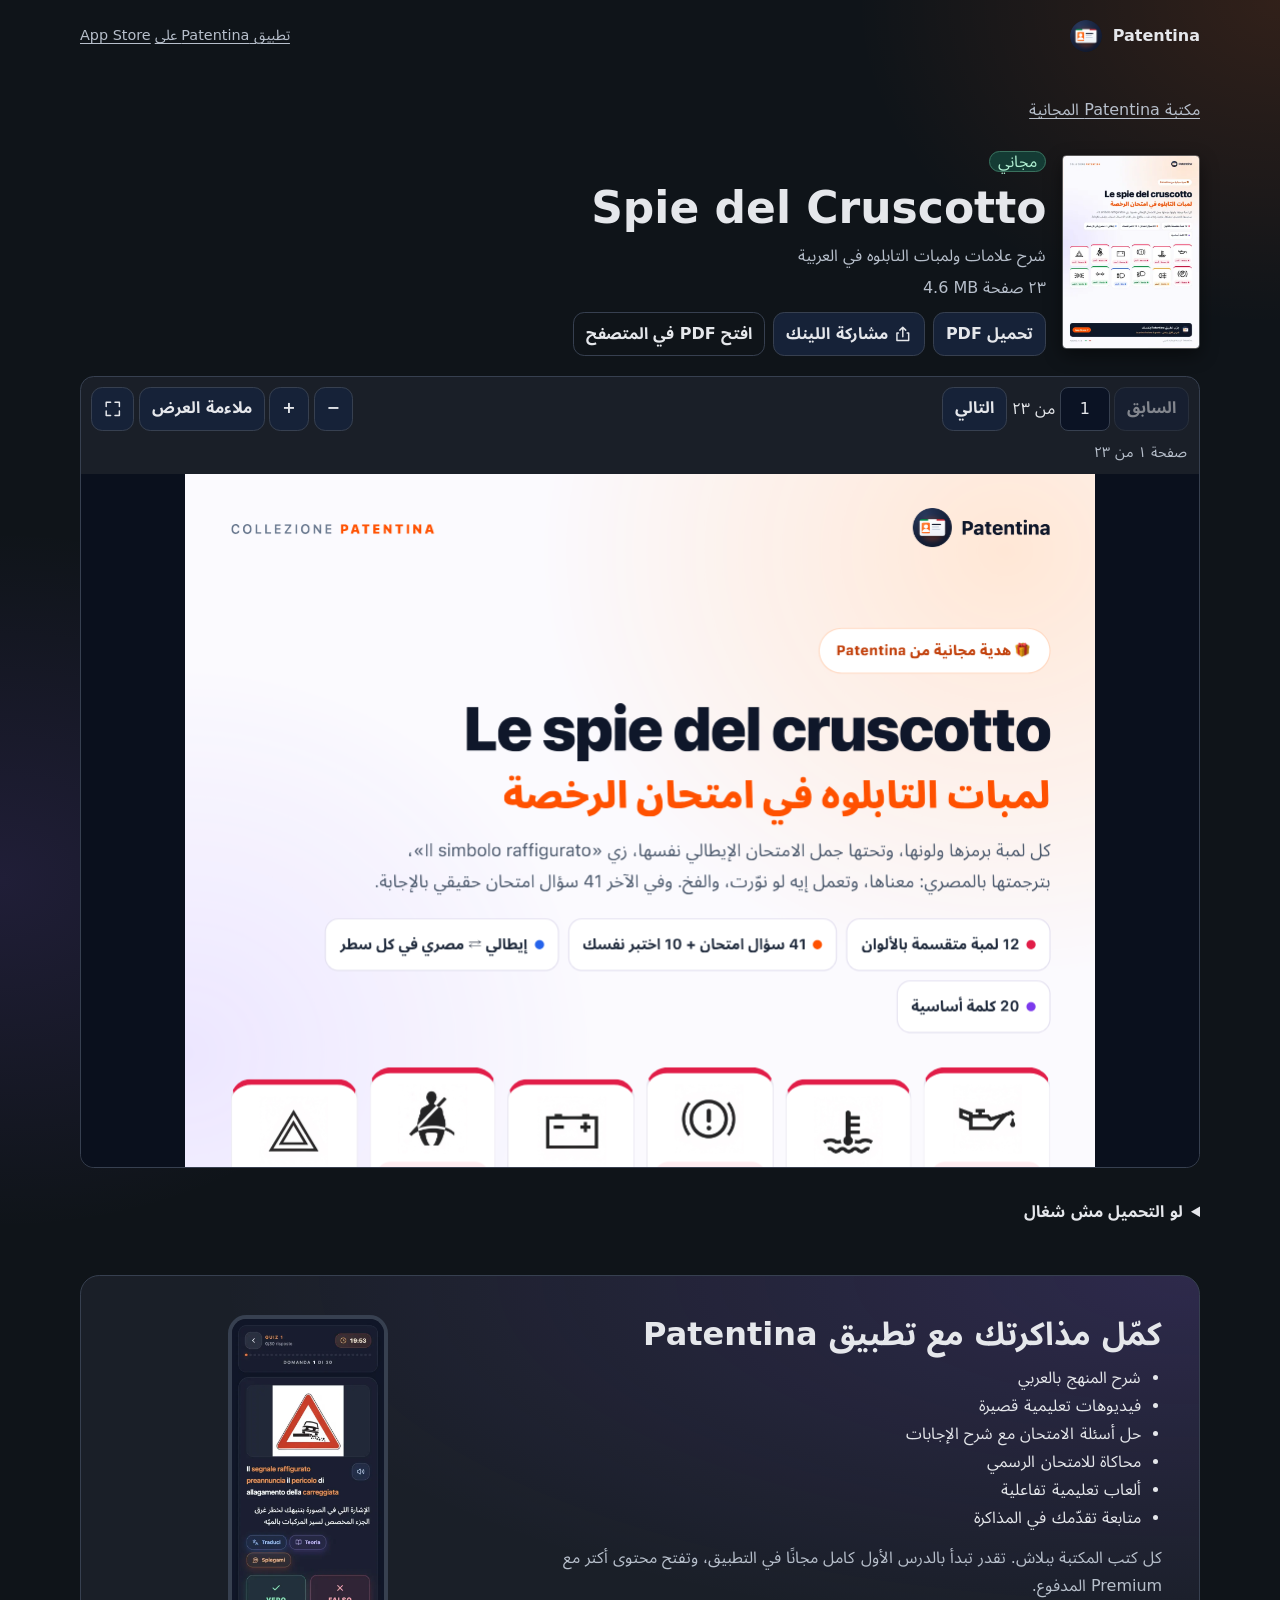
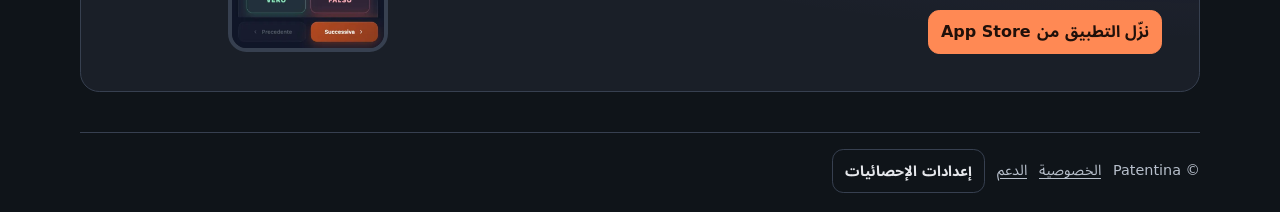
<file: library/spie-cruscotto/index.html>
<!doctype html>
<html lang="ar-EG" dir="rtl">
<head>
<meta charset="utf-8">
<meta name="viewport" content="width=device-width, initial-scale=1, viewport-fit=cover">
<meta name="theme-color" content="#0f1419">
<meta name="referrer" content="strict-origin">
<meta name="description" content="شرح علامات ولمبات التابلوه في العربية Spie del Cruscotto. Libro PDF gratuito per la patente B in arabo egiziano.">
<meta name="robots" content="index,follow,max-image-preview:large">
<title>Spie del Cruscotto | كتاب مجاني من Patentina</title>
<link rel="canonical" href="https://patentina.it/library/spie-cruscotto/">
<link rel="icon" href="/favicon.ico">
<link rel="stylesheet" href="/library/assets/library.css">
<meta property="og:type" content="book">
<meta property="og:locale" content="ar_EG">
<meta property="og:locale:alternate" content="it_IT">
<meta property="og:site_name" content="Patentina">
<meta property="og:title" content="Spie del Cruscotto | كتاب مجاني من Patentina">
<meta property="og:description" content="شرح علامات ولمبات التابلوه في العربية Spie del Cruscotto. Libro PDF gratuito per la patente B in arabo egiziano.">
<meta property="og:url" content="https://patentina.it/library/spie-cruscotto/">
<meta property="og:image" content="https://patentina.it/library/assets/covers/816994027d1992e5/spie-cruscotto.webp">
<meta name="twitter:card" content="summary_large_image">
<script type="application/ld+json">{"@context":"https://schema.org","@type":"Book","name":"Spie del Cruscotto","description":"شرح علامات ولمبات التابلوه في العربية","url":"https://patentina.it/library/spie-cruscotto/","image":"https://patentina.it/library/assets/covers/816994027d1992e5/spie-cruscotto.webp","inLanguage":["it","ar-EG"],"bookFormat":"https://schema.org/EBook","isAccessibleForFree":true,"numberOfPages":23,"publisher":{"@type":"Organization","name":"Patentina","url":"https://patentina.it"}}</script>
<script type="application/json" id="library-config">{"endpoint":"https://iqtdjkmtvyfmpiirvqnn.supabase.co/functions/v1/free-library","ogImage":"/library/assets/covers/d5b9e48517b4b3de/patentina-free-library.jpg"}</script>
<script type="module" src="/library/assets/library.mjs"></script>
<script type="module" src="/library/assets/reader.mjs"></script>
</head>
<body data-book="spie-cruscotto">
<a class="skip" href="#main">انطّ للمحتوى</a>
<header class="wrap top">
  <a class="brand" href="/library/"><img src="/library/assets/logo.png" width="32" height="32" alt=""><bdi lang="it">Patentina</bdi></a>
  <a class="top-link" href="https://apps.apple.com/it/app/patentina/id6827443573" data-store-fallback="https://patentina.it/download" data-event="app_cta">تطبيق Patentina على <bdi lang="en">App Store</bdi></a>
</header>
<main class="wrap" id="main"><nav class="crumb" aria-label="مكانك في الموقع"><a href="/library/">مكتبة Patentina المجانية</a></nav>
  <section class="detail">
    <img class="detail-image" src="/library/assets/covers/816994027d1992e5/spie-cruscotto.webp" width="440" height="623" alt="غلاف Spie del Cruscotto">
    <div><span class="free-label">مجاني</span><h1><bdi lang="it">Spie del Cruscotto</bdi></h1><p>شرح علامات ولمبات التابلوه في العربية</p><span class="size"><span>٢٣ صفحة</span> <bdi lang="en">4.6 MB</bdi></span>
    <div class="actions"><a class="btn" href="/library/assets/files/64a90e7a5a4dc424/Patentina-spie-cruscotto.pdf" download="Patentina-spie-cruscotto.pdf" data-attachment="/library/assets/files/64a90e7a5a4dc424/Patentina-spie-cruscotto.pdf" data-event="download_request">تحميل PDF</a><button hidden class="btn" type="button" data-share="/library/spie-cruscotto/" data-title="Spie del Cruscotto"><svg viewBox="0 0 24 24" fill="none" stroke="currentColor" stroke-width="2" stroke-linecap="round" stroke-linejoin="round" aria-hidden="true"><path d="M12 16V3m-4 4 4-4 4 4M6 11H4v10h16V11h-2"/></svg> مشاركة اللينك</button>
    <a class="btn btn-text" href="/library/assets/files/64a90e7a5a4dc424/Patentina-spie-cruscotto.pdf" target="_blank" rel="noopener" data-event="read_click">افتح PDF في المتصفح</a></div></div>
  </section>
  <section class="reader" id="reader" data-file="/library/assets/files/64a90e7a5a4dc424/Patentina-spie-cruscotto.pdf" aria-label="قارئ الكتاب">
    <div class="reader-tools" hidden>
      <div class="actions">
        <button type="button" class="btn" data-reader="prev">السابق</button>
        <label class="sr-only" for="page-number">رقم الصفحة</label><input id="page-number" inputmode="numeric" type="number" min="1" max="23" value="1">
        <span>من ٢٣</span>
        <button type="button" class="btn" data-reader="next">التالي</button>
      </div>
      <div class="actions">
        <button type="button" class="btn" data-reader="minus" aria-label="صغّر الصفحة">−</button>
        <button type="button" class="btn" data-reader="plus" aria-label="كبّر الصفحة">+</button>
        <button type="button" class="btn" data-reader="fit">ملاءمة العرض</button>
        <button type="button" class="btn" data-reader="fullscreen" aria-label="ملء الشاشة" hidden><svg viewBox="0 0 24 24" fill="none" stroke="currentColor" stroke-width="2" stroke-linecap="round" stroke-linejoin="round" aria-hidden="true"><path d="M9 3H3v6m12-6h6v6M9 21H3v-6m12 6h6v-6"/></svg></button>
      </div>
    </div>
    <div class="reader-status" role="status"></div>
    <div class="reader-error notice" hidden>حصلت مشكلة في فتح الكتاب. <button type="button" class="btn" data-reader="retry">جرّب تاني</button></div>
    <div class="reader-scroll"><div class="reader-sheet"></div></div>
  </section>
  <details class="help" id="download-help">
    <summary>لو التحميل مش شغال</summary>
    <p>افتح الصفحة في <bdi lang="en">Safari</bdi> أو <bdi lang="en">Chrome</bdi> وحمّل الكتاب بسهولة.</p>
    <ul>
      <li>من تيك توك أو إنستجرام أو فيسبوك، دوس على النقط التلاتة واختار «فتح في المتصفح» لو الاختيار موجود. لو مش ظاهر، انسخ اللينك وافتحه بنفسك.</li>
      <li><bdi lang="en">iPhone</bdi> لو الكتاب اتفتح للمعاينة، دوس على «مشاركة» وبعدين «حفظ في الملفات».</li>
      <li><bdi lang="en">Android</bdi> لو الكتاب اتفتح للمعاينة، دوس على زر التحميل أو اختار «تنزيل» من قايمة المتصفح. هتلاقيه في التنزيلات.</li>
    </ul>
    <button hidden class="btn" type="button" data-share="/library/spie-cruscotto/" data-title="Patentina"><svg viewBox="0 0 24 24" fill="none" stroke="currentColor" stroke-width="2" stroke-linecap="round" stroke-linejoin="round" aria-hidden="true"><path d="M12 16V3m-4 4 4-4 4 4M6 11H4v10h16V11h-2"/></svg> مشاركة اللينك</button>
  </details><section class="app" aria-labelledby="app-heading">
  <div><h2 id="app-heading">كمّل مذاكرتك مع تطبيق <bdi lang="it">Patentina</bdi></h2>
  <ul><li>شرح المنهج بالعربي</li><li>فيديوهات تعليمية قصيرة</li><li>حل أسئلة الامتحان مع شرح الإجابات</li>
  <li>محاكاة للامتحان الرسمي</li><li>ألعاب تعليمية تفاعلية</li><li>متابعة تقدّمك في المذاكرة</li></ul>
  <p>كل كتب المكتبة ببلاش. تقدر تبدأ بالدرس الأول كامل مجانًا في التطبيق، وتفتح محتوى أكتر مع <bdi lang="en">Premium</bdi> المدفوع.</p>
  <a class="btn btn-primary" href="https://apps.apple.com/it/app/patentina/id6827443573" data-store-fallback="https://patentina.it/download" data-event="app_cta">نزّل التطبيق من <bdi lang="en">App Store</bdi></a></div>
  <img src="/assets/screens/quiz.webp" width="323" height="700" alt="شاشة حل أسئلة الامتحان في تطبيق Patentina" loading="lazy" decoding="async">
</section></main>
<footer class="wrap foot">
  <span>© <bdi lang="it">Patentina</bdi></span>
  <a href="https://help.patentina.it/privacy.html">الخصوصية</a>
  <a href="mailto:support@patentina.it">الدعم</a>
  <button hidden class="btn btn-text" type="button" data-analytics>إعدادات الإحصائيات</button>
</footer>
<dialog id="share-dialog" aria-labelledby="share-title">
  <h2 id="share-title">شارك اللينك</h2>
  <label for="share-url">لينك المشاركة</label>
  <input id="share-url" readonly>
  <p id="share-status" role="status"></p>
  <div class="actions">
    <button class="btn btn-primary" type="button" data-copy>انسخ اللينك</button>
    <a class="btn" data-whatsapp target="_blank" rel="noopener noreferrer">واتساب</a>
    <form method="dialog"><button class="btn btn-text">قفل</button></form>
  </div>
</dialog>
<dialog id="analytics-dialog" aria-labelledby="analytics-title">
  <h2 id="analytics-title">إحصائيات المكتبة</h2>
  <p>لو وافقت، هنسجّل إحصائيات مجمّعة عن استخدام المكتبة، زي مصدر الزيارة والكتب اللي اتفتحت. تقدر تغيّر اختيارك في أي وقت.</p>
  <div class="actions"><button class="btn btn-primary" data-consent="yes">السماح بالإحصائيات</button>
  <button class="btn" data-consent="no">إيقاف الإحصائيات</button>
  <form method="dialog"><button class="btn btn-text">قفل</button></form></div>
</dialog>
</body>
</html>
</file>
<file: assets/landing.css>
@font-face {
  font-family: "Patentina Arabic";
  src: url("/assets/ar.woff2") format("woff2");
  font-weight: 100 900;
  font-display: swap;
  unicode-range: U+0600-06FF, U+0750-077F, U+FB50-FDFF, U+FE70-FEFF, U+200C-200F;
}

:root {
  color-scheme: dark;
  --bg: #0a101b;
  --ink: #fcf7f1;
  --muted: #b9c3d2;
  --soft: #9eaac0;
  --accent: #ffac75;
  --button: #ffb181;
  --button-ink: #201218;
  --line: #ffffff1c;
  --latin: "Avenir Next", system-ui, sans-serif;
  --arabic: "Patentina Arabic", "Geeza Pro", Tahoma, var(--latin);
}

* { box-sizing: border-box; }
[hidden] { display: none !important; }

html {
  -webkit-text-size-adjust: 100%;
  scroll-padding-block-start: 24px;
}

body {
  min-width: 0;
  margin: 0;
  background: var(--bg);
  color: var(--ink);
  font-family: var(--arabic);
  line-height: 1.75;
}

a { color: inherit; text-decoration: none; }
button, input { font: inherit; }
button { cursor: pointer; }
img { display: block; max-inline-size: 100%; block-size: auto; }
h1, h2, h3, p, dl, dd, figure { margin: 0; }
[lang="it"], [lang="en"] { font-family: var(--latin); }

:focus-visible {
  outline: 2px solid var(--accent);
  outline-offset: 4px;
}

.wrap {
  inline-size: min(100% - 2 * clamp(16px, 4vw, 48px), 1176px);
  margin-inline: auto;
}

.skip-link {
  position: fixed;
  inset-block-start: 10px;
  inset-inline-start: 10px;
  z-index: 2;
  padding: 8px 14px;
  translate: 0 -160%;
  border-radius: 8px;
  background: var(--button);
  color: var(--button-ink);
}

.skip-link:focus { translate: 0; }

.header,
.footer {
  display: flex;
  align-items: center;
  justify-content: space-between;
  gap: 12px 24px;
  flex-wrap: wrap;
}

.header {
  min-block-size: 76px;
  padding-block: calc(14px + env(safe-area-inset-top)) 14px;
  border-block-end: 1px solid var(--line);
}

.brand {
  display: inline-flex;
  align-items: center;
  gap: 9px;
  min-block-size: 44px;
  direction: ltr;
  font: 750 22px/1.1 var(--latin);
  letter-spacing: -.045em;
}

.brand img {
  flex: none;
  border-radius: 10px;
  box-shadow: 0 0 0 1px #ffffff24;
}

.header nav,
.footer nav {
  display: flex;
  flex-wrap: wrap;
  gap: 2px clamp(14px, 3vw, 34px);
  align-items: center;
}

.header nav a, .footer nav a {
  display: inline-flex;
  align-items: center;
  min-block-size: 44px;
  color: var(--muted);
  font-size: .875rem;
  font-weight: 600;
}

.header nav a:hover, .footer nav a:hover { color: var(--accent); }

.hero {
  position: relative;
  isolation: isolate;
  padding-block-start: clamp(43px, 6.2vw, 84px);
  text-align: center;
  overflow: clip;
  background:
    radial-gradient(ellipse 42% 65% at 50% 86%, #a453362d, transparent 92%),
    radial-gradient(ellipse 55% 70% at 50% 76%, #24395554, transparent 95%);
}

.hero-copy { position: relative; z-index: 1; }

.eyebrow {
  display: flex;
  flex-wrap: wrap;
  align-items: center;
  justify-content: center;
  column-gap: 10px;
  color: var(--soft);
  font-size: .875rem;
  font-weight: 650;
}

.eyebrow bdi {
  display: inline-block;
  padding: 5px 9px;
  border: 1px solid #ffac7540;
  border-radius: 6px;
  color: var(--accent);
  font-size: .6875rem;
  line-height: 1.2;
  letter-spacing: .04em;
}

h1, h2, h3 { line-height: 1.4; text-wrap: balance; }

.hero h1 {
  margin-block-start: 14px;
  font-size: clamp(2.125rem, 6.85vw, 5.15rem);
  font-weight: 850;
  line-height: 1.28;
}

.hero h1 span { color: var(--accent); }

.hero-description {
  max-inline-size: 37rem;
  margin: 20px auto 0;
  color: var(--muted);
  font-size: clamp(.9375rem, 1.8vw, 1.125rem);
  line-height: 1.9;
  text-wrap: pretty;
}

.download-actions {
  display: grid;
  justify-items: center;
  gap: 9px;
  margin-block-start: 25px;
}

.download-actions p {
  color: var(--muted);
  font-size: .8125rem;
  font-weight: 550;
}

.store-button {
  display: inline-flex;
  align-items: center;
  justify-content: center;
  gap: 13px;
  max-inline-size: 100%;
  padding: 12px 32px;
  min-block-size: 64px;
  border: 1px solid #ffd0b4;
  border-radius: 15px;
  background: linear-gradient(150deg, #ffc49e, #ffab76 72%);
  color: var(--button-ink);
  box-shadow: 0 10px 34px #ff90542b, inset 0 1px #ffe6d694;
  text-align: start;
  transition: background .16s ease, box-shadow .16s ease, translate .16s ease;
}

.store-button:hover {
  background: #ffcaab;
  box-shadow: 0 13px 38px #ff905449;
  translate: 0 -2px;
}

.store-button:active { translate: 0 1px; }
.store-button svg { inline-size: 31px; block-size: 31px; flex: none; }
.store-button small, .store-button strong { display: block; line-height: 1.14; }
.store-button small { font-size: .6875rem; font-weight: 650; }
.store-button strong { font-size: 1.4rem; font-weight: 750; }

.text-button {
  min-block-size: 44px;
  padding-inline: 12px;
  border: 0;
  background: transparent;
  color: var(--accent);
  font-size: .875rem;
  text-decoration: underline;
  text-underline-offset: 4px;
}

.hero-devices {
  position: relative;
  isolation: isolate;
  display: grid;
  grid-template-columns: repeat(3, minmax(0, 1fr));
  align-items: end;
  justify-items: center;
  inline-size: min(86vw, 694px);
  margin: clamp(27px, 4vw, 52px) auto 0;
  padding: 0 clamp(0px, 3vw, 36px) clamp(22px, 3.7vw, 48px);
}

.hero-orbit {
  position: absolute;
  z-index: -1;
  inset: 16% -17% 0;
  --dot: #f1b9a134;
  background: radial-gradient(circle, var(--dot) 1px, transparent 1.6px) 50% 50% / 19px 19px;
  mask-image: radial-gradient(ellipse at center, #000 10%, transparent 73%);
}

.device {
  position: relative;
  inline-size: 100%;
  padding: clamp(3px, .86vw, 8px);
  border: 1px solid #8491a4;
  border-radius: 14% / 6.6%;
  background: linear-gradient(151deg, #516079, #101825 42%, #38455a 100%);
  box-shadow: inset 0 0 0 1px #ffffff2b, 0 24px 42px -13px #02060be0;
}

.device img {
  inline-size: 100%;
  aspect-ratio: 540 / 1170;
  object-fit: cover;
  border-radius: 11% / 5.2%;
  background: #101827;
}

.device-center {
  z-index: 1;
  width: 113%;
  border-color: #f1ab80;
  background: linear-gradient(151deg, #c99b81, #262b39 37%, #7a5445 100%);
  box-shadow: inset 0 0 0 1px #ffffff36, 0 28px 60px -14px #000, 0 0 45px #ff986125;
}

.device-left { transform: translate(13%, 5%) rotate(-10deg); }
.device-right { transform: translate(-13%, 5%) rotate(10deg); }

.stats {
  position: relative;
  display: grid;
  grid-template-columns: repeat(3, minmax(0, 1fr));
  border: 1px solid var(--line);
  border-radius: 18px;
  background: #101827;
}

.stats div {
  display: flex;
  min-inline-size: 0;
  flex-direction: column-reverse;
  align-items: center;
  justify-content: center;
  padding: clamp(12px, 2.4vw, 27px) 7px;
  text-align: center;
}

.stats div + div { border-inline-start: 1px solid var(--line); }
.stats dt { color: var(--muted); font-size: clamp(.75rem, 1.45vw, .95rem); }
.stats dd {
  color: var(--accent);
  font-size: clamp(1.375rem, 5.1vw, 2.65rem);
  font-weight: 800;
  line-height: 1.4;
}

.features, .faq { padding-block-start: clamp(64px, 9vw, 120px); }
.section-heading { margin-block-end: clamp(20px, 4vw, 42px); }
.section-heading h2, .final h2 { font-size: clamp(1.625rem, 4.5vw, 2.9rem); font-weight: 800; }
.section-heading p { margin-block-start: 9px; color: var(--muted); }
.practice-heading { margin-block-start: clamp(56px, 7vw, 88px); }

.feature-grid {
  display: grid;
  grid-template-columns: repeat(3, minmax(0, 1fr));
  gap: clamp(14px, 2vw, 22px);
}

.feature {
  --feature-glow: #425f9a35;
  display: grid;
  grid-template-rows: auto 1fr;
  overflow: hidden;
  border: 1px solid var(--line);
  border-radius: 23px;
  background: radial-gradient(ellipse 105% 62% at 55% 100%, var(--feature-glow), transparent), #111927;
}

.feature-theory { --feature-glow: #7560d360; }
.feature-quiz { --feature-glow: #da784850; }
.feature-exam { --feature-glow: #426dc861; }
.feature-video { --feature-glow: #3866c95a; }
.feature-mistakes { --feature-glow: #bd476057; }
.feature-game { --feature-glow: #3f82604f; }

.feature-copy { padding: clamp(19px, 2.6vw, 32px); }
.feature-tag {
  display: inline-block;
  margin-block-end: 8px;
  color: var(--accent);
  font-size: .75rem;
  font-weight: 750;
  line-height: 1.35;
}

.feature h3 { font-size: clamp(1.22rem, 2.35vw, 1.65rem); font-weight: 800; }
.feature p {
  margin-block-start: 10px;
  color: var(--muted);
  font-size: .94rem;
  line-height: 1.85;
  text-wrap: pretty;
}

.feature-media {
  display: grid;
  align-items: end;
  justify-items: center;
  padding: 4px 18px clamp(16px, 3vw, 30px);
}

.feature-media .device { inline-size: min(100%, 174px); }
.practice-grid .feature-media .device { inline-size: min(100%, 151px); }

.faq { padding-block-end: clamp(58px, 8vw, 98px); }
.faq-list { max-inline-size: 54rem; border-block-start: 1px solid var(--line); }
details { border-block-end: 1px solid var(--line); }
summary {
  display: flex;
  align-items: center;
  justify-content: space-between;
  gap: 15px;
  min-block-size: 55px;
  padding: 13px 5px;
  list-style: none;
  cursor: pointer;
  font-size: 1rem;
  font-weight: 720;
}

summary::-webkit-details-marker { display: none; }
summary::after {
  flex: none;
  inline-size: .54rem;
  block-size: .54rem;
  margin-inline-end: 5px;
  border-block-end: 2px solid var(--accent);
  border-inline-end: 2px solid var(--accent);
  content: "";
  transform: translateY(-2px) rotate(45deg);
}

details[open] summary::after { transform: translateY(3px) rotate(225deg); }
details p { padding: 0 5px 18px; color: var(--muted); max-inline-size: 60ch; }

.final {
  display: grid;
  justify-content: center;
  justify-items: center;
  gap: 28px;
  padding: clamp(28px, 6vw, 66px) 18px;
  border: 1px solid #ffb58930;
  border-radius: 24px;
  background: radial-gradient(ellipse 95% 115% at 50% 110%, #603b35, transparent), #171d2b;
  text-align: center;
}

.download-qr { display: none; }
.download-qr img { box-sizing: content-box; padding: 7px; border-radius: 11px; background: white; }
.download-qr figcaption { margin-block-start: 7px; color: var(--muted); font-size: .75rem; }

.footer {
  margin-block-start: clamp(29px, 5vw, 60px);
  padding-block: 19px calc(25px + env(safe-area-inset-bottom));
  border-block-start: 1px solid var(--line);
}

.footer .brand { font-size: 18px; }
.footer p { max-inline-size: 100%; color: var(--soft); font-size: .75rem; overflow-wrap: anywhere; }

@media (max-width: 760px) {
  .feature-grid { grid-template-columns: 1fr; }
  .feature {
    grid-template: auto / minmax(0, 1fr) minmax(0, .72fr);
    align-items: center;
  }
  .feature-media { align-self: stretch; padding: 16px 8px 16px 14px; }
}

@media (max-width: 355px) {
  .header { gap: 1px 12px; }
  .header nav { column-gap: 12px; }
  .header nav a { font-size: .8rem; }
  .brand { font-size: 18px; }
  .brand img { inline-size: 30px; }
  .feature { grid-template: auto auto / 1fr; }
  .feature-media { padding-block-start: 0; }
}

@media (min-width: 800px) and (hover: hover) and (pointer: fine) {
  .final { grid-template-columns: auto auto; align-items: center; gap: clamp(48px, 8vw, 100px); }
  .download-qr { display: grid; justify-items: center; }
}

.store-dialog {
  inset: 0;
  inline-size: min(100% - 32px, 440px);
  max-block-size: calc(100% - 32px);
  padding: 25px;
  border: 1px solid var(--line);
  border-radius: 19px;
  background: #161f30;
  color: var(--ink);
}

.store-dialog::backdrop { background: #02050bbc; }
.store-dialog h2 { margin-inline-end: 40px; font-size: 1.4rem; }
.store-dialog p { margin-block-start: 9px; color: var(--muted); font-size: .94rem; }

.dialog-close {
  position: absolute;
  inset-block-start: 12px;
  inset-inline-end: 12px;
  inline-size: 44px;
  block-size: 44px;
  padding: 0;
  border: 0;
  border-radius: 50%;
  background: #ffffff12;
  color: var(--ink);
  font: 1.5rem var(--latin);
}

.store-dialog label {
  display: block;
  margin-block: 16px 4px;
  color: var(--muted);
  font-size: .8125rem;
}

.store-dialog input {
  inline-size: 100%;
  padding: 9px 10px;
  border: 1px solid var(--line);
  border-radius: 8px;
  background: #0a101b;
  color: var(--ink);
  font: 1rem var(--latin);
}

.dialog-actions { display: flex; flex-wrap: wrap; gap: 8px; margin-block-start: 13px; }
.button {
  display: inline-flex;
  align-items: center;
  justify-content: center;
  gap: 5px;
  min-block-size: 44px;
  padding: 8px 15px;
  border: 1px solid transparent;
  border-radius: 9px;
  background: var(--button);
  color: var(--button-ink);
  font-weight: 750;
  font-size: .875rem;
}

.button:hover { background: #ffcaab; }
.button-secondary { border-color: var(--line); background: #ffffff0b; color: var(--ink); }
.button-secondary:hover { background: #ffffff19; }
.copy-status:empty { margin: 0; }

.route-page {
  min-block-size: 70vh;
  display: grid;
  align-content: center;
  justify-items: center;
  gap: 15px;
  text-align: center;
}

@media (prefers-reduced-motion: reduce) {
  .store-button { transition: none; }
  .store-button:hover, .store-button:active { translate: 0; }
}
</file>
<file: library/assets/library.css>
:root{color-scheme:dark;--bg:#070d1a;--panel:#111b2d;--edge:#2a3850;--ink:#f6f3ee;--muted:#b1bdcf;--orange:#ff8a4f;--font:Patentina Arabic,Tahoma,system-ui,sans-serif;--latin:system-ui,-apple-system,sans-serif}
*,*::before,*::after{box-sizing:border-box}
html{-webkit-text-size-adjust:100%;scroll-padding-top:1rem}
body{margin:0;background:radial-gradient(ellipse 75% 30rem at 80% 4rem,#222034 0%,transparent 75%),var(--bg);color:var(--ink);font:1rem/1.75 var(--font)}
body,h1,h2,h3,p,figure{margin:0}
a{color:inherit;text-underline-offset:.2em}
button,input{font:inherit;color:inherit}
button{cursor:pointer}
img{display:block;max-width:100%;height:auto}
[hidden]{display:none!important}
bdi[lang=it],bdi[lang=en],.brand,.asset-size{font-family:var(--latin)}
:focus-visible{outline:3px solid #ffc8a9;outline-offset:4px}
.wrap{width:min(100% - 2rem,70rem);margin-inline:auto}
.top{min-height:4.5rem;display:flex;justify-content:space-between;align-items:center;gap:.6rem;padding-block-start:env(safe-area-inset-top)}
.brand{display:inline-flex;align-items:center;gap:.65rem;direction:ltr;font-weight:800;text-decoration:none}
.brand img{width:2rem;height:2rem;border-radius:50%}
.top-link{display:inline-flex;min-height:44px;align-items:center;gap:.25rem;color:var(--muted);font-size:.9rem}
.hero{display:grid;align-items:center;gap:2rem;padding-block:2.5rem 2.75rem}
.hero h1{font-size:clamp(2.15rem,7.5vw,4.2rem);font-weight:850;line-height:1.22;letter-spacing:-.02em;text-wrap:balance}
.hero h1 em{font-style:normal;color:var(--orange)}
.hero-description{max-width:34rem;margin-block-start:1rem;font-size:clamp(1.05rem,2.5vw,1.2rem);color:var(--muted)}
.actions{display:flex;gap:.5rem;flex-wrap:wrap;align-items:center}
.hero .actions{margin-block-start:1.15rem}
.btn{display:inline-flex;min-height:44px;align-items:center;justify-content:center;gap:.4rem;border:1px solid var(--edge);border-radius:.7rem;padding:.45rem .75rem;background:#162238;color:var(--ink);font-weight:700;text-align:center;text-decoration:none;line-height:1.4;transition:background .18s,border-color .18s}
.btn:hover{background:#233450;border-color:#546682}
.btn-primary{background:#ff8954;border-color:#ff8954;color:#20100a}
.btn-primary:hover{background:#ffad80;border-color:#ffad80}
.btn-text{background:transparent}
.btn:disabled{cursor:default;opacity:.52}
.book-stack{position:relative;direction:ltr;width:min(100%,24rem);height:clamp(10rem,40vw,18rem);margin-inline:auto;isolation:isolate}
.book-stack::before{content:"";position:absolute;inset:12% 3%;border-radius:50%;background:#e9805337;filter:blur(2.6rem);z-index:-1}
.book-stack img{position:absolute;top:5%;left:33%;width:37%;height:auto;border:1px solid #ffffff50;border-radius:.4rem;box-shadow:0 14px 28px #0007}
.book-stack img:first-child{transform:translateX(-68%) translateY(9%) rotate(-13deg)}
.book-stack img:nth-child(2){transform:translateX(65%) translateY(8%) rotate(14deg)}
.book-stack img:last-child{transform:rotate(-3deg)}
.section-head{display:flex;flex-wrap:wrap;align-items:end;justify-content:space-between;gap:.75rem;padding-block:1rem;border-block-start:1px solid var(--edge)}
h2{font-size:clamp(1.45rem,4vw,2rem);line-height:1.38}
.section-head p,.detail p,.steps p,.size{color:var(--muted)}
#books-heading + p{margin-block:.35rem .75rem}
.search{display:flex;width:min(100%,23rem);min-height:44px;align-items:center;border-radius:.65rem;border:1px solid var(--edge);background:#0f192b;padding-inline:.75rem;gap:.55rem}
.search input{min-width:0;width:100%;min-height:44px;border:0;background:transparent}
.search input::placeholder{color:var(--muted)}
.search svg,.btn svg{width:1.1em;height:1.1em;flex:none}
.grid{display:grid;grid-template-columns:repeat(auto-fit,minmax(min(100%,19.5rem),1fr));gap:.85rem}
.card{border:1px solid var(--edge);border-radius:1.05rem;background:linear-gradient(160deg,#172338 0%,#0e1728 80%);overflow:hidden;display:grid;grid-template-columns:32% 1fr;align-items:center;min-width:0}
.card-image{display:grid;place-items:center;padding:.55rem;background:radial-gradient(ellipse,#33516d8c,transparent 100%);align-self:stretch}
.card-image img,.detail-image{border-radius:.28rem;border:1px solid #ffffff48;box-shadow:0 6px 18px #0007}
.card-copy{padding:.75rem;min-width:0}
.card-meta{display:flex;justify-content:space-between;align-items:center;gap:.4rem;font-size:.82rem;font-weight:700}
.number{color:var(--muted);font-variant-numeric:tabular-nums}
.free-label{border:1px solid #3a705d;background:#143b34;color:#b0efd2;border-radius:999px;padding:.02rem .52rem}
.card h3{margin-block:.35rem .12rem;font-size:1.12rem;line-height:1.35}
.card h3 a{text-decoration:none}
.card h3 a:hover{text-decoration:underline}
.card p{font-size:.875rem;color:var(--muted)}
.card .size{display:flex;align-items:center;flex-wrap:wrap;gap:.2rem .5rem;font-size:.79rem;margin-block:.25rem .55rem}
.card .actions .btn{flex:1 0 auto;font-size:.84rem;padding-inline:.48rem}
.card .share-mini{display:grid;place-items:center;min-width:44px;flex:0 0 44px!important}
.notice{margin-block:.75rem;padding:1rem;border:1px solid var(--edge);border-radius:.8rem;background:#111c2e}
.help{margin-block:1.4rem 2rem;color:var(--muted)}
.help summary{min-height:44px;width:fit-content;padding-block:.45rem;cursor:pointer;color:var(--ink);font-weight:700}
.help li{margin-block:.3rem}
.app{display:grid;gap:1rem;align-items:center;border:1px solid var(--edge);border-radius:1.2rem;padding:clamp(1rem,4vw,2.3rem);background:radial-gradient(ellipse at top right,#4d292a66,transparent 62%),var(--panel);margin-block:2.5rem}
.app img{width:min(100%,10rem);margin-inline:auto;border:4px solid var(--edge);border-radius:1.15rem}
.app ul{padding-inline-start:1.35rem;margin-block:.45rem .8rem}
.app p{color:var(--muted);margin-block:.6rem}
.foot{border-block-start:1px solid var(--edge);padding-block:1rem calc(1.2rem + env(safe-area-inset-bottom));display:flex;align-items:center;gap:.75rem;flex-wrap:wrap;color:var(--muted);font-size:.9rem}
.foot a,.foot button{display:inline-flex;align-items:center;min-height:44px}
dialog{width:min(100% - 2rem,30rem);color:var(--ink);background:var(--panel);border:1px solid var(--edge);border-radius:1rem;padding:1.25rem}
dialog::backdrop{background:#060914d7}
dialog input{width:100%;direction:ltr;padding:.4rem;background:#091223;border:1px solid var(--edge);border-radius:.4rem;margin-block:.6rem}
dialog p{margin-block:.3rem .75rem}
.sr-only,.skip:not(:focus){position:absolute;width:1px;height:1px;overflow:hidden;clip-path:inset(50%);white-space:nowrap}
.skip:focus{position:absolute;z-index:2;inset-inline-start:1rem;top:1rem;background:var(--panel);padding:.5rem}
.crumb{padding-block:1rem;color:var(--muted)}
.crumb a{display:inline-flex;align-items:center;min-height:44px}
.detail{display:grid;grid-template-columns:minmax(0,7rem) minmax(0,1fr);gap:1rem;align-items:center}
.detail h1{font:800 clamp(1.4rem,5vw,2.75rem)/1.2 var(--latin);margin-block:.4rem;overflow-wrap:anywhere}
.detail p{margin-block:.25rem}
.detail .actions{margin-block-start:.65rem}
.reader{margin-block:1.25rem;border:1px solid var(--edge);border-radius:.85rem;background:var(--panel);overflow:hidden}
.reader:fullscreen{display:flex;flex-direction:column;border:0;border-radius:0}
.reader:fullscreen .reader-scroll{flex:1;max-height:none}
.reader-tools{display:flex;flex-wrap:wrap;align-items:center;justify-content:space-between;gap:.55rem;padding:.6rem}
.reader-tools .actions{gap:.3rem}
.reader-tools .btn svg{width:1.1rem;height:1.1rem}
.reader-tools input{width:3.1rem;min-height:44px;text-align:center;appearance:textfield;background:#0b1324;border:1px solid var(--edge);border-radius:.5rem}
.reader-tools input::-webkit-inner-spin-button,.reader-tools input::-webkit-outer-spin-button{-webkit-appearance:none;margin:0}
.reader-scroll{overflow:auto;max-height:77vh;min-height:2px;background:#0a101d;direction:ltr}
.reader-sheet{position:relative;margin:0 auto;background:white;color:#222}
.reader-sheet canvas{display:block}
.reader-links{position:absolute;inset:0}
.reader-links a{position:absolute;display:block}
.reader-links a:focus-visible{outline-color:#164bc5;outline-offset:1px;background:#2a74ff36}
.reader-status{padding-inline:.75rem;color:var(--muted);font-size:.9rem}
.reader-status:not(:empty){padding-block-end:.55rem}
@media(min-width:43rem){.hero{grid-template-columns:1.15fr 1fr;padding-block:3.3rem}.card-copy{padding:.85rem}.app{grid-template-columns:1.7fr 1fr}.detail{grid-template-columns:8.6rem 1fr}}
@media(max-width:23rem){.wrap{width:calc(100% - 1.2rem)}.card{grid-template-columns:30% 1fr}.card-copy{padding:.55rem}.detail{grid-template-columns:5rem 1fr}}
@media(prefers-reduced-motion:reduce){*,*::before,*::after{animation:none!important;transition:none!important;scroll-behavior:auto!important}}

/* Preserve the existing PDF site's charcoal, orange, purple and cover fan treatment. */
@font-face{font-family:Patentina Arabic;src:url(./noto-arabic.woff2) format("woff2");font-weight:100 900;font-display:swap;unicode-range:U+0600-06FF,U+0750-077F,U+FB50-FDFF,U+FE70-FEFF,U+200C-200F}
:root{--bg:#0f1419;--panel:#1a1f28;--edge:#374050;--ink:#e5e7eb;--muted:#b7bfcb;--orange:#ff8a3d}
body{background:radial-gradient(ellipse 34rem 26rem at right top,#ff6a1e25,transparent 78%),radial-gradient(ellipse 36rem 28rem at left 55rem,#8b5cf623,transparent 78%),var(--bg)}
.hero h1 em{color:#ff9e64}
.card{background:linear-gradient(180deg,#262d38,#1a1f28);border-radius:1.25rem}
.card-image{background:radial-gradient(ellipse,#7853aa3b,transparent 90%)}
.card-image img,.book-stack img{border-radius:.65rem}
.card .size{color:#cfbfff}
.app{background:radial-gradient(ellipse at top right,#8b5cf62c,transparent 62%),var(--panel)}
</file>
